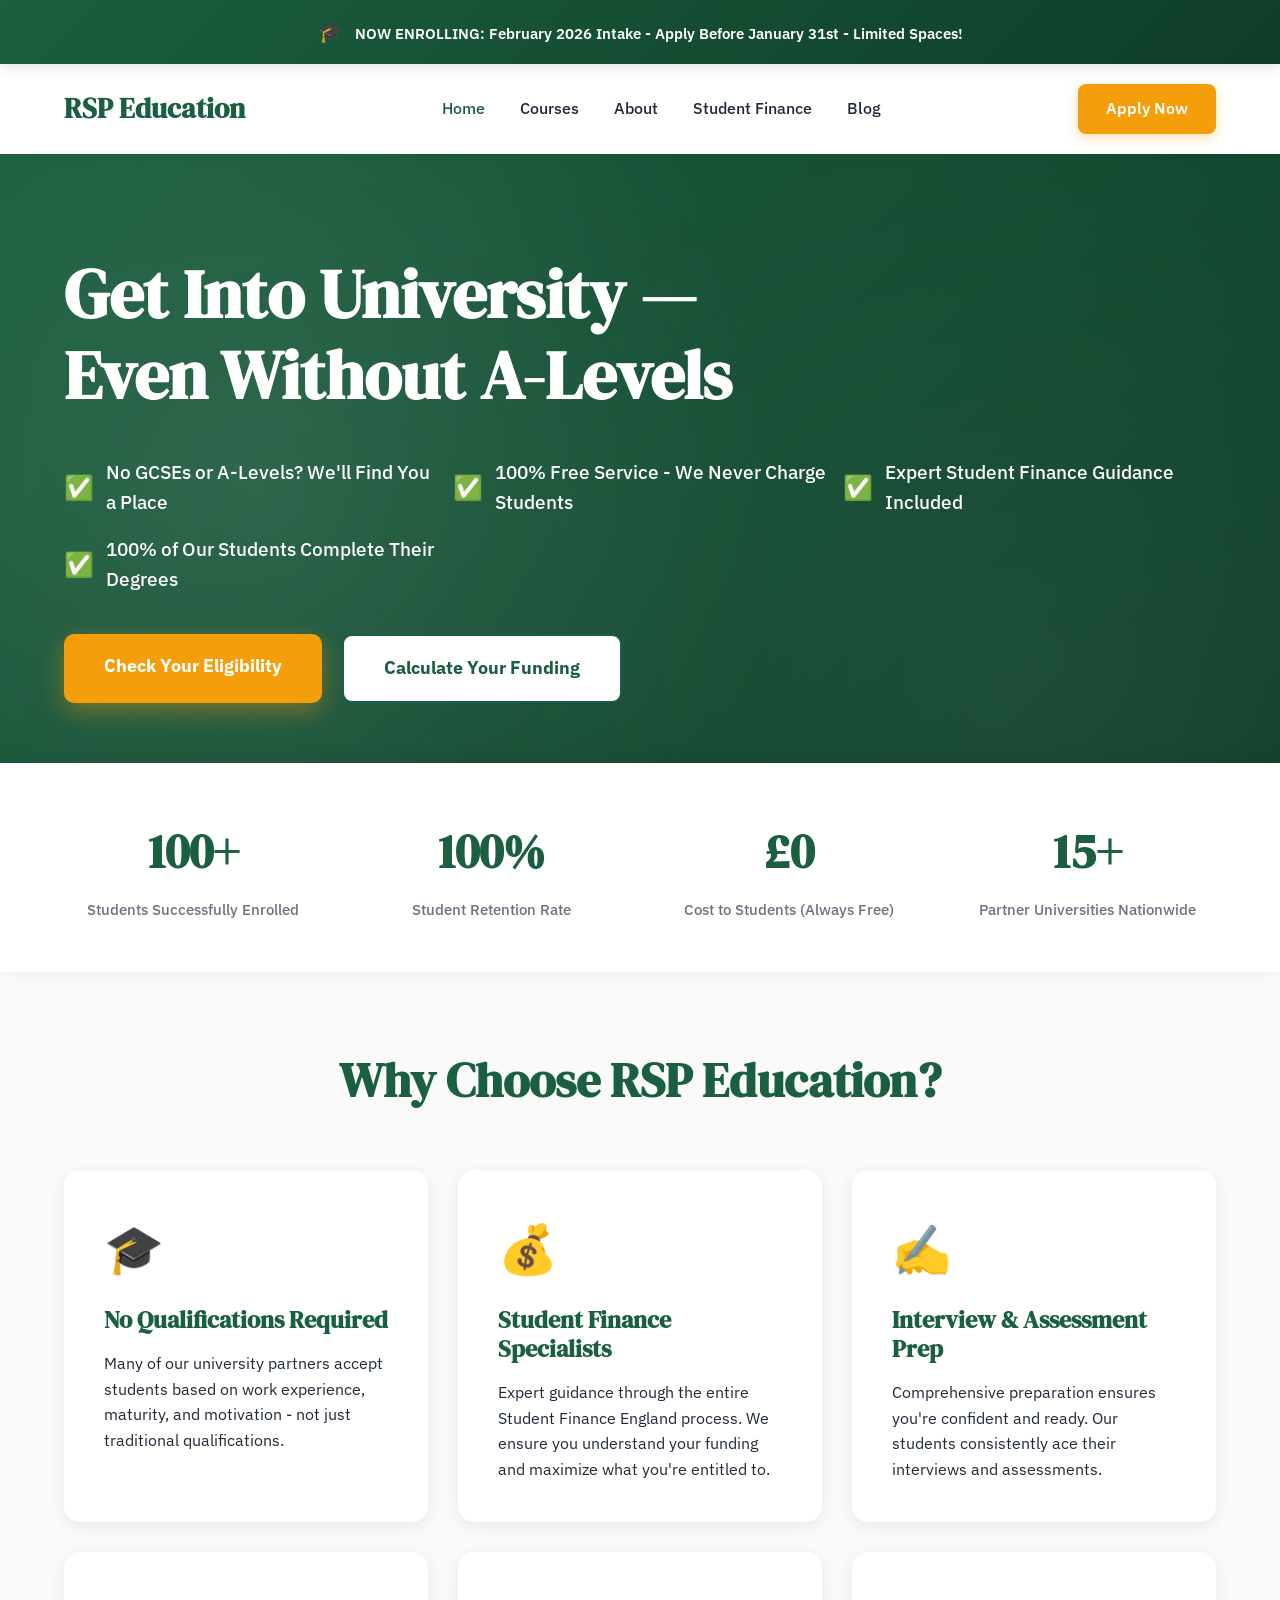
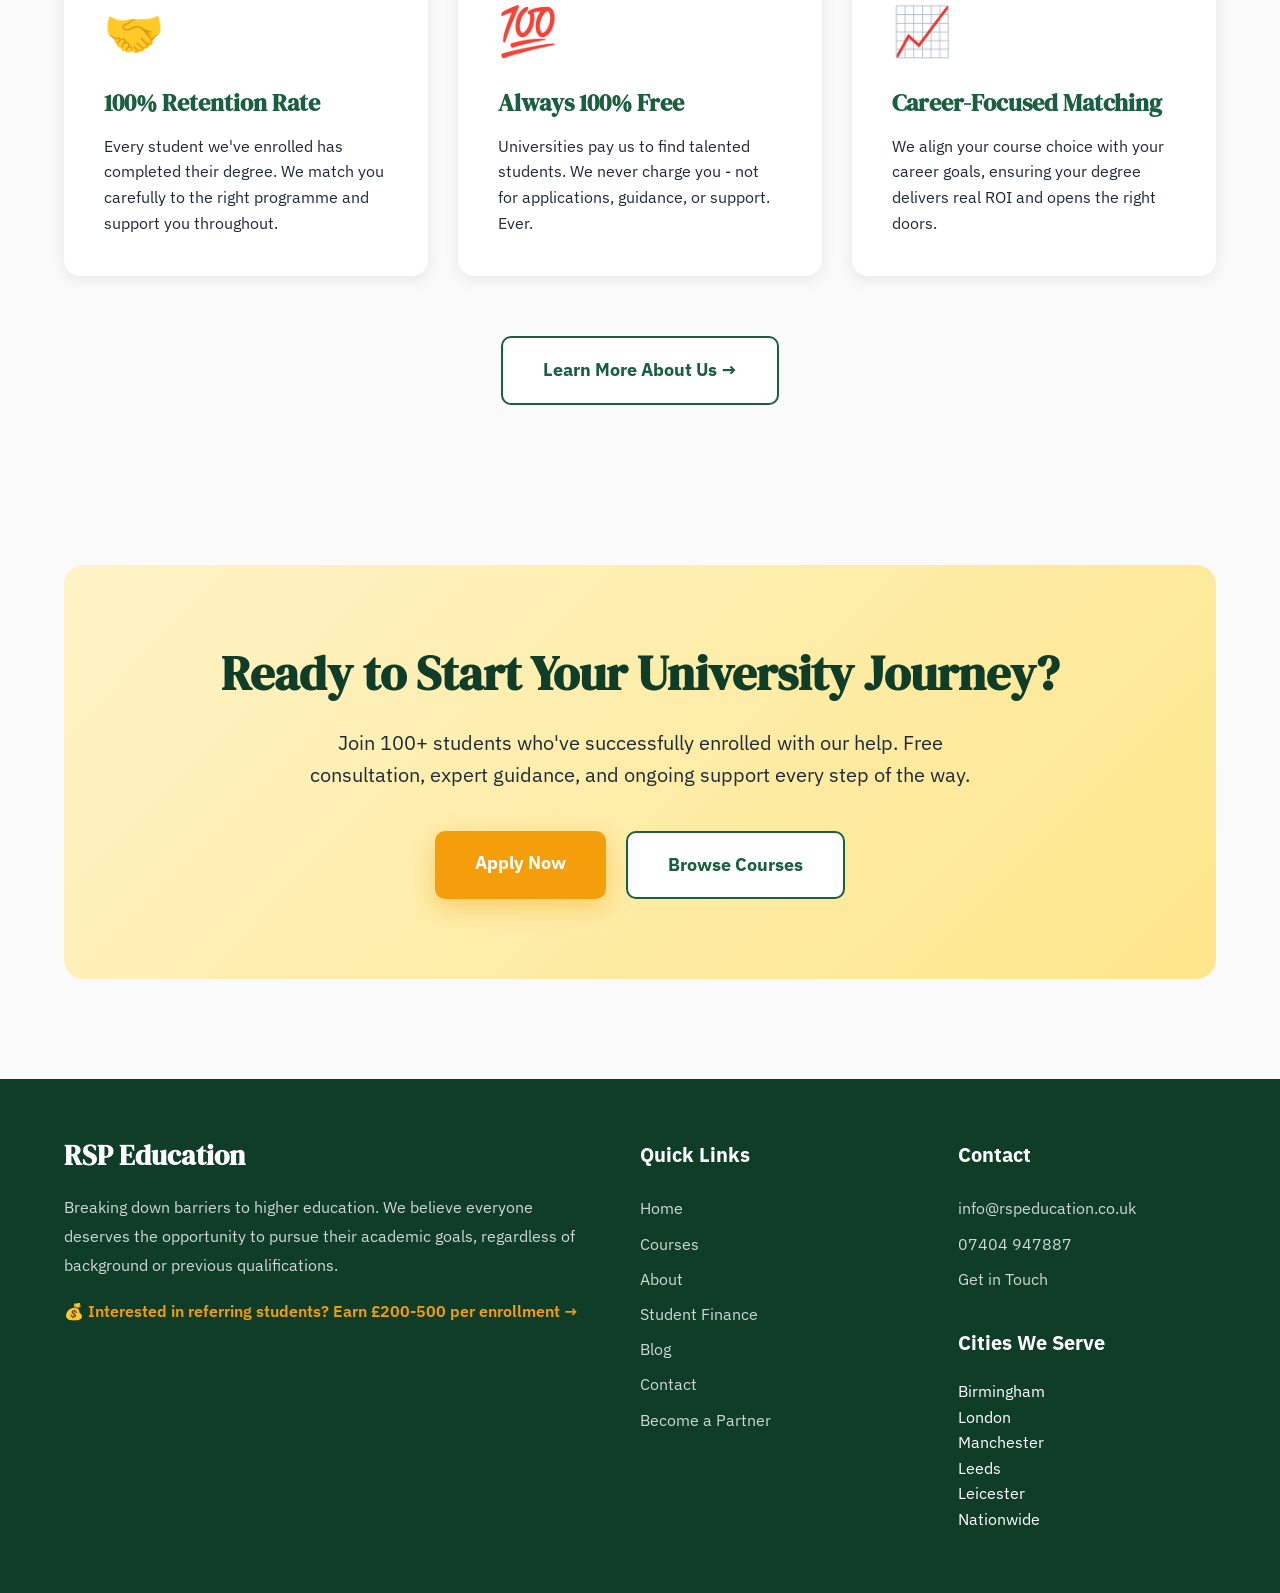
<file: index.html>
<!DOCTYPE html>
<html lang="en">
<head>
    <meta charset="UTF-8">
    <meta name="viewport" content="width=device-width, initial-scale=1.0">
    <title>RSP Education | Get Into University Without A-Levels | 100% Free Service</title>
    <meta name="description" content="No GCSEs or A-Levels? No problem. Free university application support, expert Student Finance guidance & interview prep. 100+ students enrolled. 100% retention rate.">
    
    <link rel="preconnect" href="https://fonts.googleapis.com">
    <link rel="preconnect" href="https://fonts.gstatic.com" crossorigin>
    <link href="https://fonts.googleapis.com/css2?family=DM+Serif+Display:ital@0;1&family=IBM+Plex+Sans:wght@400;500;600;700&display=swap" rel="stylesheet">
    <link rel="stylesheet" href="css/style.css">
    
    <style>
        /* Hero Section */
        .hero {
            background: linear-gradient(135deg, var(--primary) 0%, var(--primary-dark) 100%);
            color: white;
            padding: 100px 5% 120px;
            position: relative;
            overflow: hidden;
        }
        
        .hero::before {
            content: '';
            position: absolute;
            top: 0;
            left: 0;
            right: 0;
            bottom: 0;
            background: 
                radial-gradient(circle at 20% 50%, rgba(255,255,255,0.1) 0%, transparent 50%),
                radial-gradient(circle at 80% 80%, rgba(255,255,255,0.05) 0%, transparent 50%);
            pointer-events: none;
        }
        
        .hero-content {
            max-width: 1400px;
            margin: 0 auto;
            position: relative;
            z-index: 1;
        }
        
        .hero h1 {
            font-size: 68px;
            margin-bottom: 24px;
        }
        
        .hero-checklist {
            display: grid;
            grid-template-columns: repeat(auto-fit, minmax(300px, 1fr));
            gap: 16px;
            margin: 40px 0;
        }
        
        .hero-checklist li {
            display: flex;
            align-items: center;
            gap: 12px;
            font-size: 19px;
            font-weight: 500;
        }
        
        .hero-checklist li::before {
            content: '✅';
            font-size: 24px;
        }
        
        .hero-cta {
            display: flex;
            gap: 20px;
            margin-top: 40px;
            flex-wrap: wrap;
        }
        
        /* Stats Bar */
        .stats-bar {
            background: white;
            padding: 50px 5%;
            box-shadow: 0 -4px 20px rgba(0,0,0,0.08);
            margin-top: -60px;
            position: relative;
            z-index: 10;
        }
        
        .stats-container {
            max-width: 1400px;
            margin: 0 auto;
            display: grid;
            grid-template-columns: repeat(auto-fit, minmax(200px, 1fr));
            gap: 40px;
            text-align: center;
        }
        
        .stat-number {
            font-size: 48px;
            font-weight: 700;
            color: var(--primary);
            font-family: 'DM Serif Display', serif;
            margin-bottom: 8px;
        }
        
        .stat-label {
            color: var(--text-light);
            font-weight: 500;
            font-size: 15px;
        }
        
        /* Value Props */
        .value-props {
            display: grid;
            grid-template-columns: repeat(auto-fit, minmax(320px, 1fr));
            gap: 30px;
            margin: 60px 0;
        }
        
        .value-card {
            background: white;
            padding: 40px;
            border-radius: 16px;
            box-shadow: 0 4px 16px rgba(0,0,0,0.08);
            transition: all 0.3s;
        }
        
        .value-card:hover {
            transform: translateY(-8px);
            box-shadow: 0 12px 32px rgba(0,0,0,0.12);
        }
        
        .value-icon {
            font-size: 48px;
            margin-bottom: 20px;
        }
        
        .value-card h3 {
            font-size: 24px;
            margin-bottom: 16px;
            color: var(--primary);
        }
        
        /* CTA Section */
        .cta-section {
            background: linear-gradient(135deg, #fef3c7 0%, #fde68a 100%);
            padding: 80px 5%;
            text-align: center;
            border-radius: 20px;
            margin: 80px 5%;
        }
        
        .cta-section h2 {
            font-size: 48px;
            color: var(--primary-dark);
            margin-bottom: 24px;
        }
        
        .cta-section p {
            font-size: 20px;
            margin-bottom: 40px;
            max-width: 700px;
            margin-left: auto;
            margin-right: auto;
        }
        
        @media (max-width: 768px) {
            .hero h1 {
                font-size: 42px;
            }
            
            .hero-checklist {
                grid-template-columns: 1fr;
            }
            
            .stats-container {
                grid-template-columns: 1fr 1fr;
            }
        }
    </style>
</head>
<body>
    <!-- Urgent Banner -->
    <div class="urgent-banner">
        <span>🎓</span> NOW ENROLLING: February 2026 Intake - Apply Before January 31st - Limited Spaces!
    </div>
    
    <!-- Header -->
    <header>
        <nav>
            <a href="index.html" class="logo">RSP Education</a>
            <ul class="nav-links">
                <li><a href="index.html" class="active">Home</a></li>
                <li><a href="courses.html">Courses</a></li>
                <li><a href="about.html">About</a></li>
                <li><a href="student-finance.html">Student Finance</a></li>
                <li><a href="blog.html">Blog</a></li>
            </ul>
            <a href="contact.html" class="cta-btn-header">Apply Now</a>
        </nav>
    </header>
    
    <!-- Hero Section -->
    <section class="hero">
        <div class="hero-content">
            <h1>Get Into University —<br>Even Without A-Levels</h1>
            <ul class="hero-checklist">
                <li>No GCSEs or A-Levels? We'll Find You a Place</li>
                <li>100% Free Service - We Never Charge Students</li>
                <li>Expert Student Finance Guidance Included</li>
                <li>100% of Our Students Complete Their Degrees</li>
            </ul>
            <div class="hero-cta">
                <a href="contact.html" class="btn-primary">Check Your Eligibility</a>
                <a href="student-finance.html" class="btn-secondary">Calculate Your Funding</a>
            </div>
        </div>
    </section>
    
    <!-- Stats Bar -->
    <div class="stats-bar">
        <div class="stats-container">
            <div class="stat">
                <div class="stat-number">100+</div>
                <div class="stat-label">Students Successfully Enrolled</div>
            </div>
            <div class="stat">
                <div class="stat-number">100%</div>
                <div class="stat-label">Student Retention Rate</div>
            </div>
            <div class="stat">
                <div class="stat-number">£0</div>
                <div class="stat-label">Cost to Students (Always Free)</div>
            </div>
            <div class="stat">
                <div class="stat-number">15+</div>
                <div class="stat-label">Partner Universities Nationwide</div>
            </div>
        </div>
    </div>
    
    <!-- Value Props -->
    <div class="container">
        <h2 class="section-title">Why Choose RSP Education?</h2>
        <div class="value-props">
            <div class="value-card">
                <div class="value-icon">🎓</div>
                <h3>No Qualifications Required</h3>
                <p>Many of our university partners accept students based on work experience, maturity, and motivation - not just traditional qualifications.</p>
            </div>
            
            <div class="value-card">
                <div class="value-icon">💰</div>
                <h3>Student Finance Specialists</h3>
                <p>Expert guidance through the entire Student Finance England process. We ensure you understand your funding and maximize what you're entitled to.</p>
            </div>
            
            <div class="value-card">
                <div class="value-icon">✍️</div>
                <h3>Interview & Assessment Prep</h3>
                <p>Comprehensive preparation ensures you're confident and ready. Our students consistently ace their interviews and assessments.</p>
            </div>
            
            <div class="value-card">
                <div class="value-icon">🤝</div>
                <h3>100% Retention Rate</h3>
                <p>Every student we've enrolled has completed their degree. We match you carefully to the right programme and support you throughout.</p>
            </div>
            
            <div class="value-card">
                <div class="value-icon">💯</div>
                <h3>Always 100% Free</h3>
                <p>Universities pay us to find talented students. We never charge you - not for applications, guidance, or support. Ever.</p>
            </div>
            
            <div class="value-card">
                <div class="value-icon">📈</div>
                <h3>Career-Focused Matching</h3>
                <p>We align your course choice with your career goals, ensuring your degree delivers real ROI and opens the right doors.</p>
            </div>
        </div>
        
        <div style="text-align: center; margin-top: 60px;">
            <a href="about.html" class="btn-secondary">Learn More About Us →</a>
        </div>
    </div>
    
    <!-- CTA Section -->
    <div class="cta-section">
        <h2>Ready to Start Your University Journey?</h2>
        <p>Join 100+ students who've successfully enrolled with our help. Free consultation, expert guidance, and ongoing support every step of the way.</p>
        <div style="display: flex; gap: 20px; justify-content: center; flex-wrap: wrap;">
            <a href="contact.html" class="btn-primary">Apply Now</a>
            <a href="courses.html" class="btn-secondary">Browse Courses</a>
        </div>
    </div>
    
    <!-- Footer -->
    <footer>
        <div class="footer-content">
            <div class="footer-about">
                <h3>RSP Education</h3>
                <p style="line-height: 1.8; opacity: 0.8;">
                    Breaking down barriers to higher education. We believe everyone deserves the opportunity 
                    to pursue their academic goals, regardless of background or previous qualifications.
                </p>
                <p style="margin-top: 20px; font-weight: 600;">
                    💰 <a href="referral-partners.html" style="color: var(--accent); text-decoration: none;">Interested in referring students? Earn £200-500 per enrollment →</a>
                </p>
            </div>
            
            <div class="footer-links">
                <h4>Quick Links</h4>
                <ul>
                    <li><a href="index.html">Home</a></li>
                    <li><a href="courses.html">Courses</a></li>
                    <li><a href="about.html">About</a></li>
                    <li><a href="student-finance.html">Student Finance</a></li>
                    <li><a href="blog.html">Blog</a></li>
                    <li><a href="contact.html">Contact</a></li>
                    <li><a href="referral-partners.html">Become a Partner</a></li>
                </ul>
            </div>
            
            <div class="footer-links">
                <h4>Contact</h4>
                <ul>
                    <li><a href="mailto:info@rspeducation.co.uk">info@rspeducation.co.uk</a></li>
                    <li><a href="tel:+447404947887">07404 947887</a></li>
                    <li><a href="contact.html">Get in Touch</a></li>
                </ul>
                <h4 style="margin-top: 30px;">Cities We Serve</h4>
                <ul>
                    <li>Birmingham</li>
                    <li>London</li>
                    <li>Manchester</li>
                    <li>Leeds</li>
                    <li>Leicester</li>
                    <li>Nationwide</li>
                </ul>
            </div>
        </div>
</file>
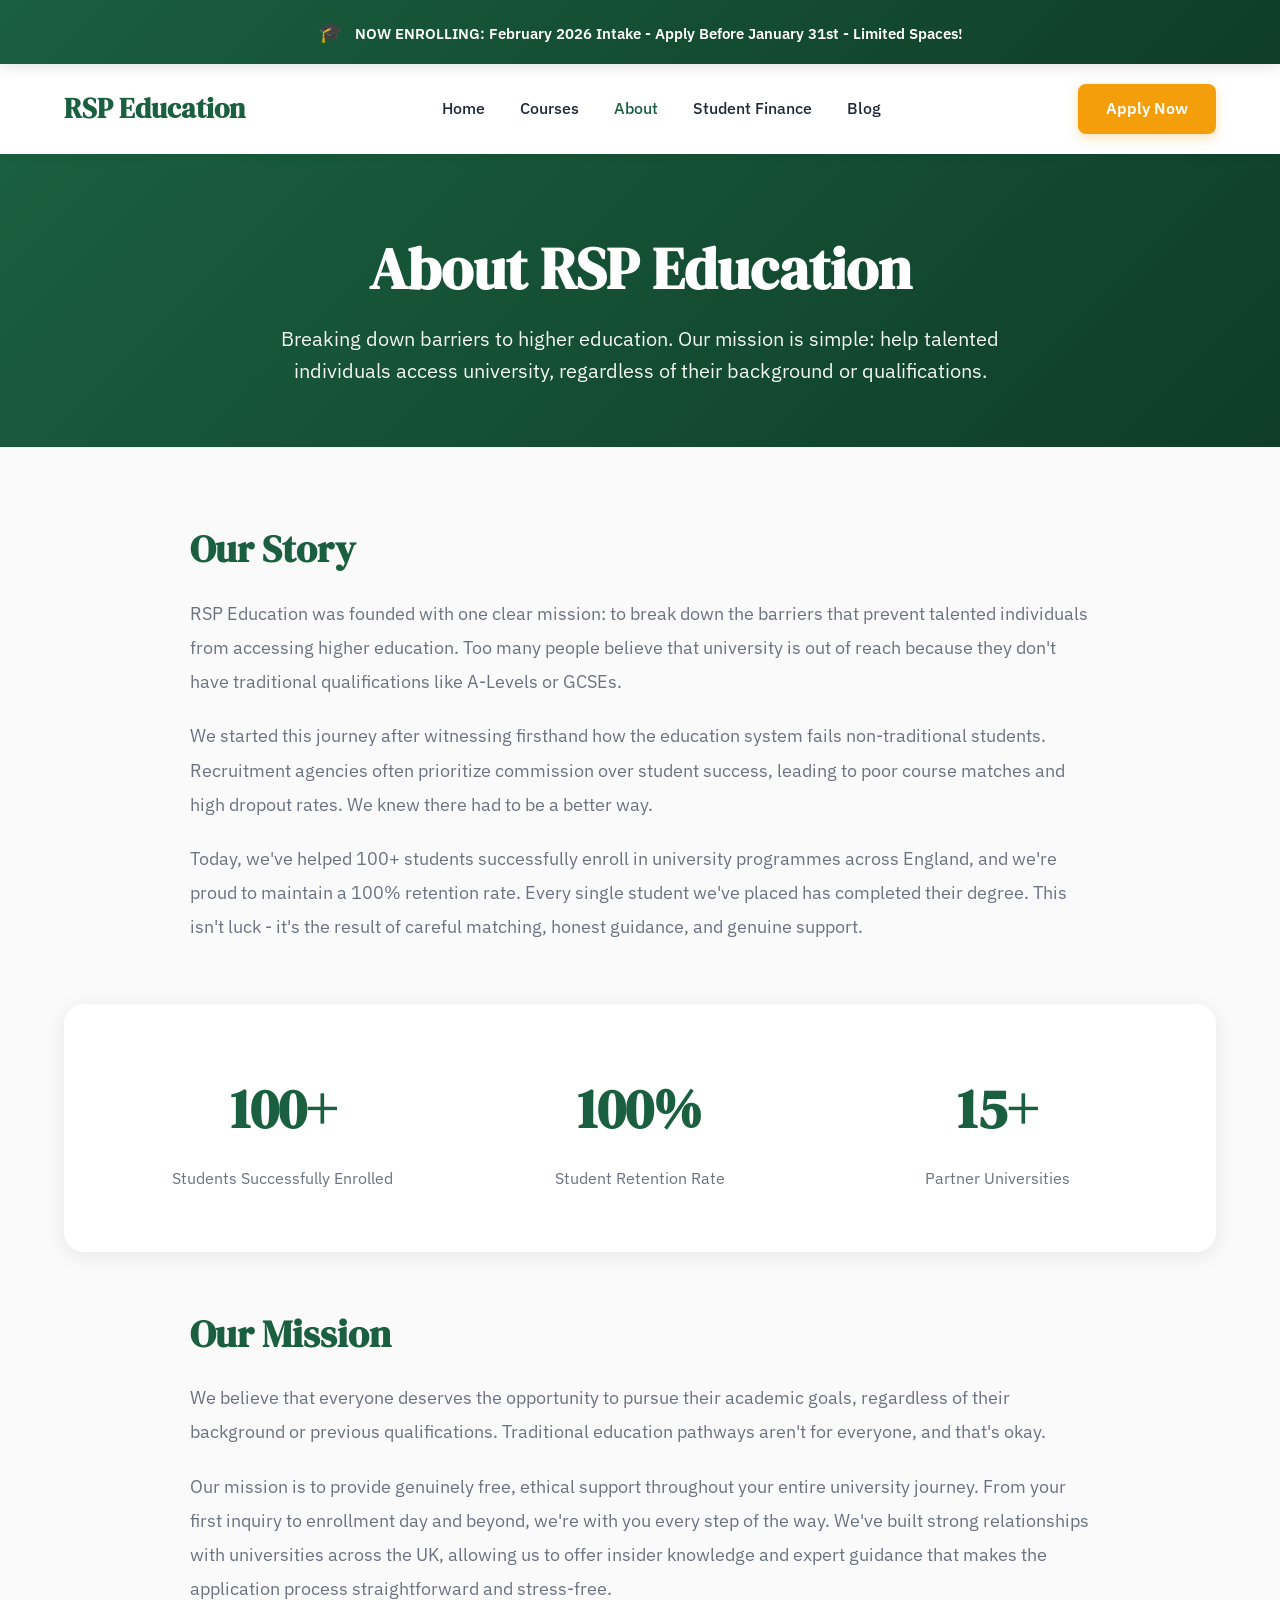
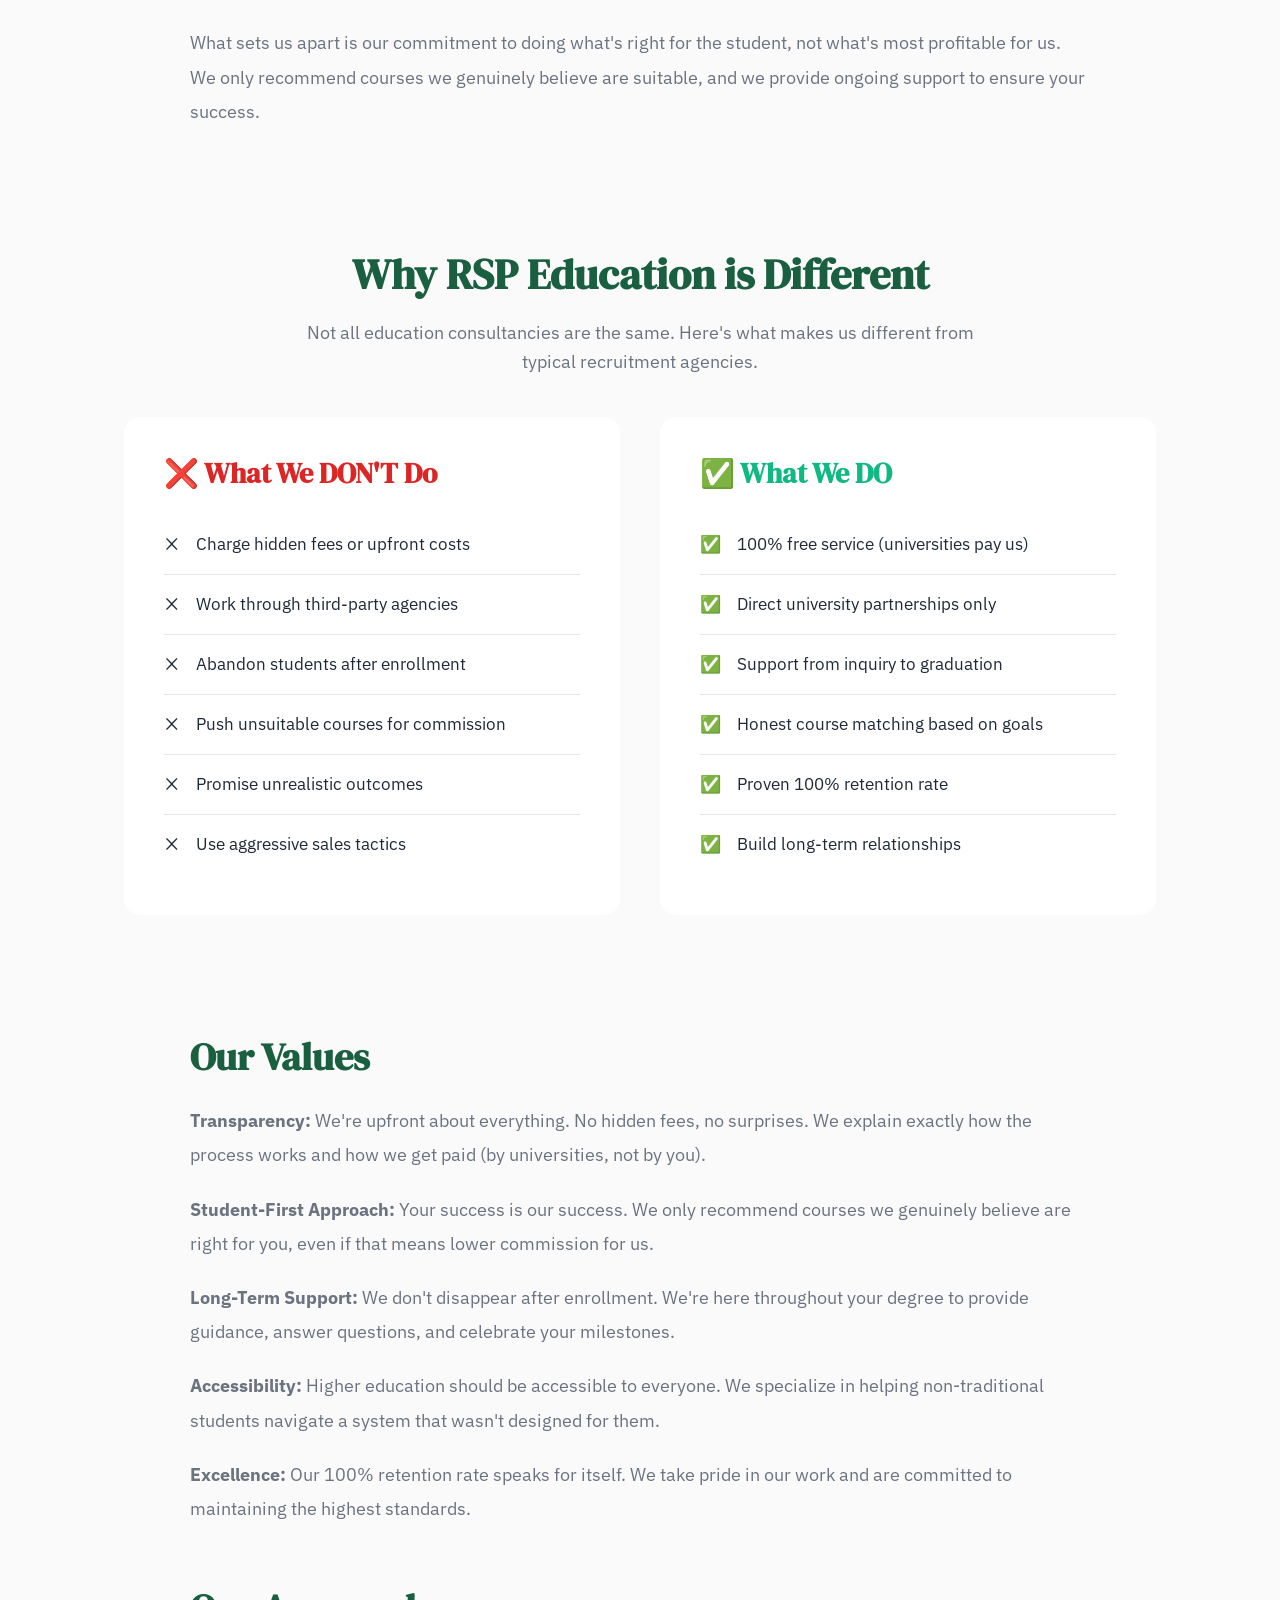
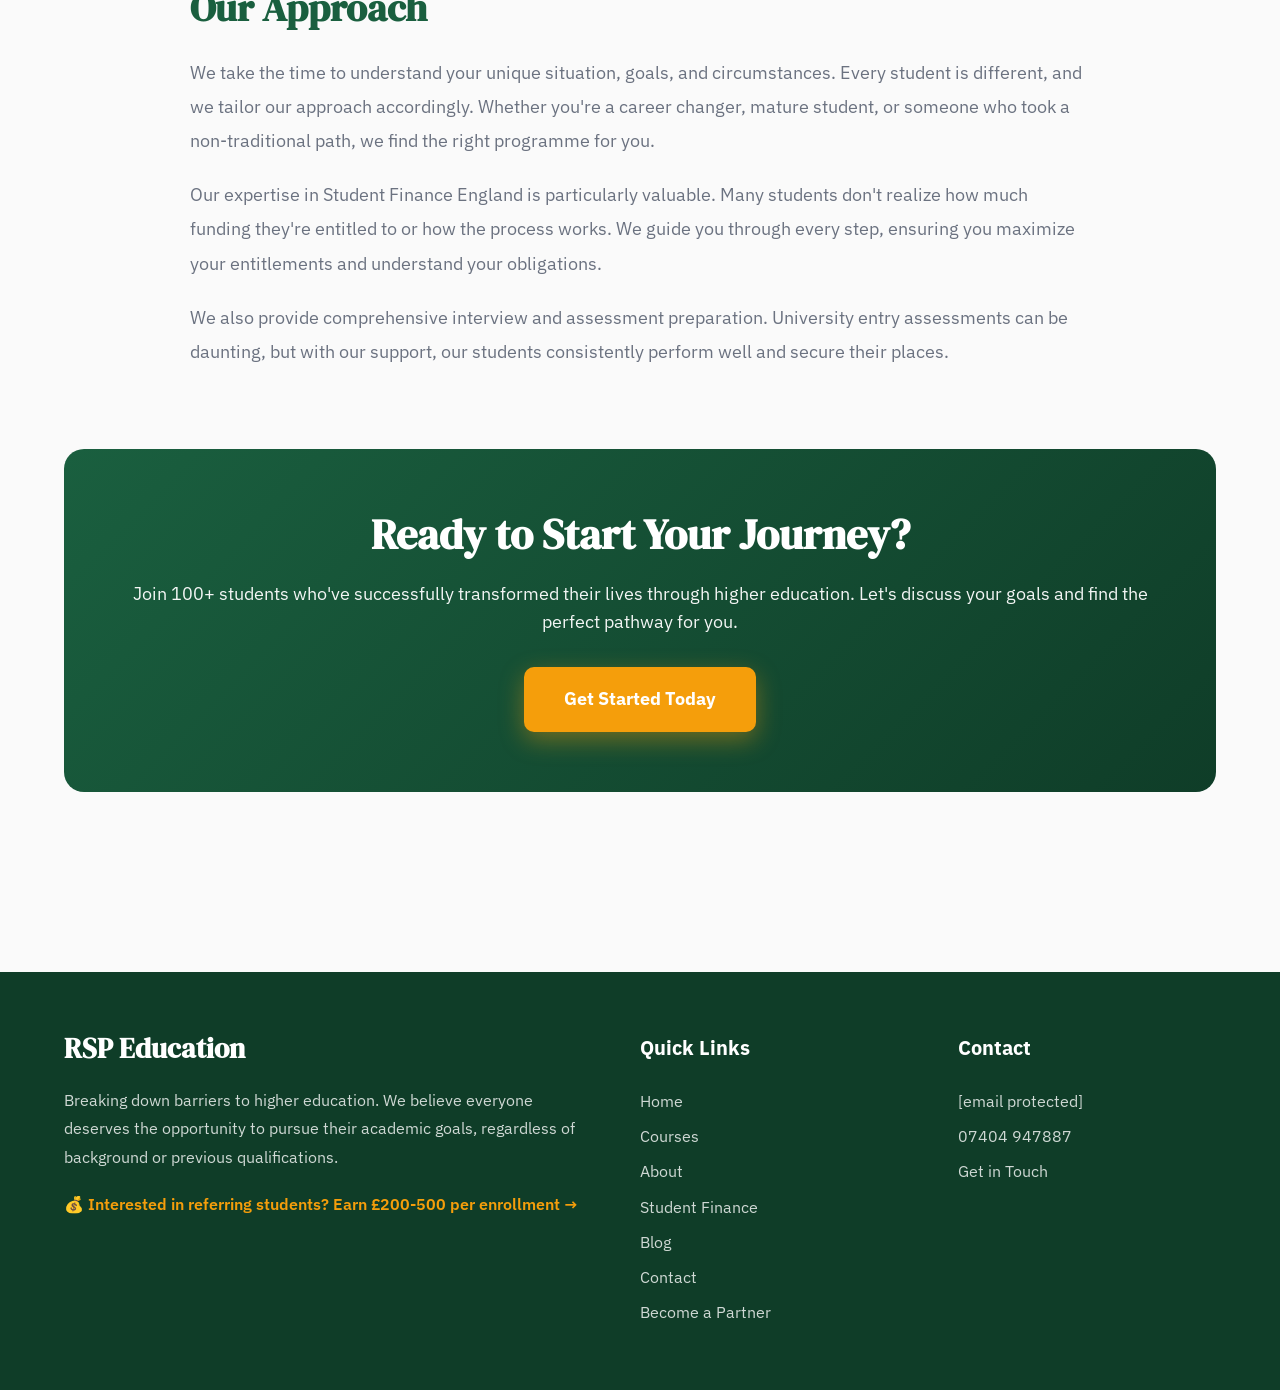
<file: about.html>
<!DOCTYPE html>
<html lang="en">
<head>
    <meta charset="UTF-8">
    <meta name="viewport" content="width=device-width, initial-scale=1.0">
    <title>About RSP Education | Our Mission & Story</title>
    <meta name="description" content="Founded to break down barriers to higher education. 100+ students enrolled, 100% retention rate. Learn about our ethical approach to university access.">
    
    <link rel="preconnect" href="https://fonts.googleapis.com">
    <link rel="preconnect" href="https://fonts.gstatic.com" crossorigin>
    <link href="https://fonts.googleapis.com/css2?family=DM+Serif+Display:ital@0;1&family=IBM+Plex+Sans:wght@400;500;600;700&display=swap" rel="stylesheet">
    <link rel="stylesheet" href="css/style.css">
    
    <style>
        .content-section {
            max-width: 900px;
            margin: 0 auto 60px;
        }
        
        .content-section h2 {
            font-size: 38px;
            color: var(--primary);
            margin-bottom: 24px;
        }
        
        .content-section p {
            font-size: 18px;
            line-height: 1.9;
            color: var(--text-light);
            margin-bottom: 20px;
        }
        
        .comparison-section {
            background: var(--bg);
            padding: 60px;
            border-radius: 20px;
            margin: 60px 0;
        }
        
        .comparison-grid {
            display: grid;
            grid-template-columns: 1fr 1fr;
            gap: 40px;
            margin-top: 40px;
        }
        
        .dont-do, .do-do {
            background: white;
            padding: 40px;
            border-radius: 16px;
        }
        
        .dont-do h3 {
            color: #dc2626;
            font-size: 28px;
            margin-bottom: 24px;
        }
        
        .do-do h3 {
            color: var(--success);
            font-size: 28px;
            margin-bottom: 24px;
        }
        
        .comparison-list {
            list-style: none;
        }
        
        .comparison-list li {
            padding: 16px 0;
            border-bottom: 1px solid var(--border);
            font-size: 17px;
        }
        
        .comparison-list li:last-child {
            border-bottom: none;
        }
        
        .dont-do li::before {
            content: '❌ ';
            margin-right: 12px;
        }
        
        .do-do li::before {
            content: '✅ ';
            margin-right: 12px;
        }
        
        .stats-highlight {
            background: white;
            padding: 60px;
            border-radius: 20px;
            display: grid;
            grid-template-columns: repeat(3, 1fr);
            gap: 40px;
            text-align: center;
            margin: 60px 0;
            box-shadow: 0 4px 20px rgba(0,0,0,0.08);
        }
        
        .stat-big {
            font-size: 56px;
            font-weight: 700;
            color: var(--primary);
            font-family: 'DM Serif Display', serif;
        }
        
        .stat-label-big {
            font-size: 16px;
            color: var(--text-light);
            margin-top: 12px;
        }
        
        @media (max-width: 768px) {
            .comparison-grid {
                grid-template-columns: 1fr;
            }
            
            .stats-highlight {
                grid-template-columns: 1fr;
            }
        }
    </style>
</head>
<body>
    <!-- Urgent Banner -->
    <div class="urgent-banner">
        <span>🎓</span> NOW ENROLLING: February 2026 Intake - Apply Before January 31st - Limited Spaces!
    </div>
    
    <!-- Header -->
    <header>
        <nav>
            <a href="index.html" class="logo">RSP Education</a>
            <ul class="nav-links">
                <li><a href="index.html">Home</a></li>
                <li><a href="courses.html">Courses</a></li>
                <li><a href="about.html" class="active">About</a></li>
                <li><a href="student-finance.html">Student Finance</a></li>
                <li><a href="blog.html">Blog</a></li>
            </ul>
            <a href="contact.html" class="cta-btn-header">Apply Now</a>
        </nav>
    </header>
    
    <!-- Page Header -->
    <div class="page-header">
        <h1>About RSP Education</h1>
        <p>Breaking down barriers to higher education. Our mission is simple: help talented individuals access university, regardless of their background or qualifications.</p>
    </div>
    
    <!-- Content -->
    <div class="container">
        <!-- Our Story -->
        <div class="content-section">
            <h2>Our Story</h2>
            <p>
                RSP Education was founded with one clear mission: to break down the barriers that prevent talented individuals from accessing higher education. Too many people believe that university is out of reach because they don't have traditional qualifications like A-Levels or GCSEs.
            </p>
            <p>
                We started this journey after witnessing firsthand how the education system fails non-traditional students. Recruitment agencies often prioritize commission over student success, leading to poor course matches and high dropout rates. We knew there had to be a better way.
            </p>
            <p>
                Today, we've helped 100+ students successfully enroll in university programmes across England, and we're proud to maintain a 100% retention rate. Every single student we've placed has completed their degree. This isn't luck - it's the result of careful matching, honest guidance, and genuine support.
            </p>
        </div>
        
        <!-- Stats -->
        <div class="stats-highlight">
            <div>
                <div class="stat-big">100+</div>
                <div class="stat-label-big">Students Successfully Enrolled</div>
            </div>
            <div>
                <div class="stat-big">100%</div>
                <div class="stat-label-big">Student Retention Rate</div>
            </div>
            <div>
                <div class="stat-big">15+</div>
                <div class="stat-label-big">Partner Universities</div>
            </div>
        </div>
        
        <!-- Our Mission -->
        <div class="content-section">
            <h2>Our Mission</h2>
            <p>
                We believe that everyone deserves the opportunity to pursue their academic goals, regardless of their background or previous qualifications. Traditional education pathways aren't for everyone, and that's okay.
            </p>
            <p>
                Our mission is to provide genuinely free, ethical support throughout your entire university journey. From your first inquiry to enrollment day and beyond, we're with you every step of the way. We've built strong relationships with universities across the UK, allowing us to offer insider knowledge and expert guidance that makes the application process straightforward and stress-free.
            </p>
            <p>
                What sets us apart is our commitment to doing what's right for the student, not what's most profitable for us. We only recommend courses we genuinely believe are suitable, and we provide ongoing support to ensure your success.
            </p>
        </div>
        
        <!-- Why We're Different -->
        <div class="comparison-section">
            <h2 style="text-align: center; font-size: 42px; color: var(--primary); margin-bottom: 20px;">Why RSP Education is Different</h2>
            <p style="text-align: center; max-width: 700px; margin: 0 auto 40px; font-size: 18px; color: var(--text-light);">
                Not all education consultancies are the same. Here's what makes us different from typical recruitment agencies.
            </p>
            <div class="comparison-grid">
                <div class="dont-do">
                    <h3>❌ What We DON'T Do</h3>
                    <ul class="comparison-list">
                        <li>Charge hidden fees or upfront costs</li>
                        <li>Work through third-party agencies</li>
                        <li>Abandon students after enrollment</li>
                        <li>Push unsuitable courses for commission</li>
                        <li>Promise unrealistic outcomes</li>
                        <li>Use aggressive sales tactics</li>
                    </ul>
                </div>
                
                <div class="do-do">
                    <h3>✅ What We DO</h3>
                    <ul class="comparison-list">
                        <li>100% free service (universities pay us)</li>
                        <li>Direct university partnerships only</li>
                        <li>Support from inquiry to graduation</li>
                        <li>Honest course matching based on goals</li>
                        <li>Proven 100% retention rate</li>
                        <li>Build long-term relationships</li>
                    </ul>
                </div>
            </div>
        </div>
        
        <!-- Our Values -->
        <div class="content-section">
            <h2>Our Values</h2>
            <p>
                <strong>Transparency:</strong> We're upfront about everything. No hidden fees, no surprises. We explain exactly how the process works and how we get paid (by universities, not by you).
            </p>
            <p>
                <strong>Student-First Approach:</strong> Your success is our success. We only recommend courses we genuinely believe are right for you, even if that means lower commission for us.
            </p>
            <p>
                <strong>Long-Term Support:</strong> We don't disappear after enrollment. We're here throughout your degree to provide guidance, answer questions, and celebrate your milestones.
            </p>
            <p>
                <strong>Accessibility:</strong> Higher education should be accessible to everyone. We specialize in helping non-traditional students navigate a system that wasn't designed for them.
            </p>
            <p>
                <strong>Excellence:</strong> Our 100% retention rate speaks for itself. We take pride in our work and are committed to maintaining the highest standards.
            </p>
        </div>
        
        <!-- Our Approach -->
        <div class="content-section">
            <h2>Our Approach</h2>
            <p>
                We take the time to understand your unique situation, goals, and circumstances. Every student is different, and we tailor our approach accordingly. Whether you're a career changer, mature student, or someone who took a non-traditional path, we find the right programme for you.
            </p>
            <p>
                Our expertise in Student Finance England is particularly valuable. Many students don't realize how much funding they're entitled to or how the process works. We guide you through every step, ensuring you maximize your entitlements and understand your obligations.
            </p>
            <p>
                We also provide comprehensive interview and assessment preparation. University entry assessments can be daunting, but with our support, our students consistently perform well and secure their places.
            </p>
        </div>
        
        <!-- CTA -->
        <div style="background: linear-gradient(135deg, var(--primary) 0%, var(--primary-dark) 100%); padding: 60px; border-radius: 20px; text-align: center; color: white; margin-top: 80px;">
            <h2 style="font-size: 42px; margin-bottom: 20px;">Ready to Start Your Journey?</h2>
            <p style="font-size: 18px; margin-bottom: 30px; opacity: 0.95;">
                Join 100+ students who've successfully transformed their lives through higher education. Let's discuss your goals and find the perfect pathway for you.
            </p>
            <a href="contact.html" class="btn-primary">Get Started Today</a>
        </div>
    </div>
    
    <!-- Footer -->
    <footer>
        <div class="footer-content">
            <div class="footer-about">
                <h3>RSP Education</h3>
                <p style="line-height: 1.8; opacity: 0.8;">
                    Breaking down barriers to higher education. We believe everyone deserves the opportunity 
                    to pursue their academic goals, regardless of background or previous qualifications.
                </p>
                <p style="margin-top: 20px; font-weight: 600;">
                    💰 <a href="referral-partners.html" style="color: var(--accent); text-decoration: none;">Interested in referring students? Earn £200-500 per enrollment →</a>
                </p>
            </div>
            
            <div class="footer-links">
                <h4>Quick Links</h4>
                <ul>
                    <li><a href="index.html">Home</a></li>
                    <li><a href="courses.html">Courses</a></li>
                    <li><a href="about.html">About</a></li>
                    <li><a href="student-finance.html">Student Finance</a></li>
                    <li><a href="blog.html">Blog</a></li>
                    <li><a href="contact.html">Contact</a></li>
                    <li><a href="referral-partners.html">Become a Partner</a></li>
                </ul>
            </div>
            
            <div class="footer-links">
                <h4>Contact</h4>
                <ul>
                    <li><a href="/cdn-cgi/l/email-protection#87eee9e1e8c7f5f4f7e2e3f2e4e6f3eee8e9a9e4e8a9f2ec"><span class="__cf_email__" data-cfemail="bed7d0d8d1fecccdcedbdacbdddfcad7d1d090ddd190cbd5">[email&#160;protected]</span></a></li>
                    <li><a href="tel:+447404947887">07404 947887</a></li>
                    <li><a href="contact.html">Get in Touch</a></li>
                </ul>
            </div>
        </div>
</file>
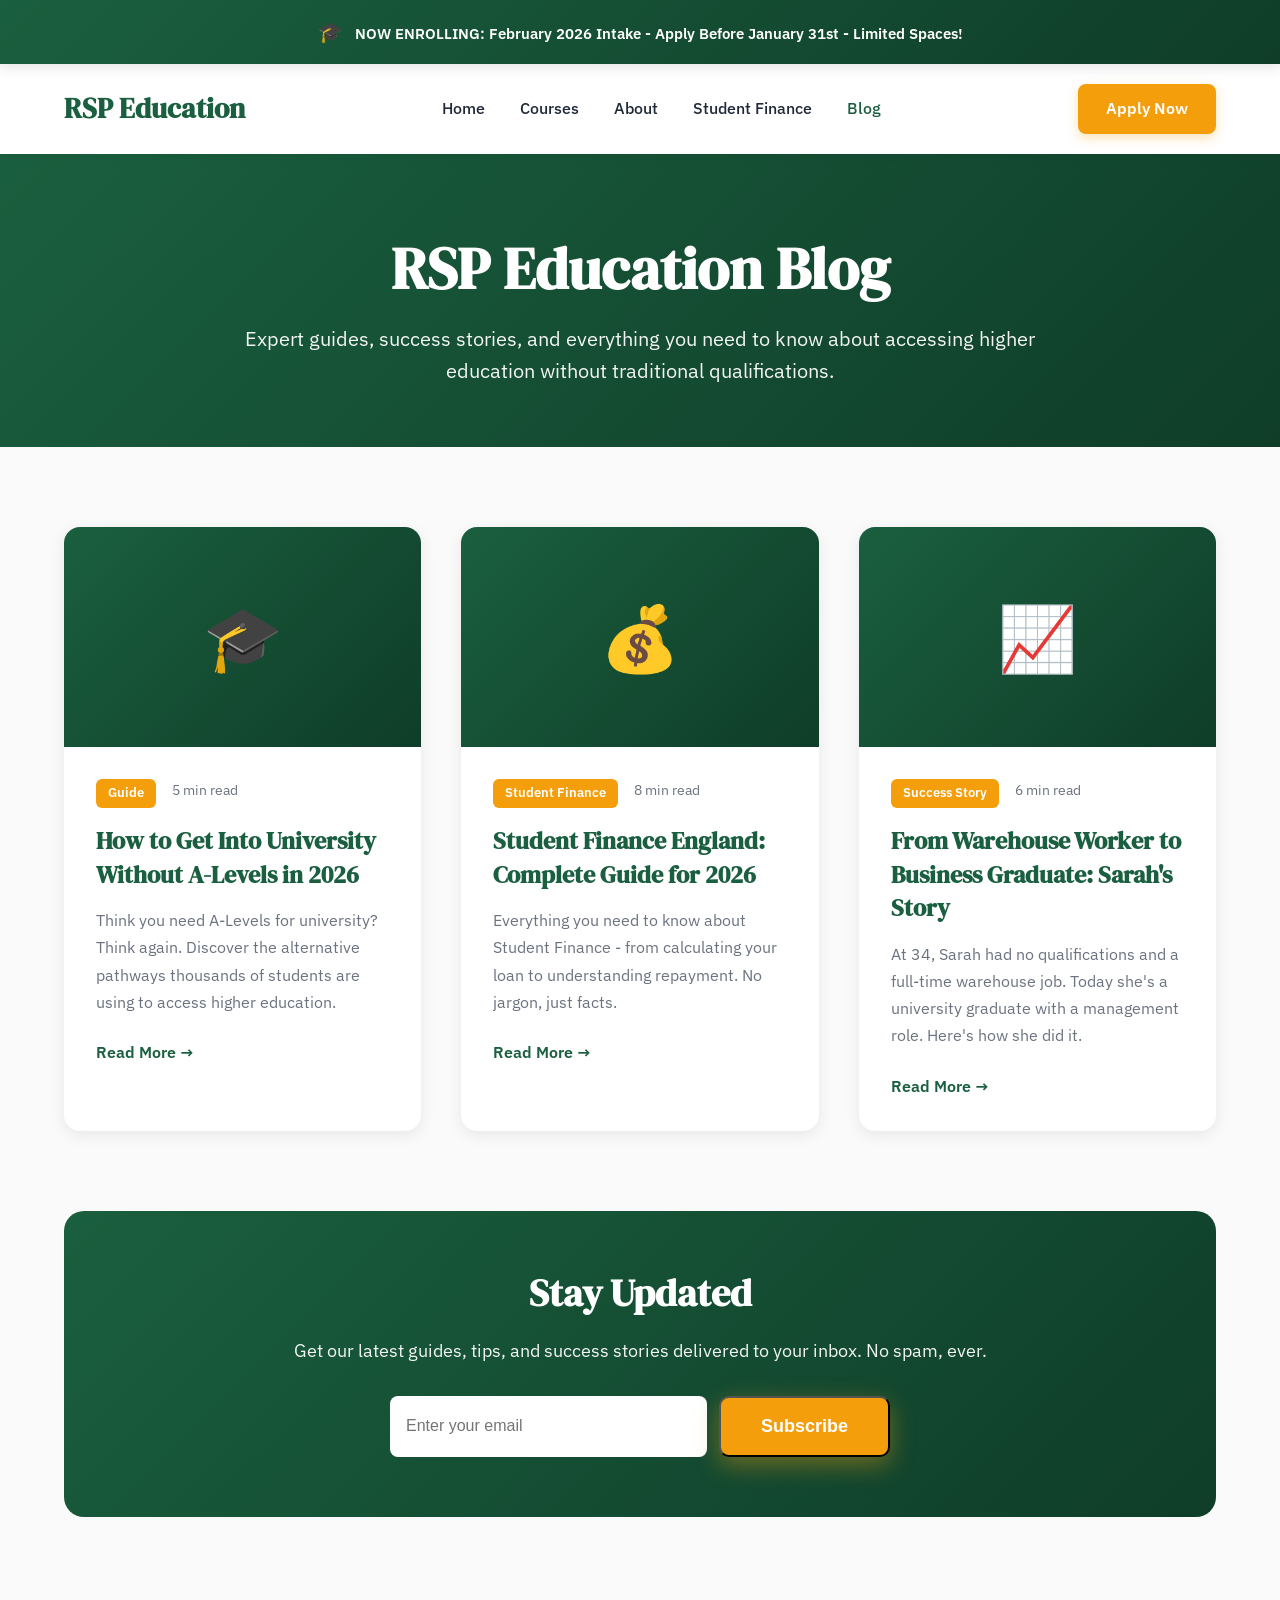
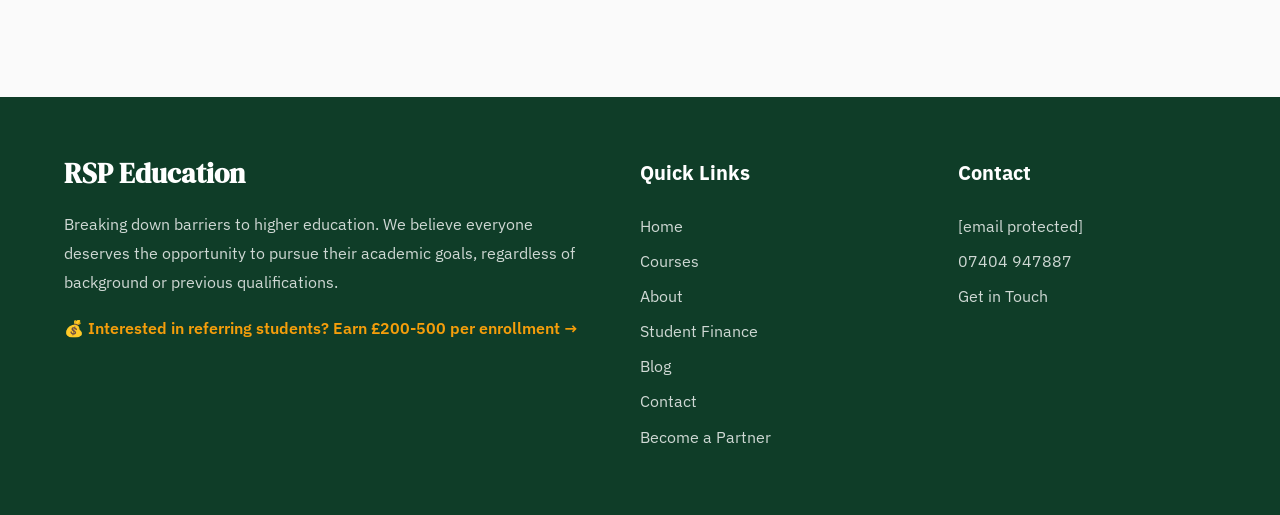
<file: blog.html>
<!DOCTYPE html>
<html lang="en">
<head>
    <meta charset="UTF-8">
    <meta name="viewport" content="width=device-width, initial-scale=1.0">
    <title>RSP Education Blog | University Access & Student Finance Guides</title>
    <meta name="description" content="Expert advice on accessing university without A-Levels, Student Finance guidance, mature student tips, and career change stories.">
    
    <link rel="preconnect" href="https://fonts.googleapis.com">
    <link rel="preconnect" href="https://fonts.gstatic.com" crossorigin>
    <link href="https://fonts.googleapis.com/css2?family=DM+Serif+Display:ital@0;1&family=IBM+Plex+Sans:wght@400;500;600;700&display=swap" rel="stylesheet">
    <link rel="stylesheet" href="css/style.css">
    
    <style>
        .blog-grid {
            display: grid;
            grid-template-columns: repeat(auto-fill, minmax(350px, 1fr));
            gap: 40px;
        }
        
        .blog-card {
            background: white;
            border-radius: 16px;
            overflow: hidden;
            box-shadow: 0 4px 16px rgba(0,0,0,0.08);
            transition: all 0.3s;
        }
        
        .blog-card:hover {
            transform: translateY(-8px);
            box-shadow: 0 12px 32px rgba(0,0,0,0.12);
        }
        
        .blog-image {
            width: 100%;
            height: 220px;
            background: linear-gradient(135deg, var(--primary) 0%, var(--primary-dark) 100%);
            display: flex;
            align-items: center;
            justify-content: center;
            font-size: 64px;
        }
        
        .blog-content {
            padding: 32px;
        }
        
        .blog-meta {
            display: flex;
            gap: 16px;
            margin-bottom: 16px;
            font-size: 14px;
            color: var(--text-light);
        }
        
        .blog-category {
            background: var(--accent);
            color: white;
            padding: 4px 12px;
            border-radius: 6px;
            font-weight: 600;
            font-size: 13px;
        }
        
        .blog-card h3 {
            font-size: 24px;
            color: var(--primary);
            margin-bottom: 16px;
            line-height: 1.4;
        }
        
        .blog-card p {
            color: var(--text-light);
            line-height: 1.7;
            margin-bottom: 24px;
        }
        
        .read-more {
            color: var(--primary);
            font-weight: 600;
            text-decoration: none;
            display: inline-flex;
            align-items: center;
            gap: 8px;
        }
        
        .read-more:hover {
            gap: 12px;
        }
    </style>
</head>
<body>
    <!-- Urgent Banner -->
    <div class="urgent-banner">
        <span>🎓</span> NOW ENROLLING: February 2026 Intake - Apply Before January 31st - Limited Spaces!
    </div>
    
    <!-- Header -->
    <header>
        <nav>
            <a href="index.html" class="logo">RSP Education</a>
            <ul class="nav-links">
                <li><a href="index.html">Home</a></li>
                <li><a href="courses.html">Courses</a></li>
                <li><a href="about.html">About</a></li>
                <li><a href="student-finance.html">Student Finance</a></li>
                <li><a href="blog.html" class="active">Blog</a></li>
            </ul>
            <a href="contact.html" class="cta-btn-header">Apply Now</a>
        </nav>
    </header>
    
    <!-- Page Header -->
    <div class="page-header">
        <h1>RSP Education Blog</h1>
        <p>Expert guides, success stories, and everything you need to know about accessing higher education without traditional qualifications.</p>
    </div>
    
    <!-- Blog Grid -->
    <div class="container">
        <div class="blog-grid">
            <!-- Blog Post 1 -->
            <article class="blog-card">
                <div class="blog-image">🎓</div>
                <div class="blog-content">
                    <div class="blog-meta">
                        <span class="blog-category">Guide</span>
                        <span>5 min read</span>
                    </div>
                    <h3>How to Get Into University Without A-Levels in 2026</h3>
                    <p>Think you need A-Levels for university? Think again. Discover the alternative pathways thousands of students are using to access higher education.</p>
                    <a href="blog/university-without-a-levels.html" class="read-more">Read More →</a>
                </div>
            </article>
            
            <!-- Blog Post 2 -->
            <article class="blog-card">
                <div class="blog-image">💰</div>
                <div class="blog-content">
                    <div class="blog-meta">
                        <span class="blog-category">Student Finance</span>
                        <span>8 min read</span>
                    </div>
                    <h3>Student Finance England: Complete Guide for 2026</h3>
                    <p>Everything you need to know about Student Finance - from calculating your loan to understanding repayment. No jargon, just facts.</p>
                    <a href="blog/student-finance-guide-2026.html" class="read-more">Read More →</a>
                </div>
            </article>
            
            <!-- Blog Post 3 -->
            <article class="blog-card">
                <div class="blog-image">📈</div>
                <div class="blog-content">
                    <div class="blog-meta">
                        <span class="blog-category">Success Story</span>
                        <span>6 min read</span>
                    </div>
                    <h3>From Warehouse Worker to Business Graduate: Sarah's Story</h3>
                    <p>At 34, Sarah had no qualifications and a full-time warehouse job. Today she's a university graduate with a management role. Here's how she did it.</p>
                    <a href="blog/sarah-success-story.html" class="read-more">Read More →</a>
                </div>
            </article>
        </div>
        
        <!-- Newsletter Signup -->
        <div style="background: linear-gradient(135deg, var(--primary) 0%, var(--primary-dark) 100%); padding: 60px; border-radius: 20px; text-align: center; color: white; margin-top: 80px;">
            <h2 style="font-size: 38px; margin-bottom: 20px;">Stay Updated</h2>
            <p style="font-size: 18px; margin-bottom: 30px; opacity: 0.95;">Get our latest guides, tips, and success stories delivered to your inbox. No spam, ever.</p>
            <div style="max-width: 500px; margin: 0 auto; display: flex; gap: 12px;">
                <input type="email" placeholder="Enter your email" style="flex: 1; padding: 16px; border-radius: 8px; border: none; font-size: 16px;">
                <button class="btn-primary" style="background: var(--accent); white-space: nowrap;">Subscribe</button>
            </div>
        </div>
    </div>
    
    <!-- Footer -->
    <footer>
        <div class="footer-content">
            <div class="footer-about">
                <h3>RSP Education</h3>
                <p style="line-height: 1.8; opacity: 0.8;">
                    Breaking down barriers to higher education. We believe everyone deserves the opportunity 
                    to pursue their academic goals, regardless of background or previous qualifications.
                </p>
                <p style="margin-top: 20px; font-weight: 600;">
                    💰 <a href="referral-partners.html" style="color: var(--accent); text-decoration: none;">Interested in referring students? Earn £200-500 per enrollment →</a>
                </p>
            </div>
            
            <div class="footer-links">
                <h4>Quick Links</h4>
                <ul>
                    <li><a href="index.html">Home</a></li>
                    <li><a href="courses.html">Courses</a></li>
                    <li><a href="about.html">About</a></li>
                    <li><a href="student-finance.html">Student Finance</a></li>
                    <li><a href="blog.html">Blog</a></li>
                    <li><a href="contact.html">Contact</a></li>
                    <li><a href="referral-partners.html">Become a Partner</a></li>
                </ul>
            </div>
            
            <div class="footer-links">
                <h4>Contact</h4>
                <ul>
                    <li><a href="/cdn-cgi/l/email-protection#0d64636b624d7f7e7d6869786e6c79646263236e62237866"><span class="__cf_email__" data-cfemail="8ce5e2eae3ccfefffce9e8f9efedf8e5e3e2a2efe3a2f9e7">[email&#160;protected]</span></a></li>
                    <li><a href="tel:+447404947887">07404 947887</a></li>
                    <li><a href="contact.html">Get in Touch</a></li>
                </ul>
            </div>
        </div>
</file>
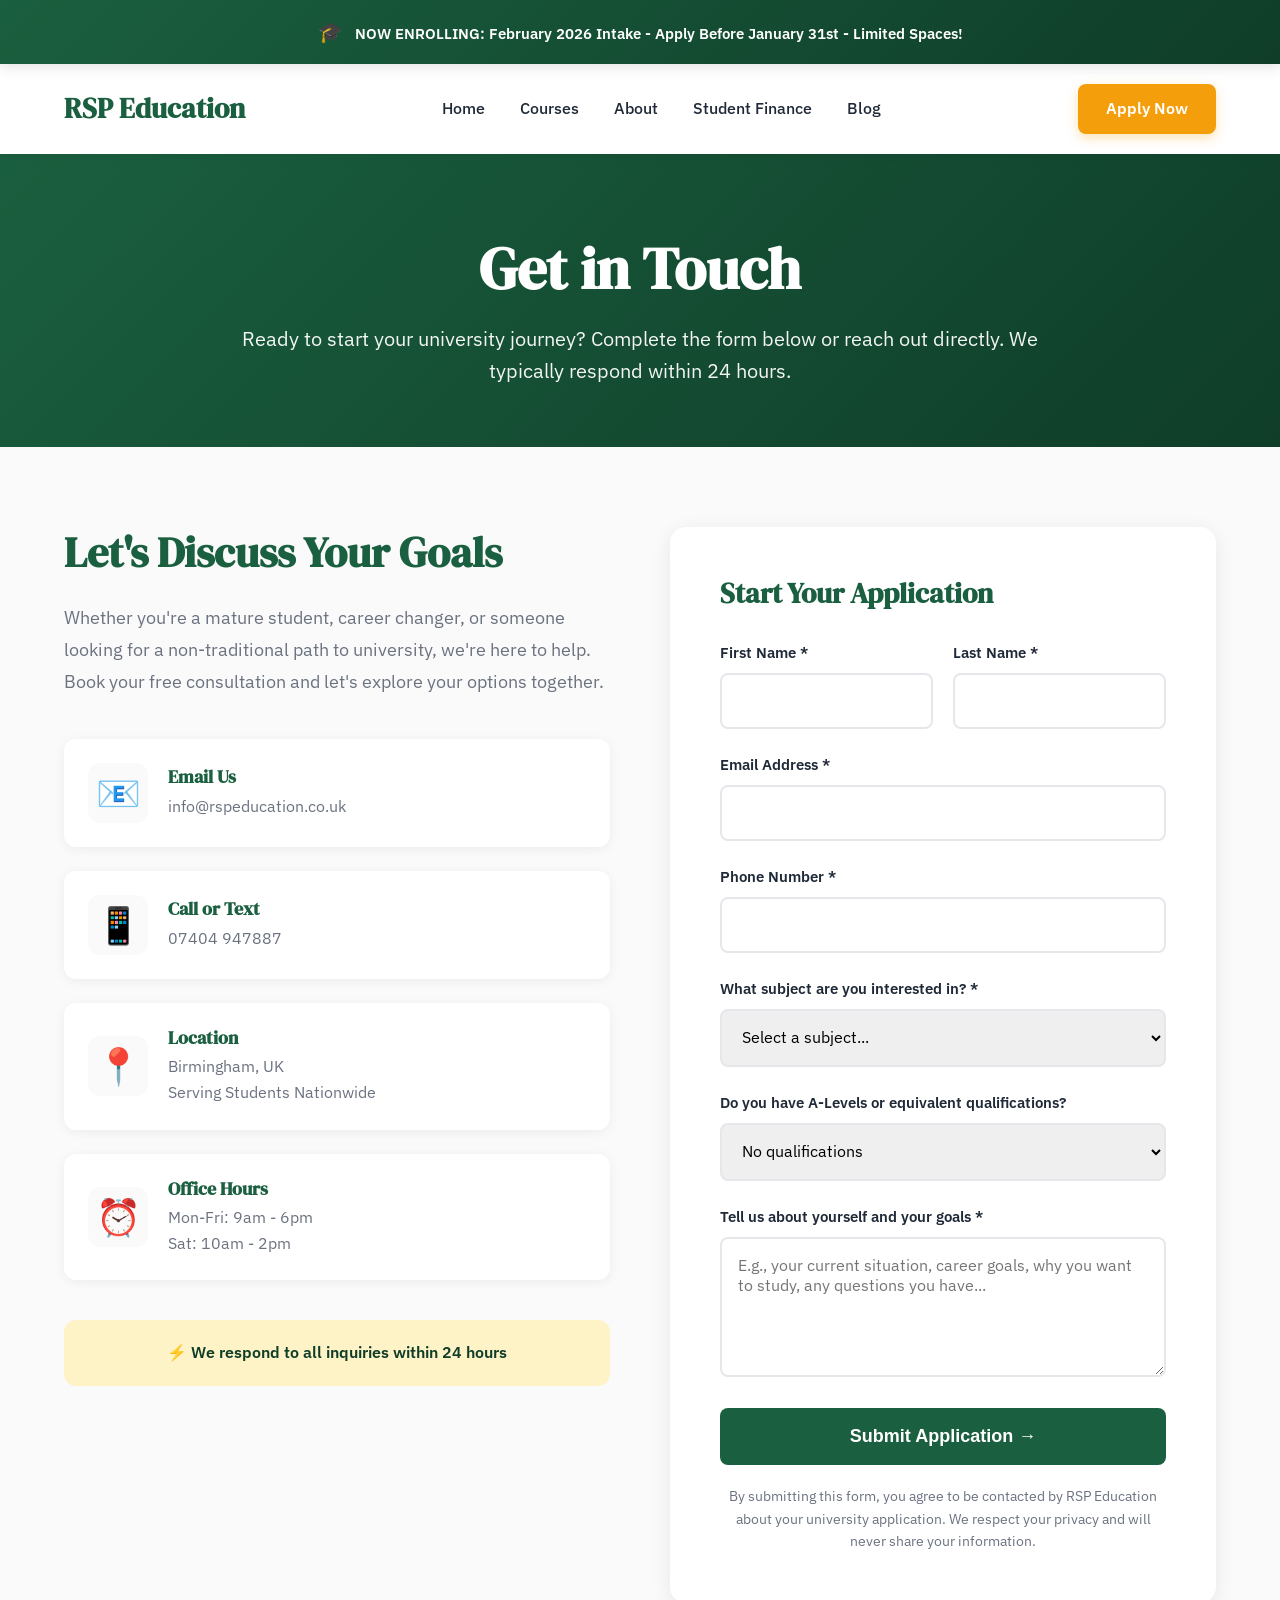
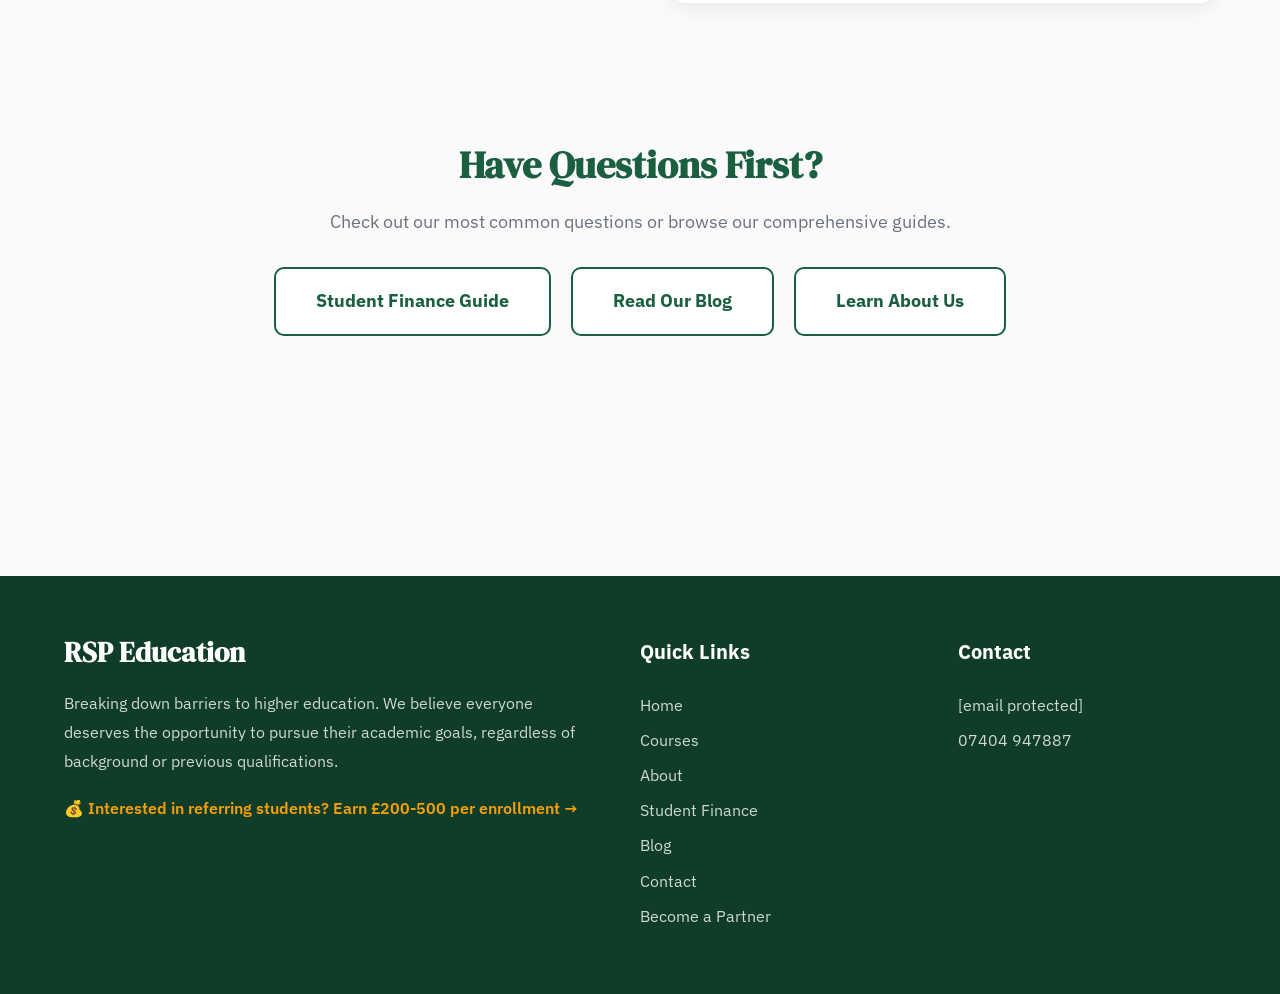
<file: contact.html>
<!DOCTYPE html>
<html lang="en">
<head>
    <meta charset="UTF-8">
    <meta name="viewport" content="width=device-width, initial-scale=1.0">
    <title>Contact RSP Education | Free University Application Support</title>
    <meta name="description" content="Get in touch for free university application support. Book your consultation today. Birmingham-based, serving students nationwide.">
    
    <link rel="preconnect" href="https://fonts.googleapis.com">
    <link rel="preconnect" href="https://fonts.gstatic.com" crossorigin>
    <link href="https://fonts.googleapis.com/css2?family=DM+Serif+Display:ital@0;1&family=IBM+Plex+Sans:wght@400;500;600;700&display=swap" rel="stylesheet">
    <link rel="stylesheet" href="css/style.css">
    
    <style>
        .contact-container {
            display: grid;
            grid-template-columns: 1fr 1fr;
            gap: 60px;
            align-items: start;
        }
        
        .contact-info h2 {
            font-size: 42px;
            color: var(--primary);
            margin-bottom: 24px;
        }
        
        .contact-info p {
            font-size: 18px;
            line-height: 1.8;
            color: var(--text-light);
            margin-bottom: 40px;
        }
        
        .contact-methods {
            display: flex;
            flex-direction: column;
            gap: 24px;
        }
        
        .contact-method {
            background: white;
            padding: 24px;
            border-radius: 12px;
            display: flex;
            align-items: center;
            gap: 20px;
            box-shadow: 0 2px 12px rgba(0,0,0,0.06);
        }
        
        .contact-icon {
            font-size: 36px;
            width: 60px;
            height: 60px;
            display: flex;
            align-items: center;
            justify-content: center;
            background: var(--bg);
            border-radius: 12px;
        }
        
        .contact-method-info h3 {
            font-size: 18px;
            color: var(--primary);
            margin-bottom: 6px;
        }
        
        .contact-method-info a {
            color: var(--text-light);
            text-decoration: none;
            font-size: 16px;
        }
        
        .contact-method-info a:hover {
            color: var(--primary);
        }
        
        .contact-form {
            background: white;
            padding: 50px;
            border-radius: 16px;
            box-shadow: 0 4px 20px rgba(0,0,0,0.08);
        }
        
        .contact-form h3 {
            font-size: 28px;
            color: var(--primary);
            margin-bottom: 30px;
        }
        
        .form-group {
            margin-bottom: 24px;
        }
        
        .form-group label {
            display: block;
            font-weight: 600;
            margin-bottom: 8px;
            font-size: 15px;
        }
        
        .form-group input,
        .form-group textarea,
        .form-group select {
            width: 100%;
            padding: 16px;
            border: 2px solid var(--border);
            border-radius: 8px;
            font-size: 16px;
            font-family: 'IBM Plex Sans', sans-serif;
            transition: border-color 0.3s;
        }
        
        .form-group input:focus,
        .form-group textarea:focus,
        .form-group select:focus {
            outline: none;
            border-color: var(--primary);
        }
        
        .form-group textarea {
            min-height: 140px;
            resize: vertical;
        }
        
        .form-row {
            display: grid;
            grid-template-columns: 1fr 1fr;
            gap: 20px;
        }
        
        .submit-btn {
            background: var(--primary);
            color: white;
            padding: 18px 40px;
            border: none;
            border-radius: 8px;
            font-size: 18px;
            font-weight: 700;
            cursor: pointer;
            width: 100%;
            transition: all 0.3s;
        }
        
        .submit-btn:hover {
            background: var(--primary-dark);
            transform: translateY(-2px);
        }
        
        .response-time {
            background: #fef3c7;
            padding: 20px;
            border-radius: 12px;
            margin-top: 40px;
            text-align: center;
            font-weight: 600;
            color: var(--primary-dark);
        }
        
        @media (max-width: 968px) {
            .contact-container {
                grid-template-columns: 1fr;
            }
            
            .form-row {
                grid-template-columns: 1fr;
            }
        }
    </style>
</head>
<body>
    <!-- Urgent Banner -->
    <div class="urgent-banner">
        <span>🎓</span> NOW ENROLLING: February 2026 Intake - Apply Before January 31st - Limited Spaces!
    </div>
    
    <!-- Header -->
    <header>
        <nav>
            <a href="index.html" class="logo">RSP Education</a>
            <ul class="nav-links">
                <li><a href="index.html">Home</a></li>
                <li><a href="courses.html">Courses</a></li>
                <li><a href="about.html">About</a></li>
                <li><a href="student-finance.html">Student Finance</a></li>
                <li><a href="blog.html">Blog</a></li>
            </ul>
            <a href="contact.html" class="cta-btn-header">Apply Now</a>
        </nav>
    </header>
    
    <!-- Page Header -->
    <div class="page-header">
        <h1>Get in Touch</h1>
        <p>Ready to start your university journey? Complete the form below or reach out directly. We typically respond within 24 hours.</p>
    </div>
    
    <!-- Contact Section -->
    <div class="container">
        <div class="contact-container">
            <!-- Contact Info -->
            <div class="contact-info">
                <h2>Let's Discuss Your Goals</h2>
                <p>
                    Whether you're a mature student, career changer, or someone looking for a non-traditional path to university, we're here to help. Book your free consultation and let's explore your options together.
                </p>
                
                <div class="contact-methods">
                    <div class="contact-method">
                        <div class="contact-icon">📧</div>
                        <div class="contact-method-info">
                            <h3>Email Us</h3>
                            <a href=""mailto:info@rspeducation.co.uk">info@rspeducation.co.uk</</span></a>
                        </div>
                    </div>
                    
                    <div class="contact-method">
                        <div class="contact-icon">📱</div>
                        <div class="contact-method-info">
                            <h3>Call or Text</h3>
                            <a href="tel:+447404947887">07404 947887</a>
                        </div>
                    </div>
                    
                    <div class="contact-method">
                        <div class="contact-icon">📍</div>
                        <div class="contact-method-info">
                            <h3>Location</h3>
                            <span style="color: var(--text-light); font-size: 16px;">Birmingham, UK<br>Serving Students Nationwide</span>
                        </div>
                    </div>
                    
                    <div class="contact-method">
                        <div class="contact-icon">⏰</div>
                        <div class="contact-method-info">
                            <h3>Office Hours</h3>
                            <span style="color: var(--text-light); font-size: 16px;">Mon-Fri: 9am - 6pm<br>Sat: 10am - 2pm</span>
                        </div>
                    </div>
                </div>
                
                <div class="response-time">
                    ⚡ We respond to all inquiries within 24 hours
                </div>
            </div>
            
            <!-- Contact Form -->
            <div class="contact-form">
                <h3>Start Your Application</h3>
                <form action="https://formspree.io/f/YOUR_FORM_ID" method="POST">
                    <div class="form-row">
                        <div class="form-group">
                            <label for="firstName">First Name *</label>
                            <input type="text" id="firstName" name="firstName" required>
                        </div>
                        <div class="form-group">
                            <label for="lastName">Last Name *</label>
                            <input type="text" id="lastName" name="lastName" required>
                        </div>
                    </div>
                    
                    <div class="form-group">
                        <label for="email">Email Address *</label>
                        <input type="email" id="email" name="email" required>
                    </div>
                    
                    <div class="form-group">
                        <label for="phone">Phone Number *</label>
                        <input type="tel" id="phone" name="phone" required>
                    </div>
                    
                    <div class="form-group">
                        <label for="course">What subject are you interested in? *</label>
                        <select id="course" name="course" required>
                            <option value="">Select a subject...</option>
                            <option value="business">Business & Management</option>
                            <option value="accounting">Accounting & Finance</option>
                            <option value="computing">Computing & IT</option>
                            <option value="healthcare">Health & Social Care</option>
                            <option value="engineering">Construction & Engineering</option>
                            <option value="project">Project Management</option>
                            <option value="law">Law & Criminology</option>
                            <option value="education">Education & Teaching</option>
                            <option value="psychology">Psychology</option>
                            <option value="creative">Creative Arts & Media</option>
                            <option value="hospitality">Hospitality & Tourism</option>
                            <option value="social">Social Sciences</option>
                            <option value="unsure">Not Sure Yet</option>
                        </select>
                    </div>
                    
                    <div class="form-group">
                        <label for="qualifications">Do you have A-Levels or equivalent qualifications?</label>
                        <select id="qualifications" name="qualifications">
                            <option value="no">No qualifications</option>
                            <option value="gcse">GCSEs only</option>
                            <option value="alevels">A-Levels or equivalent</option>
                            <option value="work">Work experience instead</option>
                        </select>
                    </div>
                    
                    <div class="form-group">
                        <label for="message">Tell us about yourself and your goals *</label>
                        <textarea id="message" name="message" required placeholder="E.g., your current situation, career goals, why you want to study, any questions you have..."></textarea>
                    </div>
                    
                    <button type="submit" class="submit-btn">Submit Application →</button>
                    
                    <p style="font-size: 14px; color: var(--text-light); margin-top: 20px; text-align: center;">
                        By submitting this form, you agree to be contacted by RSP Education about your university application. We respect your privacy and will never share your information.
                    </p>
                </form>
            </div>
        </div>
        
        <!-- FAQ Quick Links -->
        <div style="background: var(--bg); padding: 60px; border-radius: 20px; margin-top: 80px; text-align: center;">
            <h2 style="font-size: 38px; color: var(--primary); margin-bottom: 20px;">Have Questions First?</h2>
            <p style="font-size: 18px; color: var(--text-light); margin-bottom: 30px;">Check out our most common questions or browse our comprehensive guides.</p>
            <div style="display: flex; gap: 20px; justify-content: center; flex-wrap: wrap;">
                <a href="student-finance.html" class="btn-secondary">Student Finance Guide</a>
                <a href="blog.html" class="btn-secondary">Read Our Blog</a>
                <a href="about.html" class="btn-secondary">Learn About Us</a>
            </div>
        </div>
    </div>
    
    <!-- Footer -->
    <footer>
        <div class="footer-content">
            <div class="footer-about">
                <h3>RSP Education</h3>
                <p style="line-height: 1.8; opacity: 0.8;">
                    Breaking down barriers to higher education. We believe everyone deserves the opportunity 
                    to pursue their academic goals, regardless of background or previous qualifications.
                </p>
                <p style="margin-top: 20px; font-weight: 600;">
                    💰 <a href="referral-partners.html" style="color: var(--accent); text-decoration: none;">Interested in referring students? Earn £200-500 per enrollment →</a>
                </p>
            </div>
            
            <div class="footer-links">
                <h4>Quick Links</h4>
                <ul>
                    <li><a href="index.html">Home</a></li>
                    <li><a href="courses.html">Courses</a></li>
                    <li><a href="about.html">About</a></li>
                    <li><a href="student-finance.html">Student Finance</a></li>
                    <li><a href="blog.html">Blog</a></li>
                    <li><a href="contact.html">Contact</a></li>
                    <li><a href="referral-partners.html">Become a Partner</a></li>
                </ul>
            </div>
            
            <div class="footer-links">
                <h4>Contact</h4>
                <ul>
                    <li><a href="/cdn-cgi/l/email-protection#254c4b434a655756554041504644514c4a4b0b464a0b504e"><span class="__cf_email__" data-cfemail="bbd2d5ddd4fbc9c8cbdedfced8dacfd2d4d595d8d495ced0">[email&#160;protected]</span></a></li>
                    <li><a href="tel:+447404947887">07404 947887</
</file>
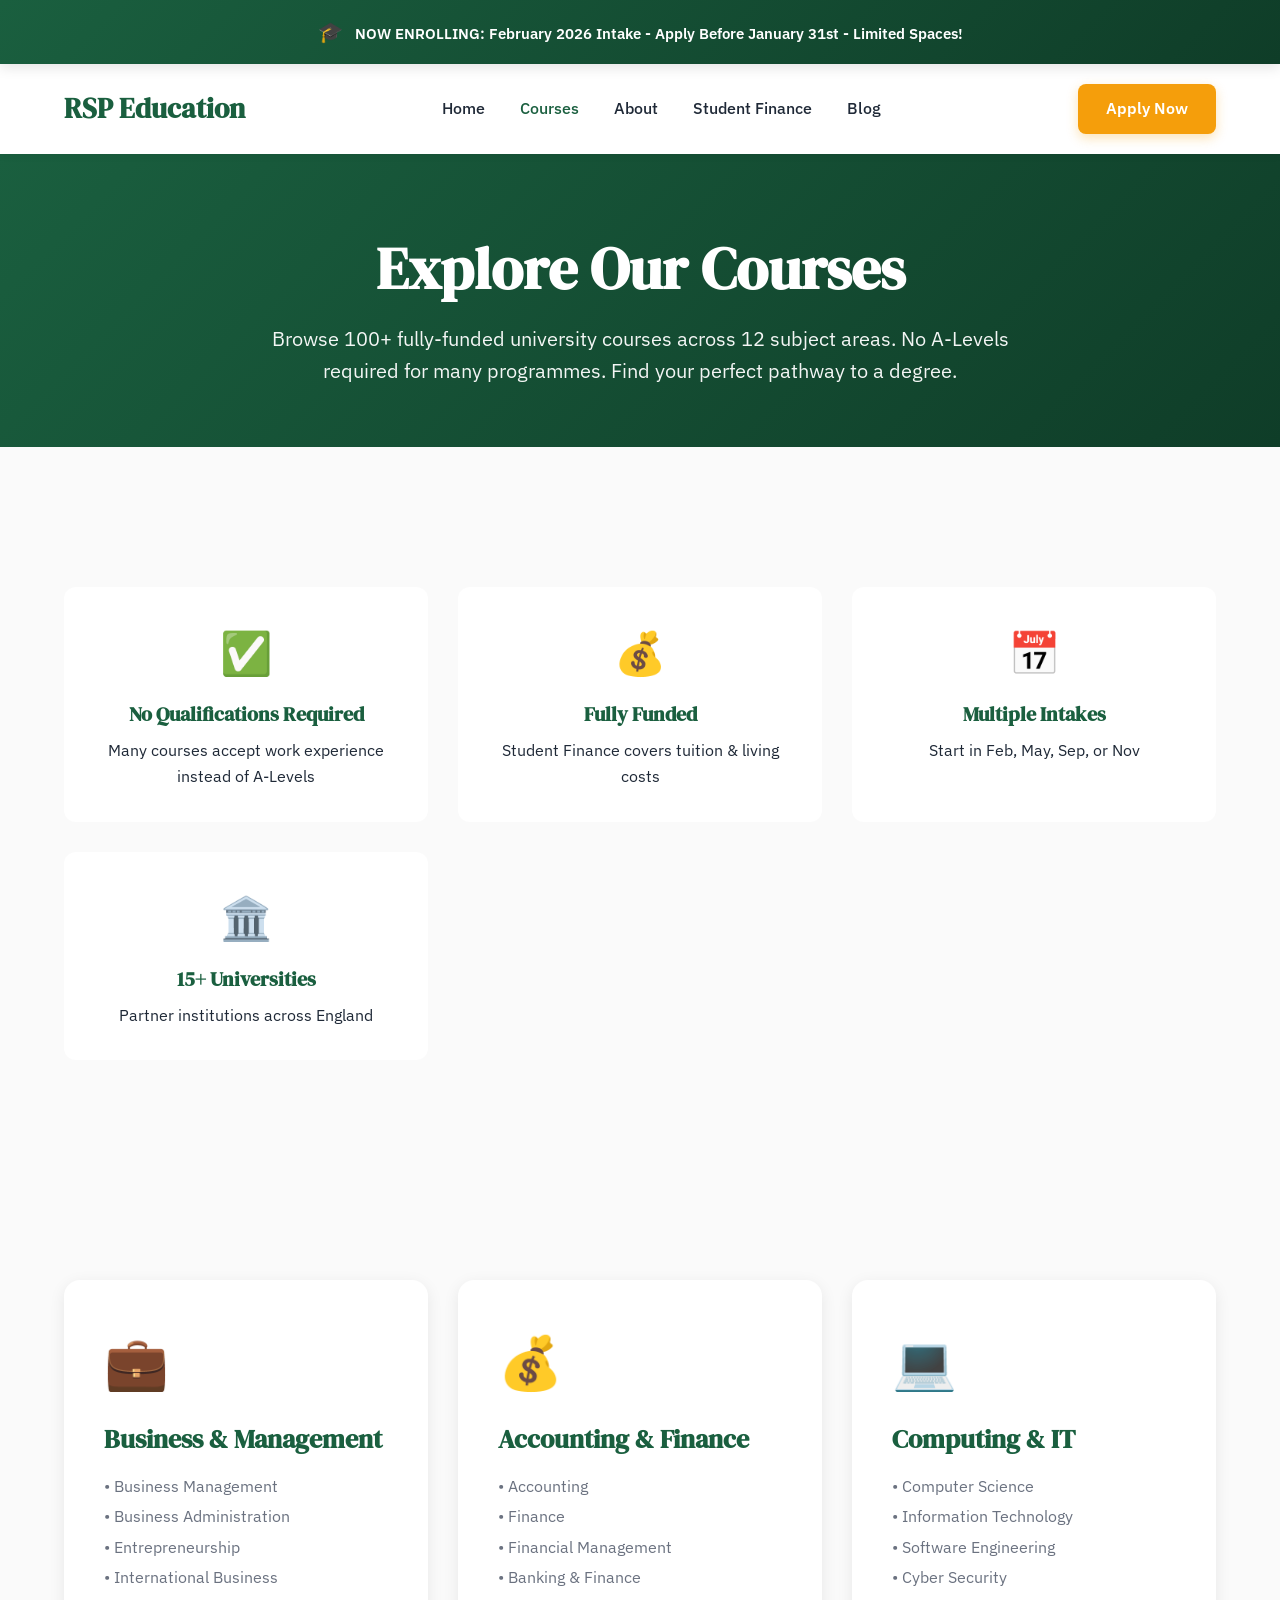
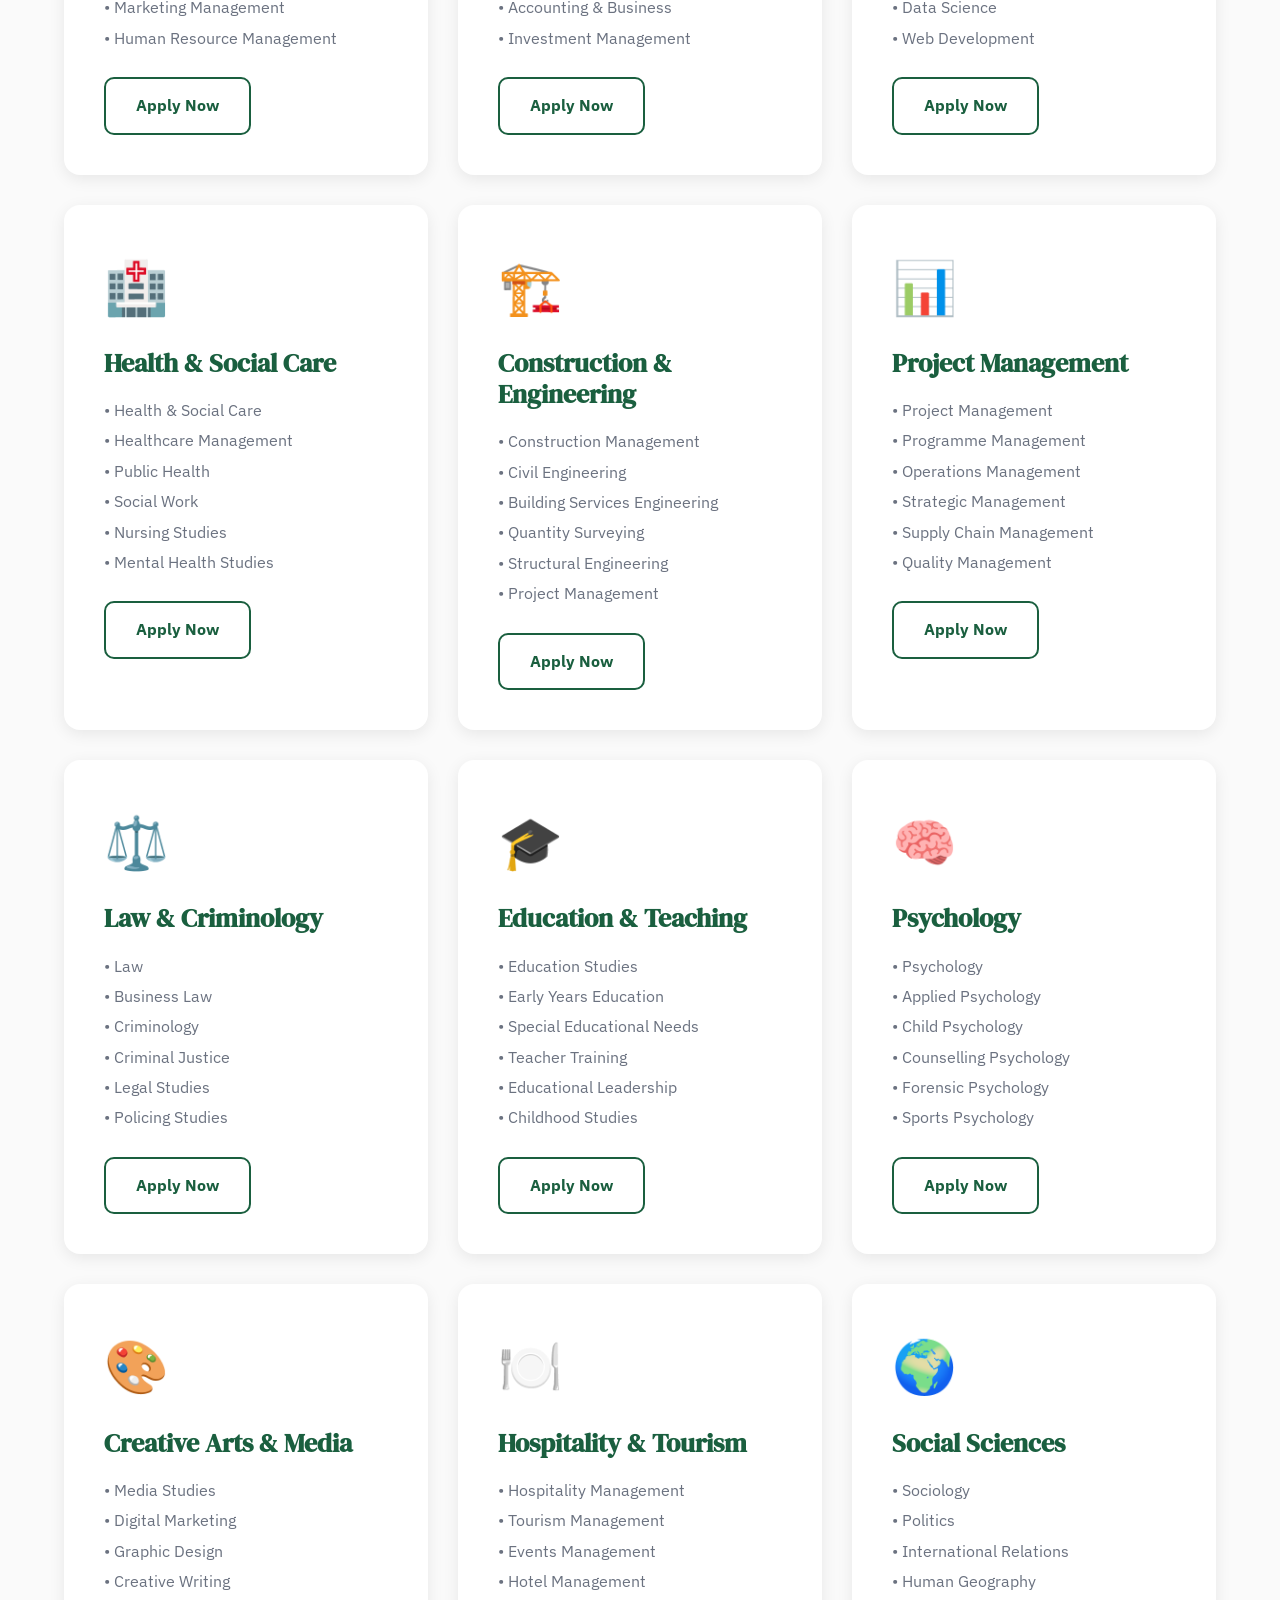
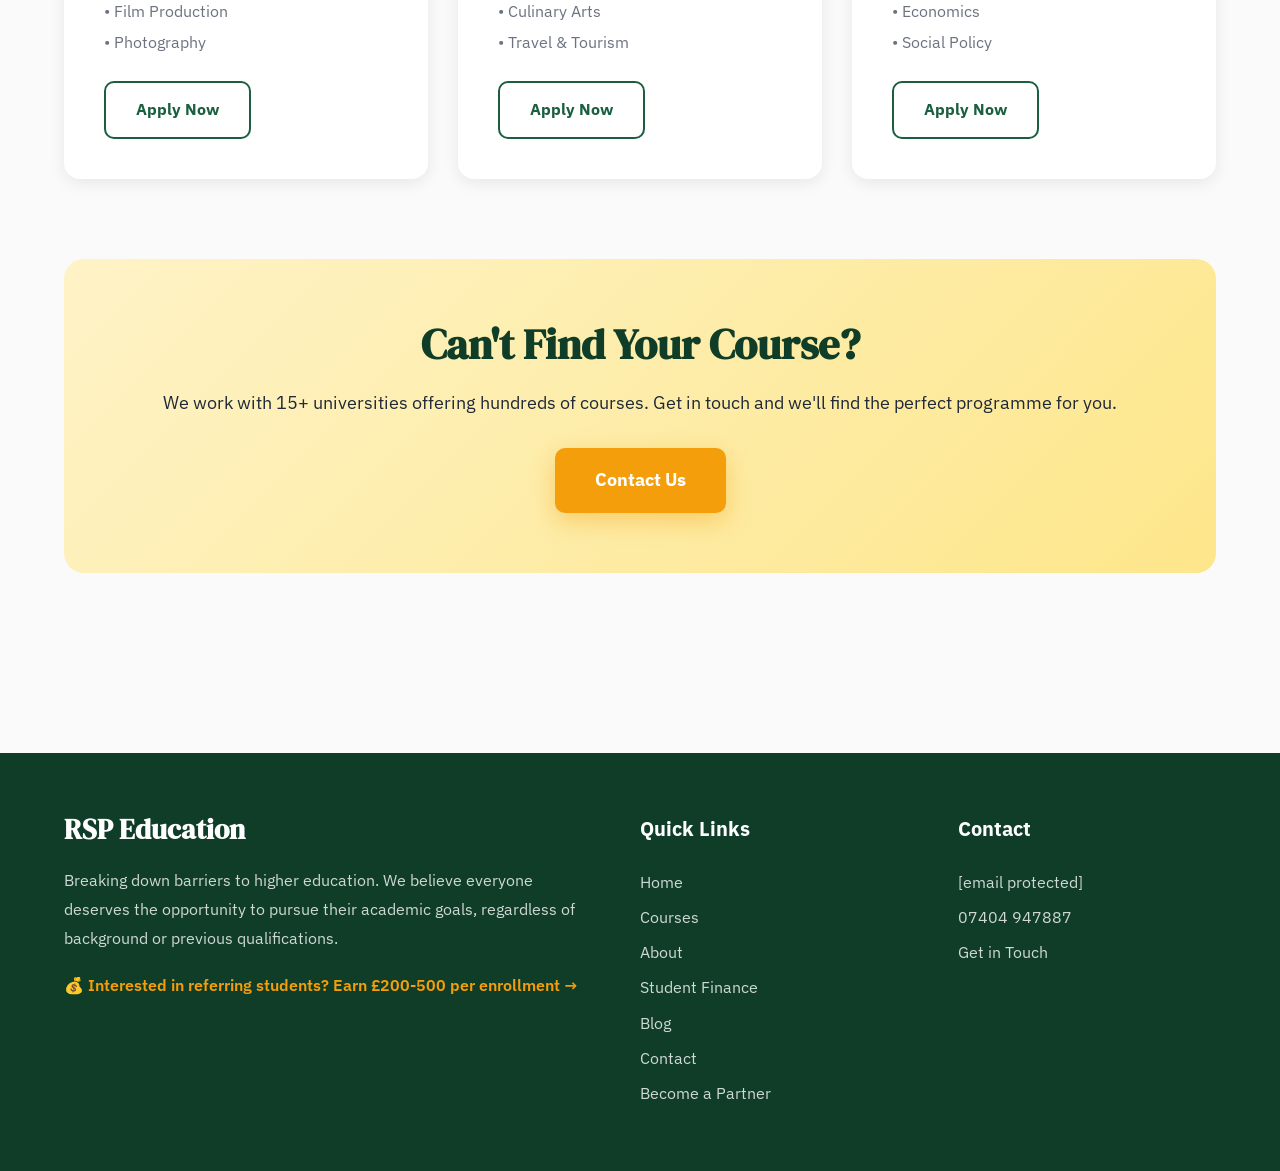
<file: courses.html>
<!DOCTYPE html>
<html lang="en">
<head>
    <meta charset="UTF-8">
    <meta name="viewport" content="width=device-width, initial-scale=1.0">
    <title>University Courses Without A-Levels | RSP Education</title>
    <meta name="description" content="Browse 100+ fully-funded university courses. No A-Levels required. Business, Computing, Healthcare, Engineering and more. Free application support.">
    
    <link rel="preconnect" href="https://fonts.googleapis.com">
    <link rel="preconnect" href="https://fonts.gstatic.com" crossorigin>
    <link href="https://fonts.googleapis.com/css2?family=DM+Serif+Display:ital@0;1&family=IBM+Plex+Sans:wght@400;500;600;700&display=swap" rel="stylesheet">
    <link rel="stylesheet" href="css/style.css">
    
    <style>
        .courses-grid {
            display: grid;
            grid-template-columns: repeat(auto-fit, minmax(320px, 1fr));
            gap: 30px;
        }
        
        .course-card {
            background: white;
            padding: 40px;
            border-radius: 16px;
            box-shadow: 0 4px 16px rgba(0,0,0,0.08);
            transition: all 0.3s;
        }
        
        .course-card:hover {
            transform: translateY(-8px);
            box-shadow: 0 12px 32px rgba(0,0,0,0.12);
        }
        
        .course-icon {
            font-size: 52px;
            margin-bottom: 20px;
        }
        
        .course-card h3 {
            font-size: 26px;
            margin-bottom: 16px;
            color: var(--primary);
        }
        
        .course-list {
            color: var(--text-light);
            line-height: 1.9;
            margin-bottom: 24px;
        }
        
        .course-card .btn-secondary {
            font-size: 16px;
            padding: 14px 30px;
        }
        
        .course-features {
            background: var(--bg);
            padding: 60px 5%;
            margin: 80px 0;
        }
        
        .features-grid {
            max-width: 1400px;
            margin: 0 auto;
            display: grid;
            grid-template-columns: repeat(auto-fit, minmax(280px, 1fr));
            gap: 30px;
        }
        
        .feature-item {
            background: white;
            padding: 32px;
            border-radius: 12px;
            text-align: center;
        }
        
        .feature-item h3 {
            font-size: 20px;
            margin: 16px 0 12px;
            color: var(--primary);
        }
        
        .feature-icon {
            font-size: 42px;
        }
    </style>
</head>
<body>
    <!-- Urgent Banner -->
    <div class="urgent-banner">
        <span>🎓</span> NOW ENROLLING: February 2026 Intake - Apply Before January 31st - Limited Spaces!
    </div>
    
    <!-- Header -->
    <header>
        <nav>
            <a href="index.html" class="logo">RSP Education</a>
            <ul class="nav-links">
                <li><a href="index.html">Home</a></li>
                <li><a href="courses.html" class="active">Courses</a></li>
                <li><a href="about.html">About</a></li>
                <li><a href="student-finance.html">Student Finance</a></li>
                <li><a href="blog.html">Blog</a></li>
            </ul>
            <a href="contact.html" class="cta-btn-header">Apply Now</a>
        </nav>
    </header>
    
    <!-- Page Header -->
    <div class="page-header">
        <h1>Explore Our Courses</h1>
        <p>Browse 100+ fully-funded university courses across 12 subject areas. No A-Levels required for many programmes. Find your perfect pathway to a degree.</p>
    </div>
    
    <!-- Course Features -->
    <div class="course-features">
        <div class="features-grid">
            <div class="feature-item">
                <div class="feature-icon">✅</div>
                <h3>No Qualifications Required</h3>
                <p>Many courses accept work experience instead of A-Levels</p>
            </div>
            <div class="feature-item">
                <div class="feature-icon">💰</div>
                <h3>Fully Funded</h3>
                <p>Student Finance covers tuition & living costs</p>
            </div>
            <div class="feature-item">
                <div class="feature-icon">📅</div>
                <h3>Multiple Intakes</h3>
                <p>Start in Feb, May, Sep, or Nov</p>
            </div>
            <div class="feature-item">
                <div class="feature-icon">🏛️</div>
                <h3>15+ Universities</h3>
                <p>Partner institutions across England</p>
            </div>
        </div>
    </div>
    
    <!-- Courses Grid -->
    <div class="container">
        <div class="courses-grid">
            <!-- Business & Management -->
            <div class="course-card">
                <div class="course-icon">💼</div>
                <h3>Business & Management</h3>
                <div class="course-list">
                    • Business Management<br>
                    • Business Administration<br>
                    • Entrepreneurship<br>
                    • International Business<br>
                    • Marketing Management<br>
                    • Human Resource Management
                </div>
                <a href="contact.html" class="btn-secondary">Apply Now</a>
            </div>
            
            <!-- Accounting & Finance -->
            <div class="course-card">
                <div class="course-icon">💰</div>
                <h3>Accounting & Finance</h3>
                <div class="course-list">
                    • Accounting<br>
                    • Finance<br>
                    • Financial Management<br>
                    • Banking & Finance<br>
                    • Accounting & Business<br>
                    • Investment Management
                </div>
                <a href="contact.html" class="btn-secondary">Apply Now</a>
            </div>
            
            <!-- Computing & IT -->
            <div class="course-card">
                <div class="course-icon">💻</div>
                <h3>Computing & IT</h3>
                <div class="course-list">
                    • Computer Science<br>
                    • Information Technology<br>
                    • Software Engineering<br>
                    • Cyber Security<br>
                    • Data Science<br>
                    • Web Development
                </div>
                <a href="contact.html" class="btn-secondary">Apply Now</a>
            </div>
            
            <!-- Health & Social Care -->
            <div class="course-card">
                <div class="course-icon">🏥</div>
                <h3>Health & Social Care</h3>
                <div class="course-list">
                    • Health & Social Care<br>
                    • Healthcare Management<br>
                    • Public Health<br>
                    • Social Work<br>
                    • Nursing Studies<br>
                    • Mental Health Studies
                </div>
                <a href="contact.html" class="btn-secondary">Apply Now</a>
            </div>
            
            <!-- Construction & Engineering -->
            <div class="course-card">
                <div class="course-icon">🏗️</div>
                <h3>Construction & Engineering</h3>
                <div class="course-list">
                    • Construction Management<br>
                    • Civil Engineering<br>
                    • Building Services Engineering<br>
                    • Quantity Surveying<br>
                    • Structural Engineering<br>
                    • Project Management
                </div>
                <a href="contact.html" class="btn-secondary">Apply Now</a>
            </div>
            
            <!-- Project Management -->
            <div class="course-card">
                <div class="course-icon">📊</div>
                <h3>Project Management</h3>
                <div class="course-list">
                    • Project Management<br>
                    • Programme Management<br>
                    • Operations Management<br>
                    • Strategic Management<br>
                    • Supply Chain Management<br>
                    • Quality Management
                </div>
                <a href="contact.html" class="btn-secondary">Apply Now</a>
            </div>
            
            <!-- Law & Criminology -->
            <div class="course-card">
                <div class="course-icon">⚖️</div>
                <h3>Law & Criminology</h3>
                <div class="course-list">
                    • Law<br>
                    • Business Law<br>
                    • Criminology<br>
                    • Criminal Justice<br>
                    • Legal Studies<br>
                    • Policing Studies
                </div>
                <a href="contact.html" class="btn-secondary">Apply Now</a>
            </div>
            
            <!-- Education & Teaching -->
            <div class="course-card">
                <div class="course-icon">🎓</div>
                <h3>Education & Teaching</h3>
                <div class="course-list">
                    • Education Studies<br>
                    • Early Years Education<br>
                    • Special Educational Needs<br>
                    • Teacher Training<br>
                    • Educational Leadership<br>
                    • Childhood Studies
                </div>
                <a href="contact.html" class="btn-secondary">Apply Now</a>
            </div>
            
            <!-- Psychology -->
            <div class="course-card">
                <div class="course-icon">🧠</div>
                <h3>Psychology</h3>
                <div class="course-list">
                    • Psychology<br>
                    • Applied Psychology<br>
                    • Child Psychology<br>
                    • Counselling Psychology<br>
                    • Forensic Psychology<br>
                    • Sports Psychology
                </div>
                <a href="contact.html" class="btn-secondary">Apply Now</a>
            </div>
            
            <!-- Creative Arts & Media -->
            <div class="course-card">
                <div class="course-icon">🎨</div>
                <h3>Creative Arts & Media</h3>
                <div class="course-list">
                    • Media Studies<br>
                    • Digital Marketing<br>
                    • Graphic Design<br>
                    • Creative Writing<br>
                    • Film Production<br>
                    • Photography
                </div>
                <a href="contact.html" class="btn-secondary">Apply Now</a>
            </div>
            
            <!-- Hospitality & Tourism -->
            <div class="course-card">
                <div class="course-icon">🍽️</div>
                <h3>Hospitality & Tourism</h3>
                <div class="course-list">
                    • Hospitality Management<br>
                    • Tourism Management<br>
                    • Events Management<br>
                    • Hotel Management<br>
                    • Culinary Arts<br>
                    • Travel & Tourism
                </div>
                <a href="contact.html" class="btn-secondary">Apply Now</a>
            </div>
            
            <!-- Social Sciences -->
            <div class="course-card">
                <div class="course-icon">🌍</div>
                <h3>Social Sciences</h3>
                <div class="course-list">
                    • Sociology<br>
                    • Politics<br>
                    • International Relations<br>
                    • Human Geography<br>
                    • Economics<br>
                    • Social Policy
                </div>
                <a href="contact.html" class="btn-secondary">Apply Now</a>
            </div>
        </div>
        
        <!-- CTA Section -->
        <div style="background: linear-gradient(135deg, #fef3c7 0%, #fde68a 100%); padding: 60px; border-radius: 20px; text-align: center; margin-top: 80px;">
            <h2 style="font-size: 42px; color: var(--primary-dark); margin-bottom: 20px;">Can't Find Your Course?</h2>
            <p style="font-size: 18px; margin-bottom: 30px;">We work with 15+ universities offering hundreds of courses. Get in touch and we'll find the perfect programme for you.</p>
            <a href="contact.html" class="btn-primary">Contact Us</a>
        </div>
    </div>
    
    <!-- Footer -->
    <footer>
        <div class="footer-content">
            <div class="footer-about">
                <h3>RSP Education</h3>
                <p style="line-height: 1.8; opacity: 0.8;">
                    Breaking down barriers to higher education. We believe everyone deserves the opportunity 
                    to pursue their academic goals, regardless of background or previous qualifications.
                </p>
                <p style="margin-top: 20px; font-weight: 600;">
                    💰 <a href="referral-partners.html" style="color: var(--accent); text-decoration: none;">Interested in referring students? Earn £200-500 per enrollment →</a>
                </p>
            </div>
            
            <div class="footer-links">
                <h4>Quick Links</h4>
                <ul>
                    <li><a href="index.html">Home</a></li>
                    <li><a href="courses.html">Courses</a></li>
                    <li><a href="about.html">About</a></li>
                    <li><a href="student-finance.html">Student Finance</a></li>
                    <li><a href="blog.html">Blog</a></li>
                    <li><a href="contact.html">Contact</a></li>
                    <li><a href="referral-partners.html">Become a Partner</a></li>
                </ul>
            </div>
            
            <div class="footer-links">
                <h4>Contact</h4>
                <ul>
                    <li><a href="/cdn-cgi/l/email-protection#224b4c444d625051524746574143564b4d4c0c414d0c5749"><span class="__cf_email__" data-cfemail="f29b9c949db28081829796879193869b9d9cdc919ddc8799">[email&#160;protected]</span></a></li>
                    <li><a href="tel:+447404947887">07404 947887</a></li>
                    <li><a href="contact.html">Get in Touch</a></li>
                </ul>
            </div>
        </div>
</file>
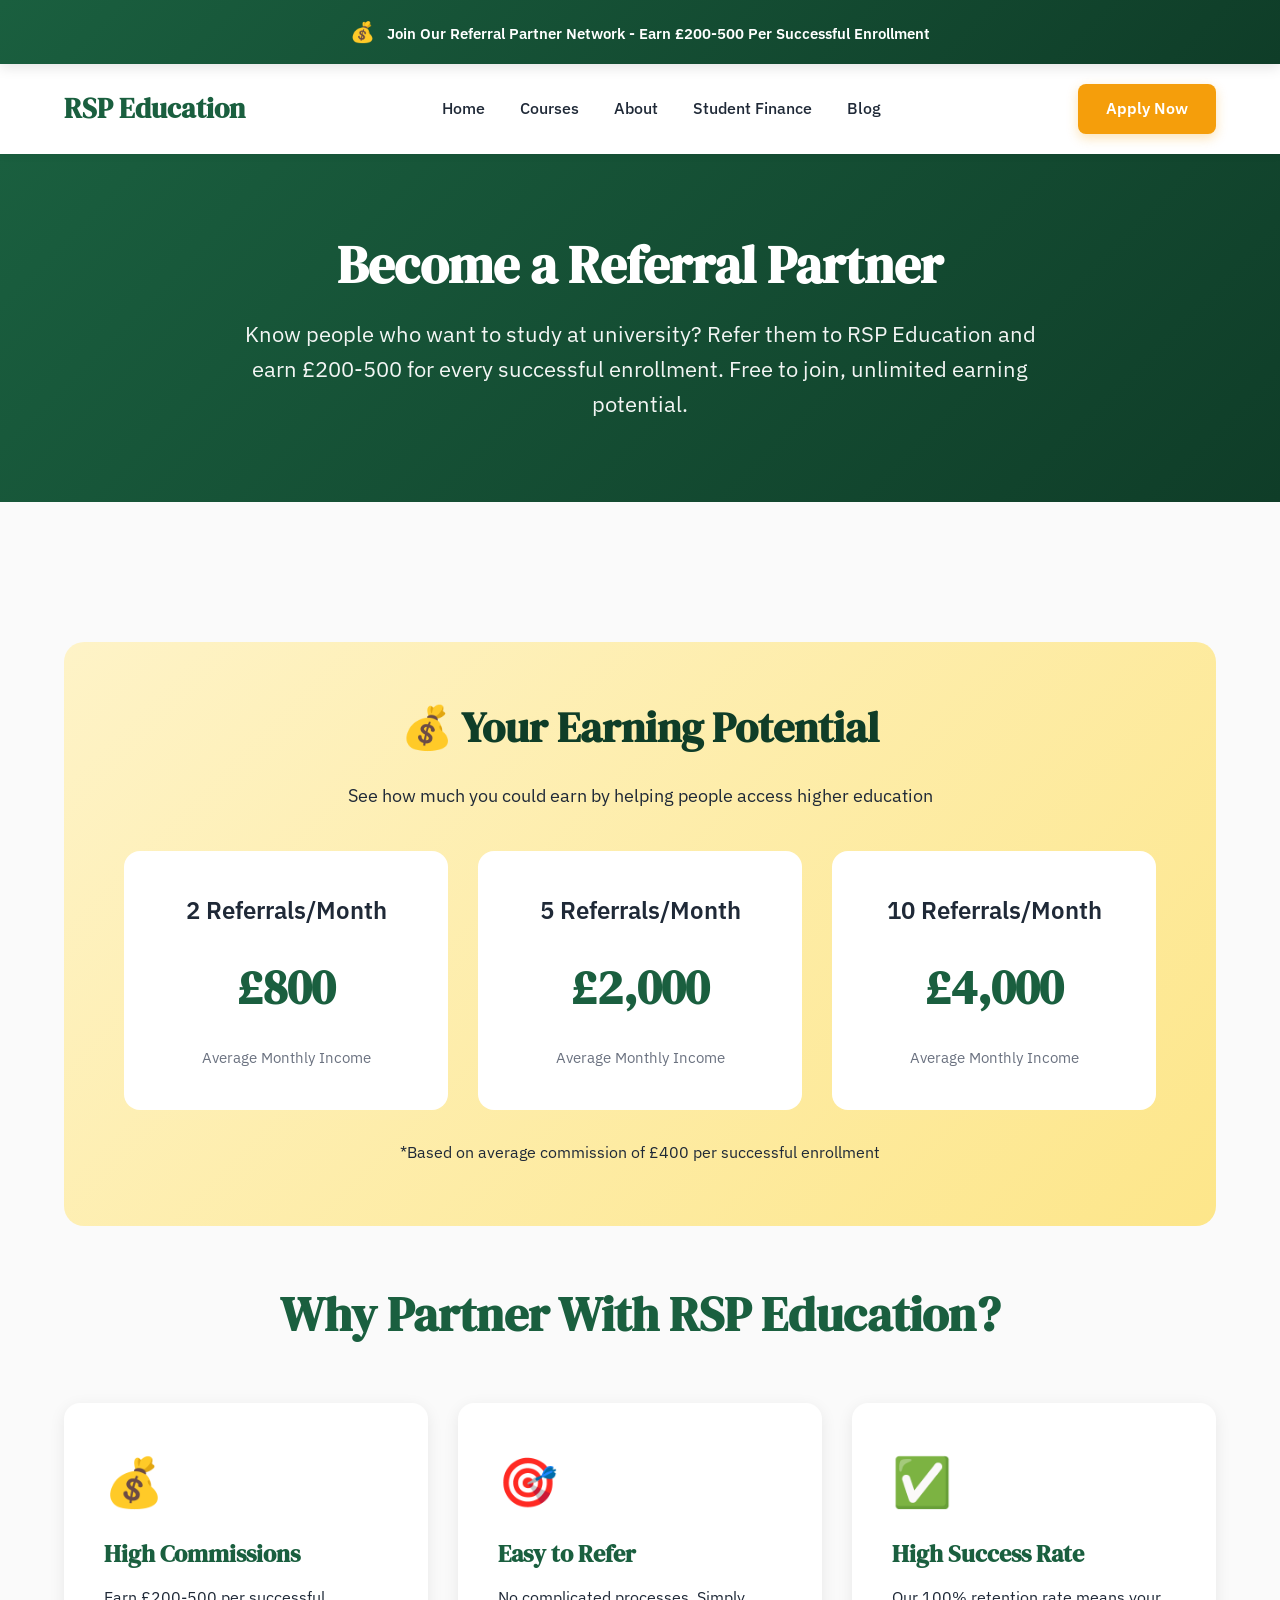
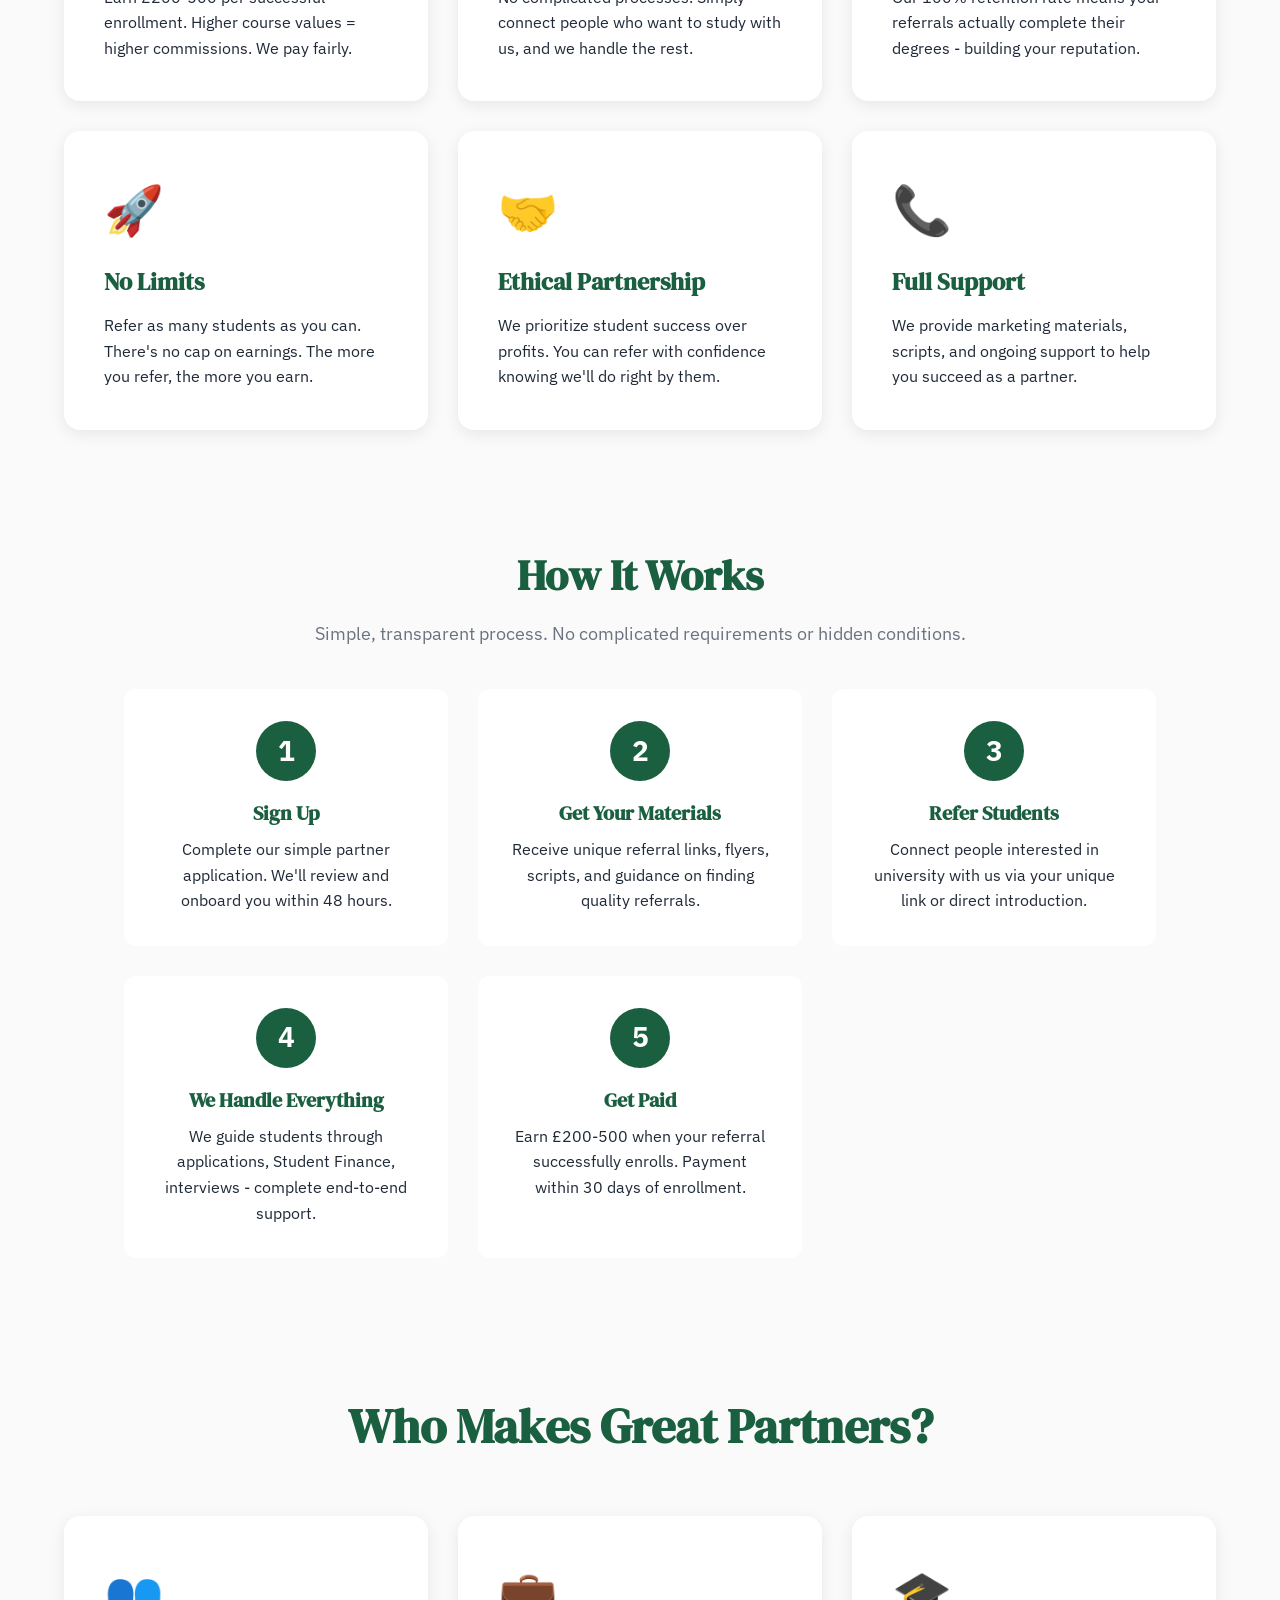
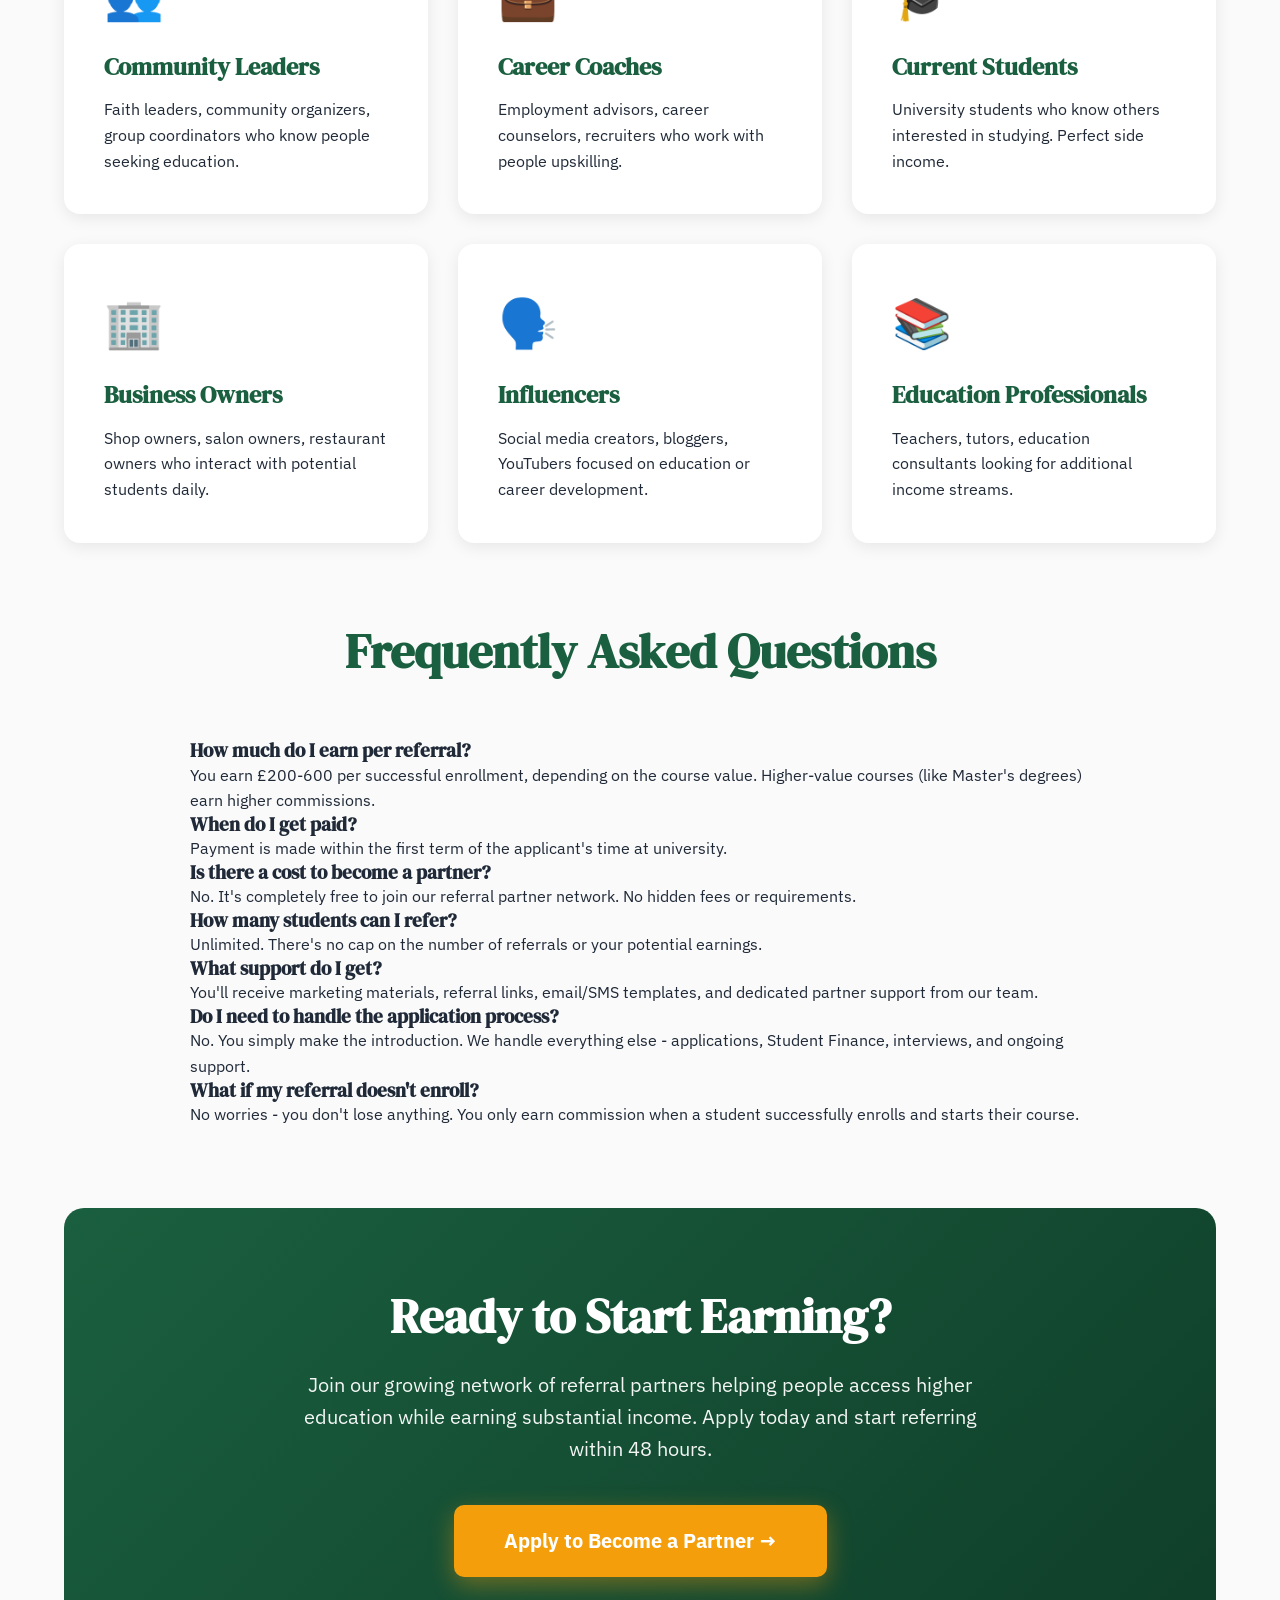
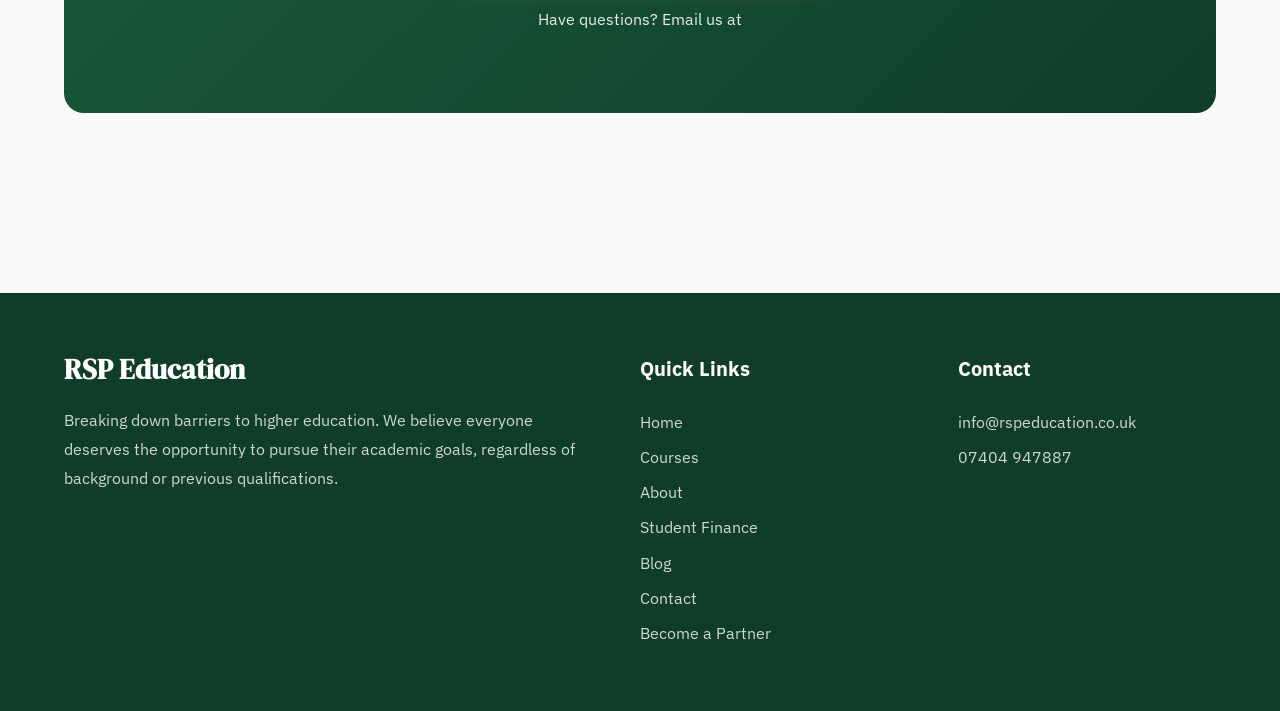
<file: referral-partners.html>
<!DOCTYPE html>
<html lang="en">
<head>
    <meta charset="UTF-8">
    <meta name="viewport" content="width=device-width, initial-scale=1.0">
    <title>Become a Referral Partner | Earn £200-500 Per Student | RSP Education</title>
    <meta name="description" content="Join our referral partner network and earn £200-500 for every student you refer who enrolls in university. Free to join, easy to earn.">
    
    <link rel="preconnect" href="https://fonts.googleapis.com">
    <link rel="preconnect" href="https://fonts.gstatic.com" crossorigin>
    <link href="https://fonts.googleapis.com/css2?family=DM+Serif+Display:ital@0;1&family=IBM+Plex+Sans:wght@400;500;600;700&display=swap" rel="stylesheet">
    <link rel="stylesheet" href="css/style.css">
    
    <style>
        .hero-small {
            background: linear-gradient(135deg, var(--primary) 0%, var(--primary-dark) 100%);
            color: white;
            padding: 80px 5%;
            text-align: center;
        }
        
        .hero-small h1 {
            font-size: 52px;
            margin-bottom: 20px;
        }
        
        .hero-small p {
            font-size: 22px;
            max-width: 800px;
            margin: 0 auto;
            opacity: 0.95;
        }
        
        .earnings-calc {
            background: linear-gradient(135deg, #fef3c7 0%, #fde68a 100%);
            padding: 60px;
            border-radius: 20px;
            margin: 60px 0;
            text-align: center;
        }
        
        .earnings-calc h2 {
            font-size: 42px;
            color: var(--primary-dark);
            margin-bottom: 30px;
        }
        
        .calc-grid {
            display: grid;
            grid-template-columns: repeat(3, 1fr);
            gap: 30px;
            margin-top: 40px;
        }
        
        .calc-card {
            background: white;
            padding: 40px;
            border-radius: 16px;
        }
        
        .calc-number {
            font-size: 24px;
            font-weight: 600;
            color: var(--text);
            margin-bottom: 12px;
        }
        
        .calc-result {
            font-size: 48px;
            font-weight: 700;
            color: var(--primary);
            font-family: 'DM Serif Display', serif;
            margin: 20px 0;
        }
        
        .calc-label {
            color: var(--text-light);
            font-size: 15px;
        }
        
        .benefits-grid {
            display: grid;
            grid-template-columns: repeat(auto-fit, minmax(300px, 1fr));
            gap: 30px;
            margin: 60px 0;
        }
        
        .benefit-card {
            background: white;
            padding: 40px;
            border-radius: 16px;
            box-shadow: 0 4px 16px rgba(0,0,0,0.08);
        }
        
        .benefit-icon {
            font-size: 48px;
            margin-bottom: 20px;
        }
        
        .benefit-card h3 {
            font-size: 24px;
            color: var(--primary);
            margin-bottom: 16px;
        }
        
        .how-it-works {
            background: var(--bg);
            padding: 60px;
            border-radius: 20px;
        }
        
        .steps {
            display: grid;
            grid-template-columns: repeat(auto-fit, minmax(250px, 1fr));
            gap: 30px;
            margin-top: 40px;
        }
        
        .step {
            background: white;
            padding: 32px;
            border-radius: 12px;
            text-align: center;
        }
        
        .step-number {
            width: 60px;
            height: 60px;
            background: var(--primary);
            color: white;
            font-size: 28px;
            font-weight: 700;
            border-radius: 50%;
            display: flex;
            align-items: center;
            justify-content: center;
            margin: 0 auto 20px;
        }
        
        .step h3 {
            font-size: 20px;
            color: var(--primary);
            margin-bottom: 12px;
        }
        
        @media (max-width: 768px) {
            .calc-grid {
                grid-template-columns: 1fr;
            }
        }
    </style>
</head>
<body>
    <!-- Urgent Banner -->
    <div class="urgent-banner">
        <span>💰</span> Join Our Referral Partner Network - Earn £200-500 Per Successful Enrollment
    </div>
    
    <!-- Header -->
    <header>
        <nav>
            <a href="index.html" class="logo">RSP Education</a>
            <ul class="nav-links">
                <li><a href="index.html">Home</a></li>
                <li><a href="courses.html">Courses</a></li>
                <li><a href="about.html">About</a></li>
                <li><a href="student-finance.html">Student Finance</a></li>
                <li><a href="blog.html">Blog</a></li>
            </ul>
            <a href="contact.html" class="cta-btn-header">Apply Now</a>
        </nav>
    </header>
    
    <!-- Hero -->
    <div class="hero-small">
        <h1>Become a Referral Partner</h1>
        <p>Know people who want to study at university? Refer them to RSP Education and earn £200-500 for every successful enrollment. Free to join, unlimited earning potential.</p>
    </div>
    
    <!-- Content -->
    <div class="container">
        <!-- Earnings Calculator -->
        <div class="earnings-calc">
            <h2>💰 Your Earning Potential</h2>
            <p style="font-size: 18px; margin-bottom: 20px;">See how much you could earn by helping people access higher education</p>
            
            <div class="calc-grid">
                <div class="calc-card">
                    <div class="calc-number">2 Referrals/Month</div>
                    <div class="calc-result">£800</div>
                    <div class="calc-label">Average Monthly Income</div>
                </div>
                <div class="calc-card">
                    <div class="calc-number">5 Referrals/Month</div>
                    <div class="calc-result">£2,000</div>
                    <div class="calc-label">Average Monthly Income</div>
                </div>
                <div class="calc-card">
                    <div class="calc-number">10 Referrals/Month</div>
                    <div class="calc-result">£4,000</div>
                    <div class="calc-label">Average Monthly Income</div>
                </div>
            </div>
            
            <p style="margin-top: 30px; font-size: 16px; color: var(--text);">*Based on average commission of £400 per successful enrollment</p>
        </div>
        
        <!-- Benefits -->
        <h2 class="section-title">Why Partner With RSP Education?</h2>
        <div class="benefits-grid">
            <div class="benefit-card">
                <div class="benefit-icon">💰</div>
                <h3>High Commissions</h3>
                <p>Earn £200-500 per successful enrollment. Higher course values = higher commissions. We pay fairly.</p>
            </div>
            
            <div class="benefit-card">
                <div class="benefit-icon">🎯</div>
                <h3>Easy to Refer</h3>
                <p>No complicated processes. Simply connect people who want to study with us, and we handle the rest.</p>
            </div>
            
            <div class="benefit-card">
                <div class="benefit-icon">✅</div>
                <h3>High Success Rate</h3>
                <p>Our 100% retention rate means your referrals actually complete their degrees - building your reputation.</p>
            </div>
            
            <div class="benefit-card">
                <div class="benefit-icon">🚀</div>
                <h3>No Limits</h3>
                <p>Refer as many students as you can. There's no cap on earnings. The more you refer, the more you earn.</p>
            </div>
            
            <div class="benefit-card">
                <div class="benefit-icon">🤝</div>
                <h3>Ethical Partnership</h3>
                <p>We prioritize student success over profits. You can refer with confidence knowing we'll do right by them.</p>
            </div>
            
            <div class="benefit-card">
                <div class="benefit-icon">📞</div>
                <h3>Full Support</h3>
                <p>We provide marketing materials, scripts, and ongoing support to help you succeed as a partner.</p>
            </div>
        </div>
        
        <!-- How It Works -->
        <div class="how-it-works">
            <h2 style="text-align: center; font-size: 42px; color: var(--primary); margin-bottom: 20px;">How It Works</h2>
            <p style="text-align: center; max-width: 700px; margin: 0 auto 40px; font-size: 18px; color: var(--text-light);">
                Simple, transparent process. No complicated requirements or hidden conditions.
            </p>
            
            <div class="steps">
                <div class="step">
                    <div class="step-number">1</div>
                    <h3>Sign Up</h3>
                    <p>Complete our simple partner application. We'll review and onboard you within 48 hours.</p>
                </div>
                
                <div class="step">
                    <div class="step-number">2</div>
                    <h3>Get Your Materials</h3>
                    <p>Receive unique referral links, flyers, scripts, and guidance on finding quality referrals.</p>
                </div>
                
                <div class="step">
                    <div class="step-number">3</div>
                    <h3>Refer Students</h3>
                    <p>Connect people interested in university with us via your unique link or direct introduction.</p>
                </div>
                
                <div class="step">
                    <div class="step-number">4</div>
                    <h3>We Handle Everything</h3>
                    <p>We guide students through applications, Student Finance, interviews - complete end-to-end support.</p>
                </div>
                
                <div class="step">
                    <div class="step-number">5</div>
                    <h3>Get Paid</h3>
                    <p>Earn £200-500 when your referral successfully enrolls. Payment within 30 days of enrollment.</p>
                </div>
            </div>
        </div>
        
        <!-- Ideal Partners -->
        <div style="margin: 80px 0;">
            <h2 class="section-title">Who Makes Great Partners?</h2>
            <div class="benefits-grid">
                <div class="benefit-card">
                    <div class="benefit-icon">👥</div>
                    <h3>Community Leaders</h3>
                    <p>Faith leaders, community organizers, group coordinators who know people seeking education.</p>
                </div>
                
                <div class="benefit-card">
                    <div class="benefit-icon">💼</div>
                    <h3>Career Coaches</h3>
                    <p>Employment advisors, career counselors, recruiters who work with people upskilling.</p>
                </div>
                
                <div class="benefit-card">
                    <div class="benefit-icon">🎓</div>
                    <h3>Current Students</h3>
                    <p>University students who know others interested in studying. Perfect side income.</p>
                </div>
                
                <div class="benefit-card">
                    <div class="benefit-icon">🏢</div>
                    <h3>Business Owners</h3>
                    <p>Shop owners, salon owners, restaurant owners who interact with potential students daily.</p>
                </div>
                
                <div class="benefit-card">
                    <div class="benefit-icon">🗣️</div>
                    <h3>Influencers</h3>
                    <p>Social media creators, bloggers, YouTubers focused on education or career development.</p>
                </div>
                
                <div class="benefit-card">
                    <div class="benefit-icon">📚</div>
                    <h3>Education Professionals</h3>
                    <p>Teachers, tutors, education consultants looking for additional income streams.</p>
                </div>
            </div>
        </div>
        
        <!-- FAQs -->
        <div style="max-width: 900px; margin: 80px auto 0;">
            <h2 class="section-title">Frequently Asked Questions</h2>
            
            <div class="info-card">
                <h3>How much do I earn per referral?</h3>
                <p>You earn £200-600 per successful enrollment, depending on the course value. Higher-value courses (like Master's degrees) earn higher commissions.</p>
            </div>
            
            <div class="info-card">
                <h3>When do I get paid?</h3>
                <p>Payment is made within the first term of the applicant's time at university.</p>
            </div>
            
            <div class="info-card">
                <h3>Is there a cost to become a partner?</h3>
                <p>No. It's completely free to join our referral partner network. No hidden fees or requirements.</p>
            </div>
            
            <div class="info-card">
                <h3>How many students can I refer?</h3>
                <p>Unlimited. There's no cap on the number of referrals or your potential earnings.</p>
            </div>
            
            <div class="info-card">
                <h3>What support do I get?</h3>
                <p>You'll receive marketing materials, referral links, email/SMS templates, and dedicated partner support from our team.</p>
            </div>
            
            <div class="info-card">
                <h3>Do I need to handle the application process?</h3>
                <p>No. You simply make the introduction. We handle everything else - applications, Student Finance, interviews, and ongoing support.</p>
            </div>
            
            <div class="info-card">
                <h3>What if my referral doesn't enroll?</h3>
                <p>No worries - you don't lose anything. You only earn commission when a student successfully enrolls and starts their course.</p>
            </div>
        </div>
        
        <!-- CTA -->
        <div style="background: linear-gradient(135deg, var(--primary) 0%, var(--primary-dark) 100%); padding: 80px 60px; border-radius: 20px; text-align: center; color: white; margin-top: 80px;">
            <h2 style="font-size: 48px; margin-bottom: 24px;">Ready to Start Earning?</h2>
            <p style="font-size: 20px; margin-bottom: 40px; opacity: 0.95; max-width: 700px; margin-left: auto; margin-right: auto;">
                Join our growing network of referral partners helping people access higher education while earning substantial income. Apply today and start referring within 48 hours.
            </p>
            <a href="contact.html" class="btn-primary" style="font-size: 20px; padding: 20px 50px;">Apply to Become a Partner →</a>
            <p style="margin-top: 30px; font-size: 16px; opacity: 0.9;">
                Have questions? Email us at <a href=""mailto:info@rspeducation.co.uk" style="color: var(--accent); text-decoration: none; font-weight: 700;"><span class="__cf_email__"info@rspeducation.co.uk<</span></a>
            </p>
        </div>
    </div>
    
    <!-- Footer -->
    <footer>
        <div class="footer-content">
            <div class="footer-about">
                <h3>RSP Education</h3>
                <p style="line-height: 1.8; opacity: 0.8;">
                    Breaking down barriers to higher education. We believe everyone deserves the opportunity 
                    to pursue their academic goals, regardless of background or previous qualifications.
                </p>
            </div>
            
            <div class="footer-links">
                <h4>Quick Links</h4>
                <ul>
                    <li><a href="index.html">Home</a></li>
                    <li><a href="courses.html">Courses</a></li>
                    <li><a href="about.html">About</a></li>
                    <li><a href="student-finance.html">Student Finance</a></li>
                    <li><a href="blog.html">Blog</a></li>
                    <li><a href="contact.html">Contact</a></li>
                    <li><a href="referral-partners.html">Become a Partner</a></li>
                </ul>
            </div>
            
            <div class="footer-links">
                <h4>Contact</h4>
                <ul>
                    <li><a href="mailto:info@rspeducation.co.uk">info@rspeducation.co.uk</span></a></li>
                    <li><a href="tel:+447404947887">07404 947887</
</file>
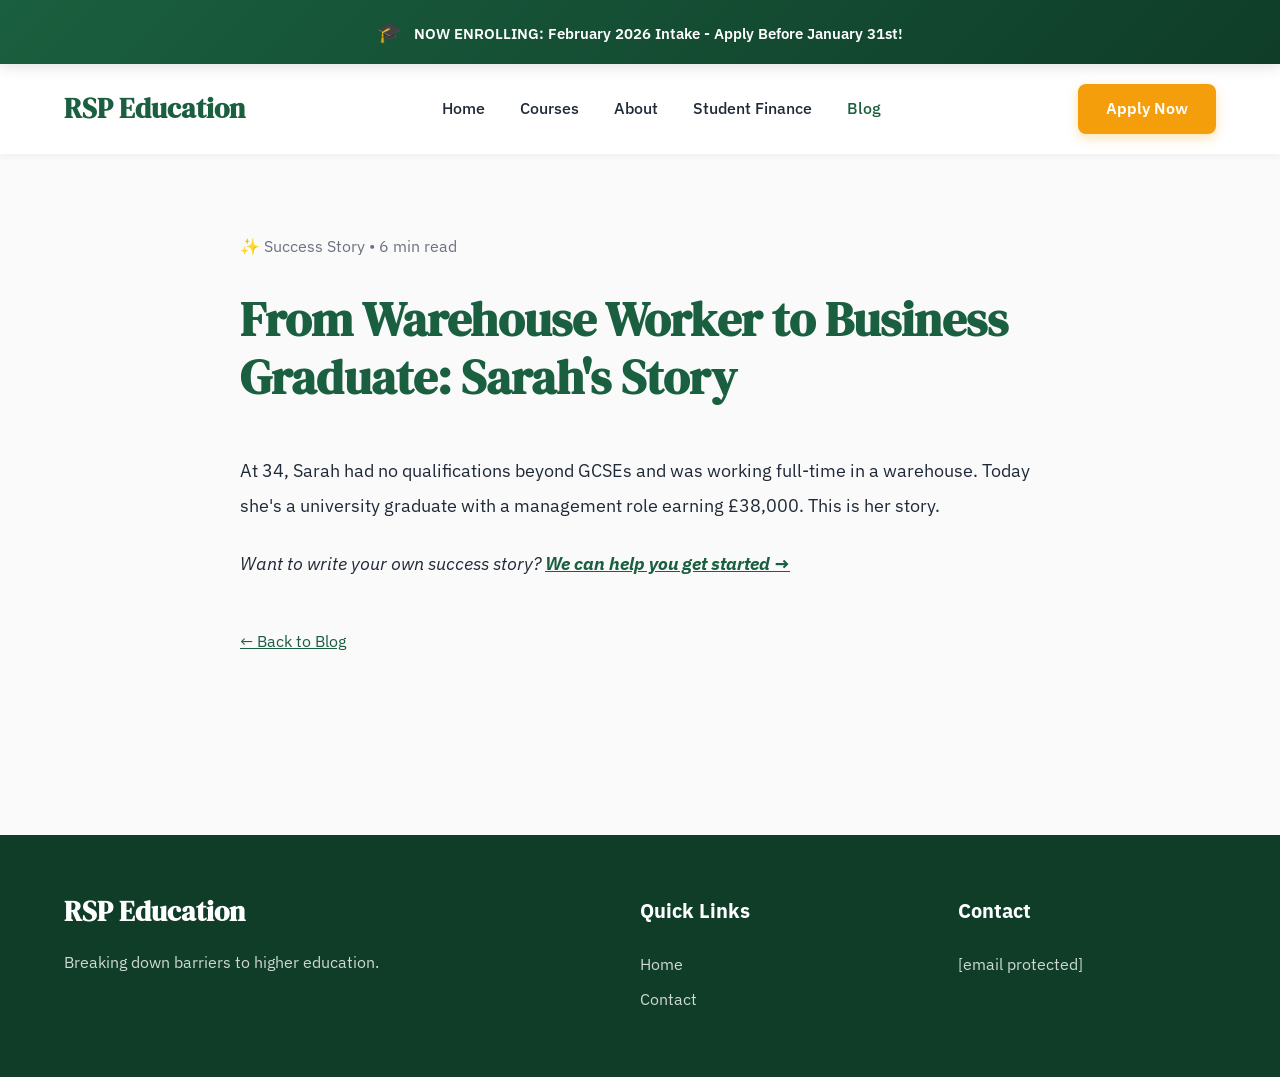
<file: sarah-success-story.html>
<!DOCTYPE html>
<html lang="en">
<head>
    <meta charset="UTF-8">
    <meta name="viewport" content="width=device-width, initial-scale=1.0">
    <title>From Warehouse Worker to Business Graduate: Success Story</title>
    <meta name="description" content="Sarah's inspiring journey from warehouse work to university graduate. How she accessed higher education at 34 without A-Levels.">
    
    <link href="https://fonts.googleapis.com/css2?family=DM+Serif+Display:ital@0;1&family=IBM+Plex+Sans:wght@400;500;600;700&display=swap" rel="stylesheet">
    <link rel="stylesheet" href="../css/style.css">
</head>
<body>
    <div class="urgent-banner">
        <span>🎓</span> NOW ENROLLING: February 2026 Intake - Apply Before January 31st!
    </div>
    
    <header>
        <nav>
            <a href="../index.html" class="logo">RSP Education</a>
            <ul class="nav-links">
                <li><a href="../index.html">Home</a></li>
                <li><a href="../courses.html">Courses</a></li>
                <li><a href="../about.html">About</a></li>
                <li><a href="../student-finance.html">Student Finance</a></li>
                <li><a href="../blog.html" class="active">Blog</a></li>
            </ul>
            <a href="../contact.html" class="cta-btn-header">Apply Now</a>
        </nav>
    </header>
    
    <div class="container">
        <article style="max-width: 800px; margin: 0 auto;">
            <p style="color: var(--text-light); margin-bottom: 32px;">✨ Success Story • 6 min read</p>
            
            <h1 style="font-size: 48px; color: var(--primary); margin-bottom: 48px;">From Warehouse Worker to Business Graduate: Sarah's Story</h1>
            
            <p style="font-size: 18px; line-height: 1.9; margin-bottom: 24px;">
                At 34, Sarah had no qualifications beyond GCSEs and was working full-time in a warehouse. Today she's a university graduate with a management role earning £38,000. This is her story.
            </p>
            
            <p style="font-size: 18px; line-height: 1.9; margin-bottom: 24px;"><em>Want to write your own success story? <a href="../contact.html" style="color: var(--primary); font-weight: 700;">We can help you get started →</a></em></p>
            
            <p style="margin-top: 48px;"><a href="../blog.html" style="color: var(--primary);">← Back to Blog</a></p>
        </article>
    </div>
    
    <footer>
        <div class="footer-content">
            <div class="footer-about">
                <h3>RSP Education</h3>
                <p style="line-height: 1.8; opacity: 0.8;">Breaking down barriers to higher education.</p>
            </div>
            <div class="footer-links">
                <h4>Quick Links</h4>
                <ul>
                    <li><a href="../index.html">Home</a></li>
                    <li><a href="../contact.html">Contact</a></li>
                </ul>
            </div>
            <div class="footer-links">
                <h4>Contact</h4>
                <ul>
                    <li><a href="/cdn-cgi/l/email-protection#7910171f16390b0a091c1d0c1a180d101617571a16570c12"><span class="__cf_email__" data-cfemail="c8a1a6aea788babbb8adacbdaba9bca1a7a6e6aba7e6bda3">[email&#160;protected]</span></a></li>
                </ul>
            </div>
        </div>
</file>
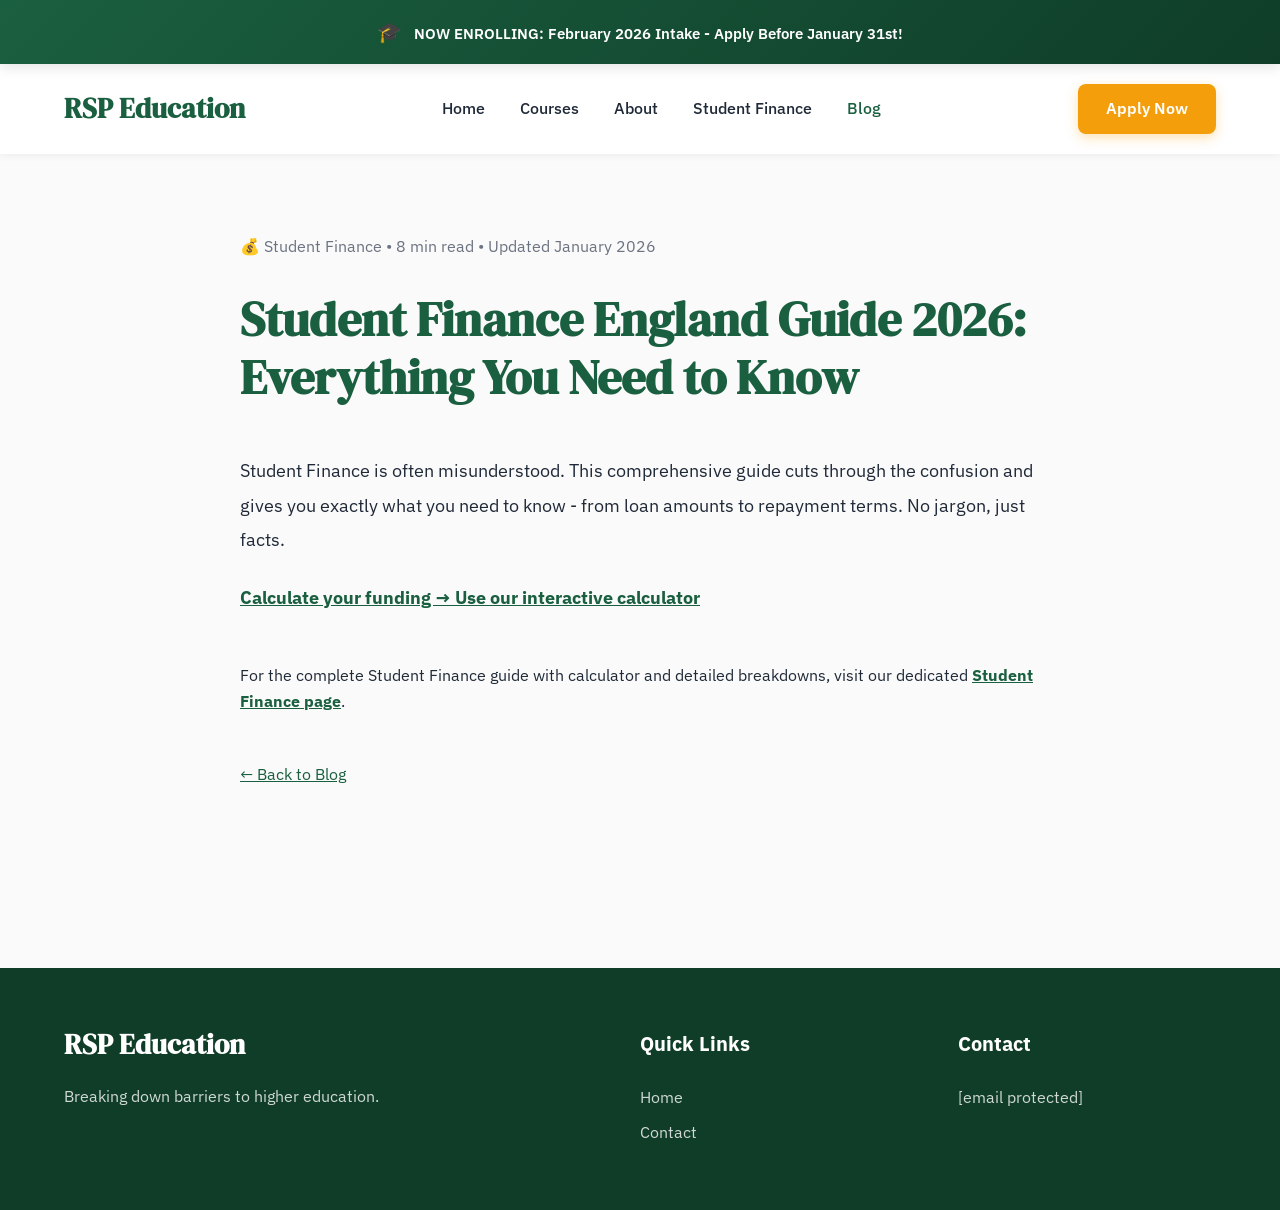
<file: student-finance-guide-2026.html>
<!DOCTYPE html>
<html lang="en">
<head>
    <meta charset="UTF-8">
    <meta name="viewport" content="width=device-width, initial-scale=1.0">
    <title>Student Finance England Guide 2026: Everything You Need to Know</title>
    <meta name="description" content="Complete guide to Student Finance England for 2026. Learn about loan amounts, eligibility, repayment, and how to maximize your funding. Free expert help available.">
    
    <link href="https://fonts.googleapis.com/css2?family=DM+Serif+Display:ital@0;1&family=IBM+Plex+Sans:wght@400;500;600;700&display=swap" rel="stylesheet">
    <link rel="stylesheet" href="../css/style.css">
</head>
<body>
    <div class="urgent-banner">
        <span>🎓</span> NOW ENROLLING: February 2026 Intake - Apply Before January 31st!
    </div>
    
    <header>
        <nav>
            <a href="../index.html" class="logo">RSP Education</a>
            <ul class="nav-links">
                <li><a href="../index.html">Home</a></li>
                <li><a href="../courses.html">Courses</a></li>
                <li><a href="../about.html">About</a></li>
                <li><a href="../student-finance.html">Student Finance</a></li>
                <li><a href="../blog.html" class="active">Blog</a></li>
            </ul>
            <a href="../contact.html" class="cta-btn-header">Apply Now</a>
        </nav>
    </header>
    
    <div class="container">
        <article style="max-width: 800px; margin: 0 auto;">
            <p style="color: var(--text-light); margin-bottom: 32px;">💰 Student Finance • 8 min read • Updated January 2026</p>
            
            <h1 style="font-size: 48px; color: var(--primary); margin-bottom: 48px;">Student Finance England Guide 2026: Everything You Need to Know</h1>
            
            <p style="font-size: 18px; line-height: 1.9; margin-bottom: 24px;">
                Student Finance is often misunderstood. This comprehensive guide cuts through the confusion and gives you exactly what you need to know - from loan amounts to repayment terms. No jargon, just facts.
            </p>
            
            <p style="font-size: 18px; line-height: 1.9; margin-bottom: 48px;"><a href="../student-finance.html" style="color: var(--primary); font-weight: 700;">Calculate your funding → Use our interactive calculator</a></p>
            
            <p>For the complete Student Finance guide with calculator and detailed breakdowns, visit our dedicated <a href="../student-finance.html" style="color: var(--primary); font-weight: 700;">Student Finance page</a>.</p>
            
            <p style="margin-top: 48px;"><a href="../blog.html" style="color: var(--primary);">← Back to Blog</a></p>
        </article>
    </div>
    
    <footer>
        <div class="footer-content">
            <div class="footer-about">
                <h3>RSP Education</h3>
                <p style="line-height: 1.8; opacity: 0.8;">Breaking down barriers to higher education.</p>
            </div>
            <div class="footer-links">
                <h4>Quick Links</h4>
                <ul>
                    <li><a href="../index.html">Home</a></li>
                    <li><a href="../contact.html">Contact</a></li>
                </ul>
            </div>
            <div class="footer-links">
                <h4>Contact</h4>
                <ul>
                    <li><a href="/cdn-cgi/l/email-protection#aec7c0c8c1eedcdddecbcadbcdcfdac7c1c080cdc180dbc5"><span class="__cf_email__" data-cfemail="89e0e7efe6c9fbfaf9ecedfceae8fde0e6e7a7eae6a7fce2">[email&#160;protected]</span></a></li>
                </ul>
            </div>
        </div>
</file>
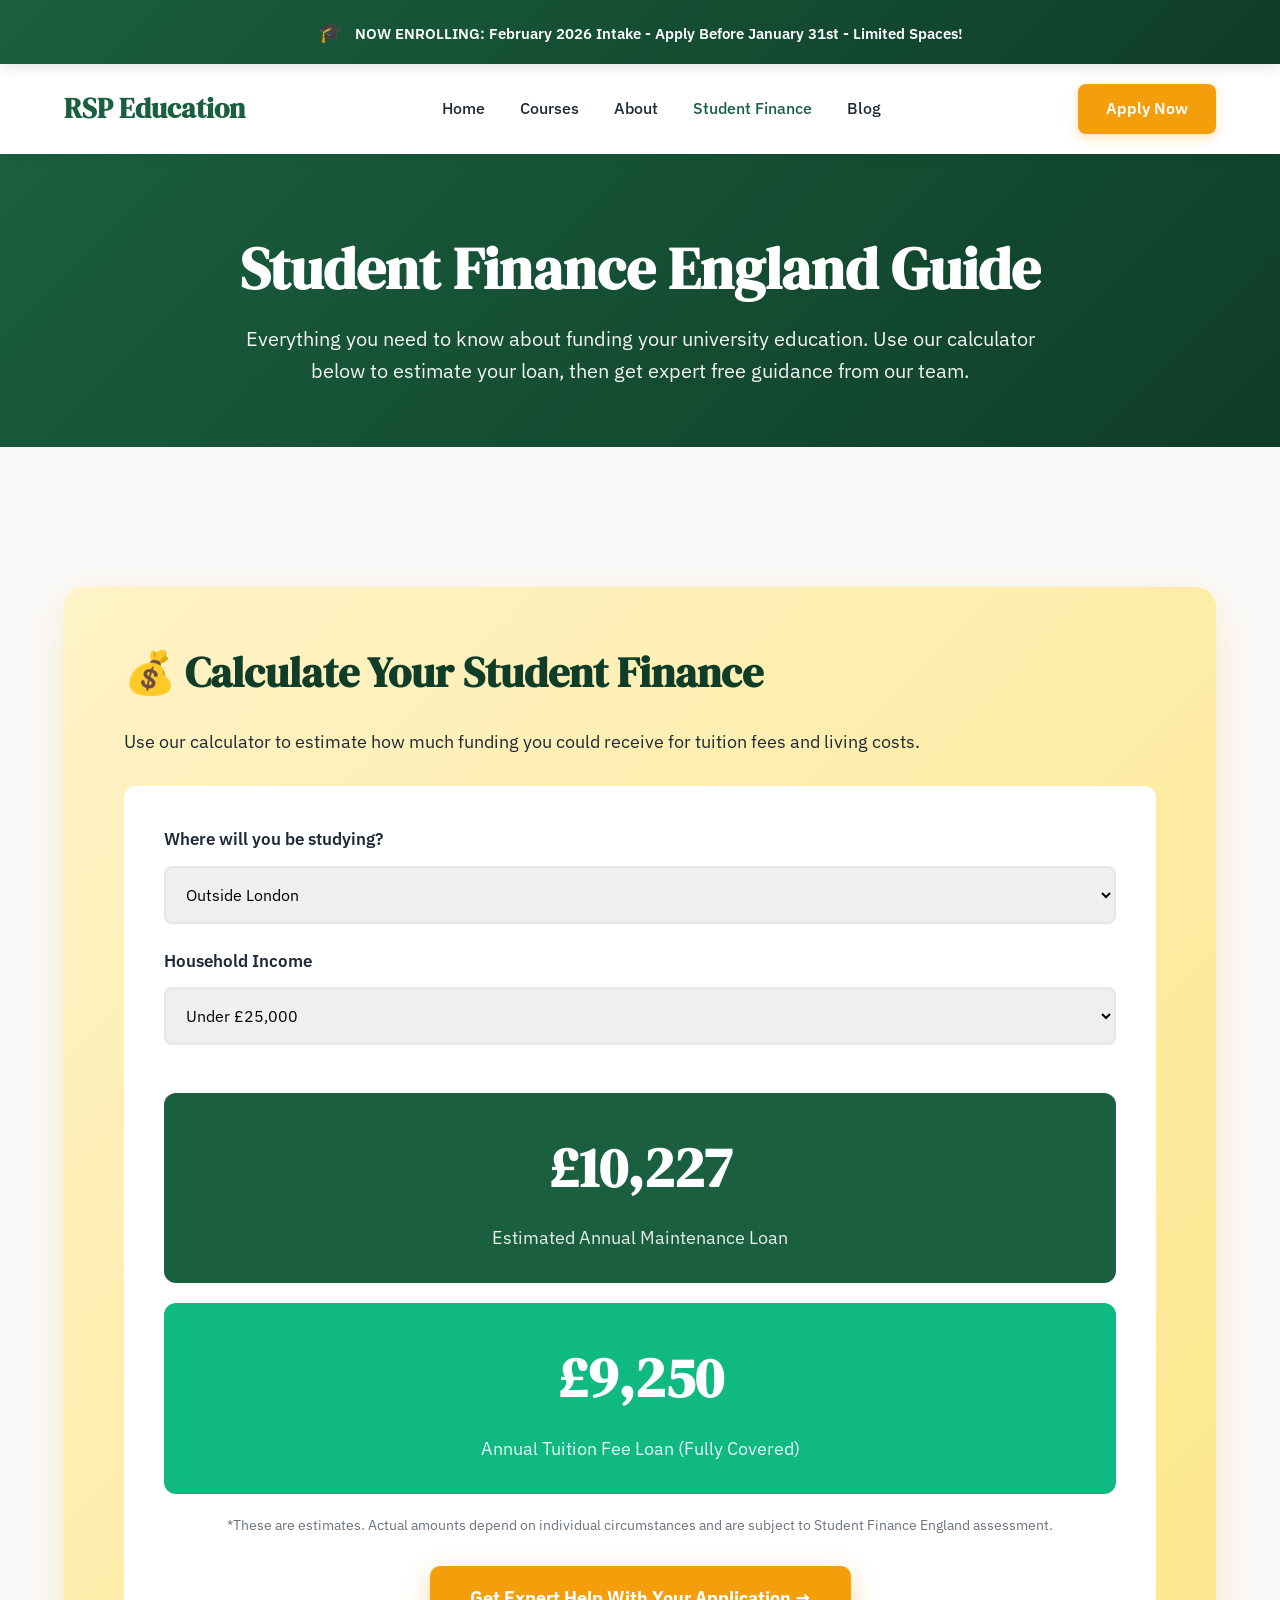
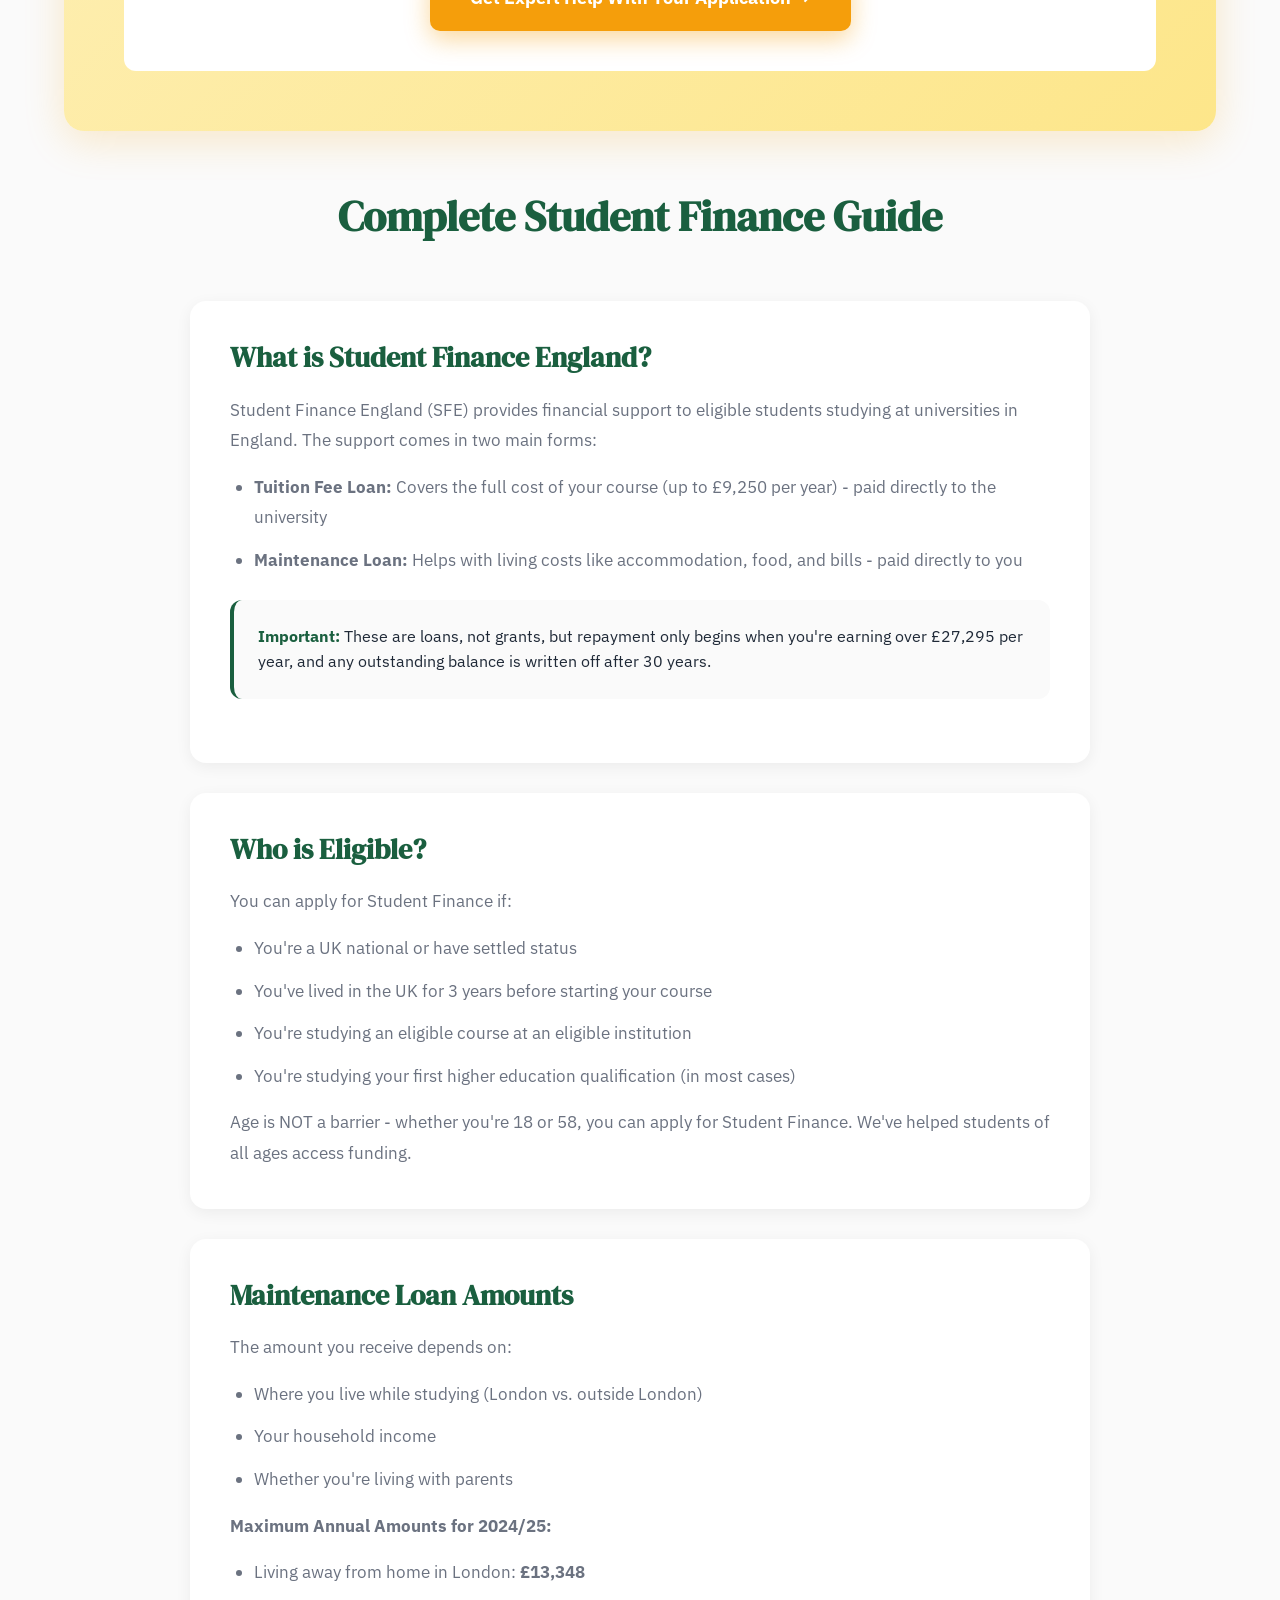
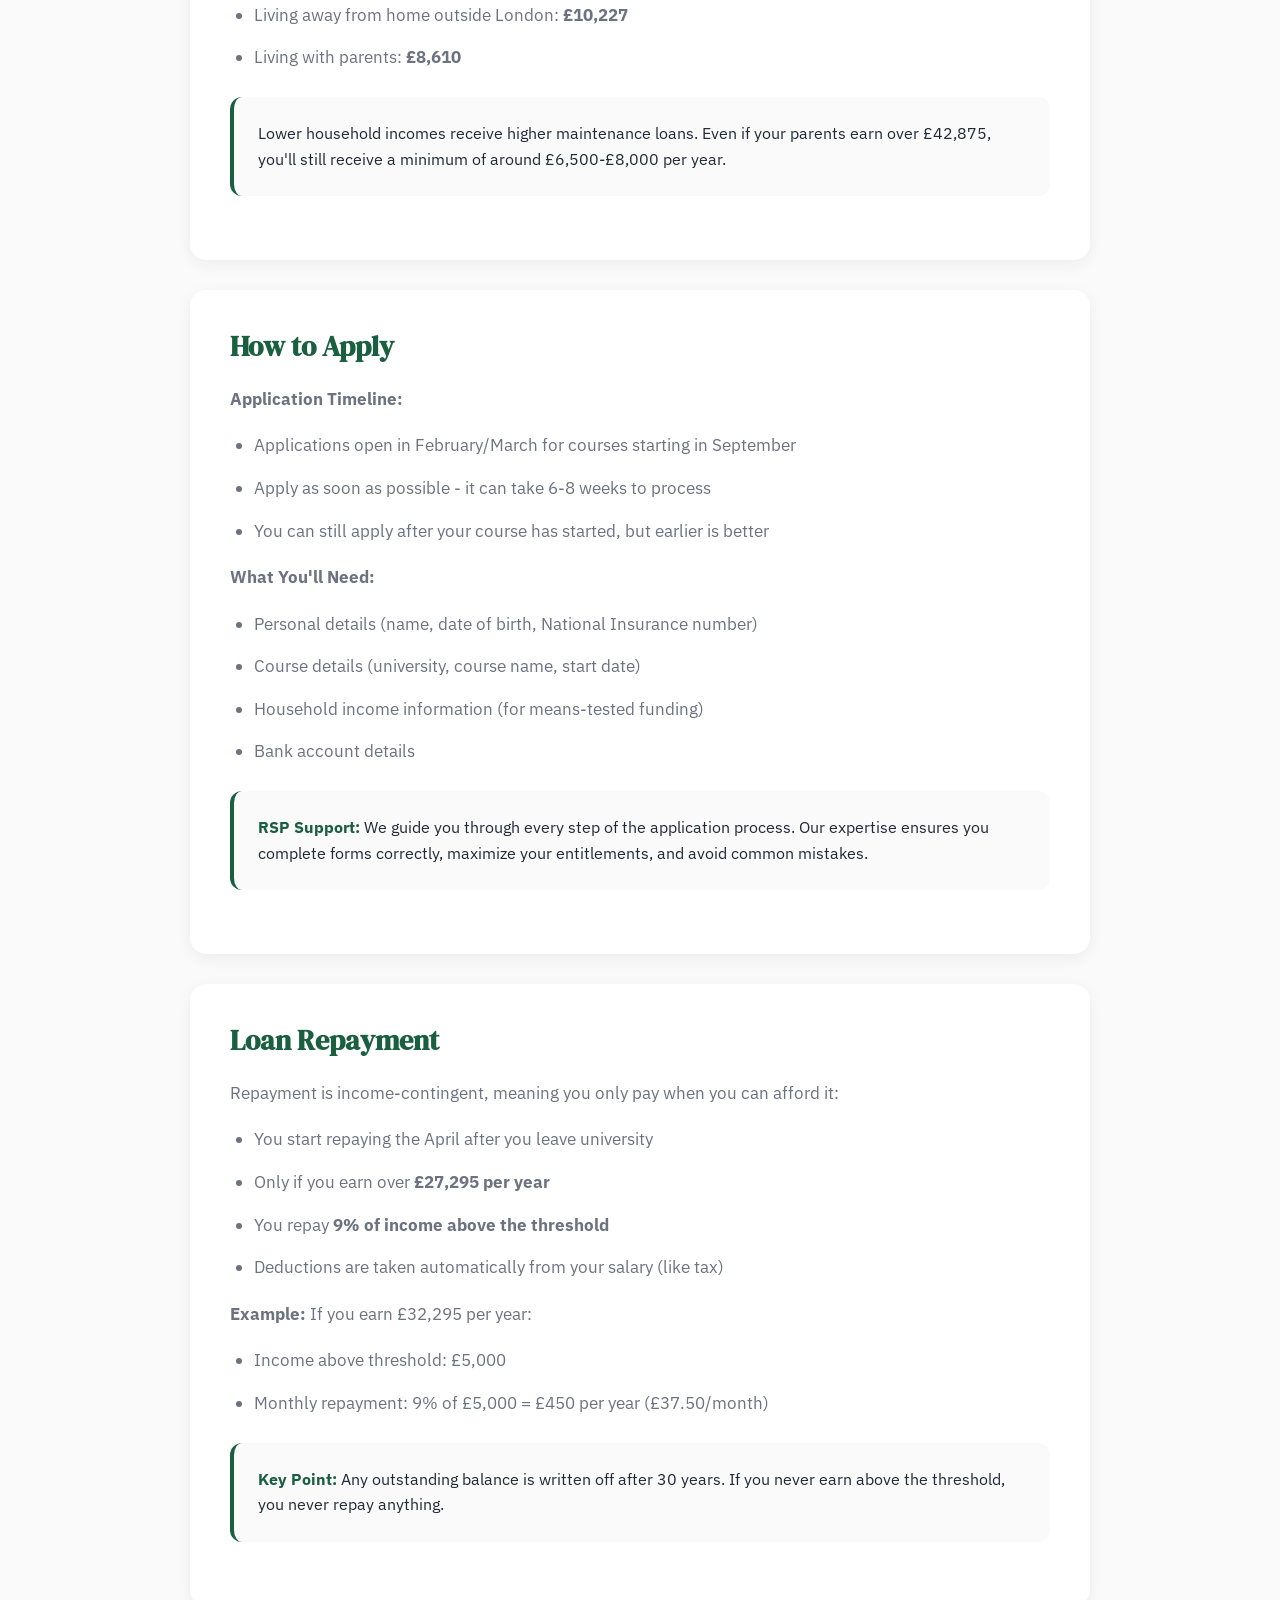
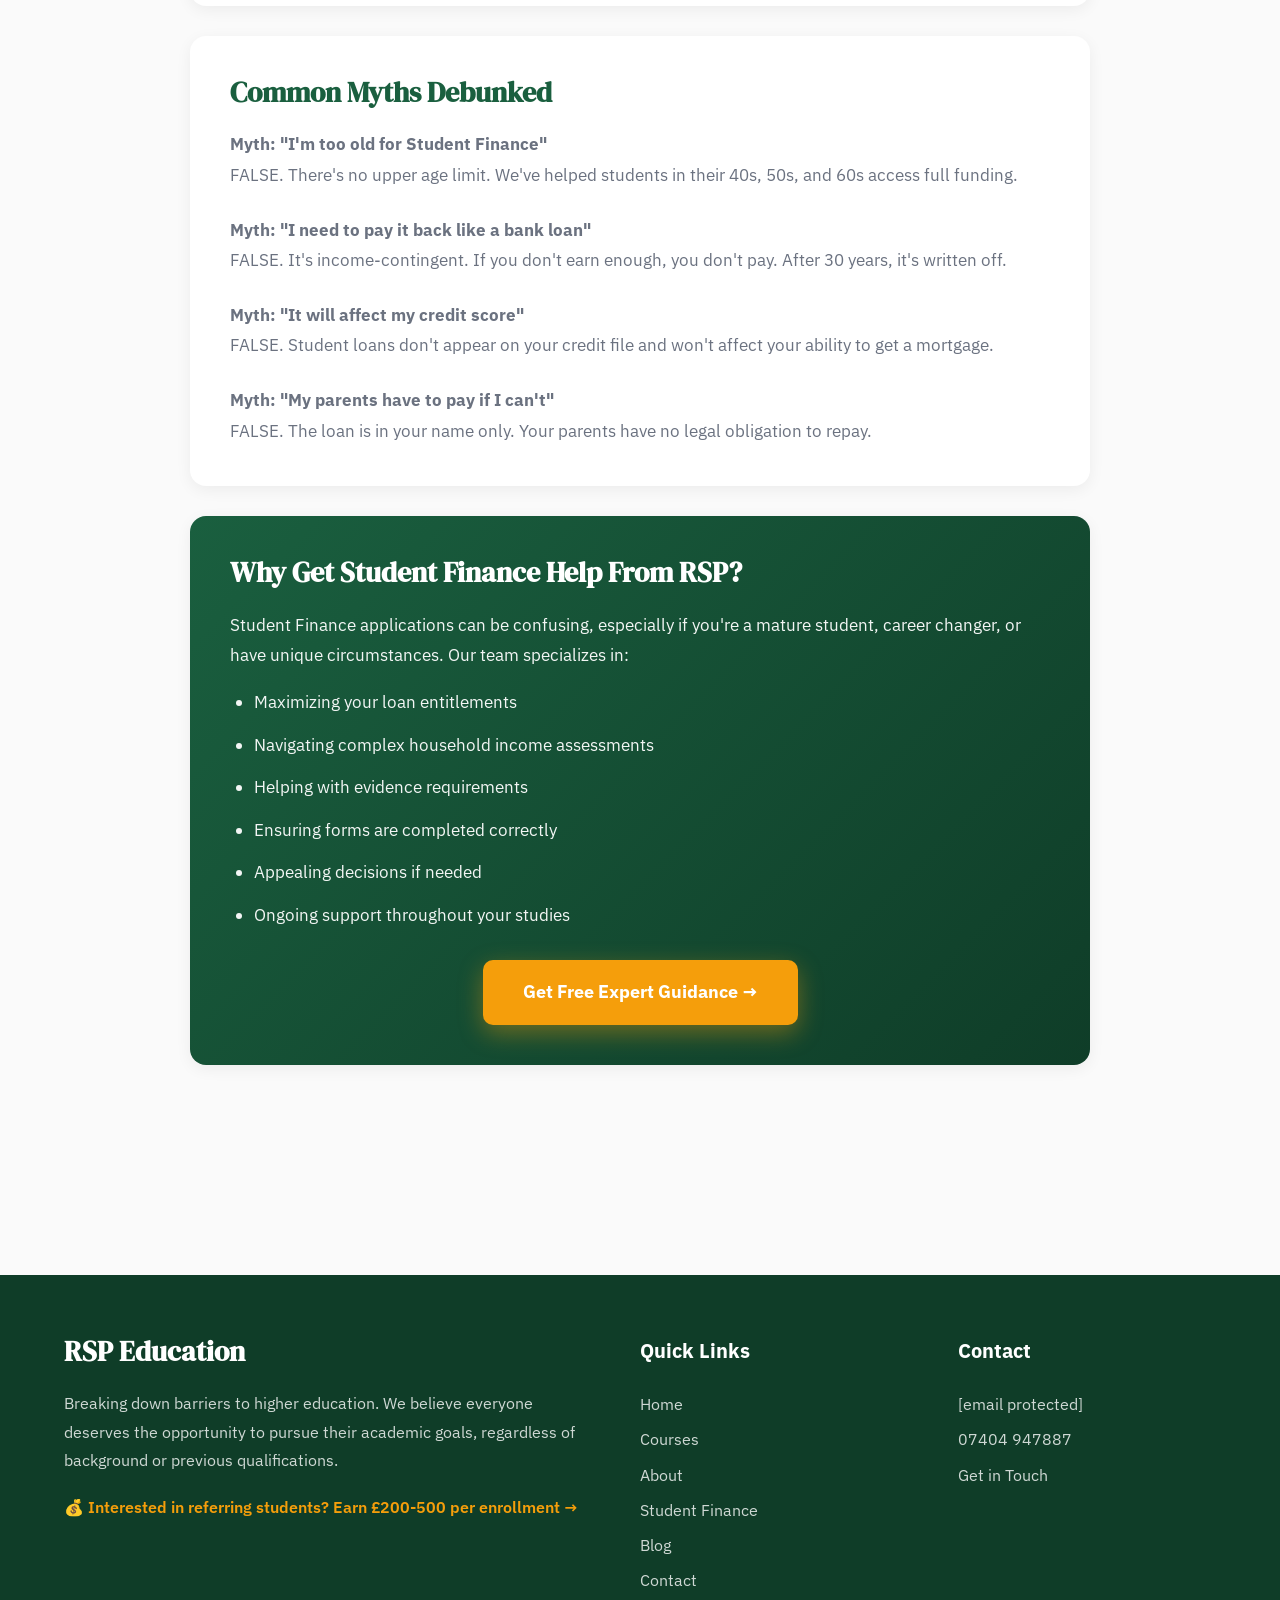
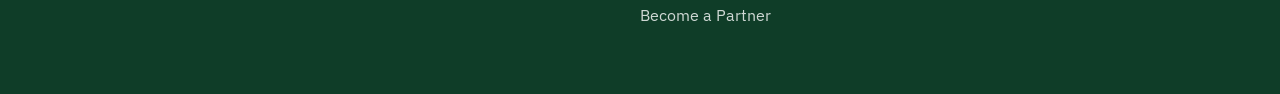
<file: student-finance.html>
<!DOCTYPE html>
<html lang="en">
<head>
    <meta charset="UTF-8">
    <meta name="viewport" content="width=device-width, initial-scale=1.0">
    <title>Student Finance England Guide 2026 | RSP Education</title>
    <meta name="description" content="Complete guide to Student Finance England. Calculate your maintenance loan, understand tuition fees, learn about repayment. Expert free guidance included.">
    
    <link rel="preconnect" href="https://fonts.googleapis.com">
    <link rel="preconnect" href="https://fonts.gstatic.com" crossorigin>
    <link href="https://fonts.googleapis.com/css2?family=DM+Serif+Display:ital@0;1&family=IBM+Plex+Sans:wght@400;500;600;700&display=swap" rel="stylesheet">
    <link rel="stylesheet" href="css/style.css">
    
    <style>
        .finance-calculator {
            background: linear-gradient(135deg, #fef3c7 0%, #fde68a 100%);
            border-radius: 20px;
            padding: 60px;
            margin: 60px 0;
            box-shadow: 0 10px 40px rgba(245, 158, 11, 0.2);
        }
        
        .finance-calculator h2 {
            font-size: 42px;
            margin-bottom: 30px;
            color: var(--primary-dark);
        }
        
        .calculator-interface {
            background: white;
            padding: 40px;
            border-radius: 12px;
            margin-top: 30px;
        }
        
        .calculator-interface label {
            display: block;
            font-weight: 600;
            margin-bottom: 12px;
            font-size: 17px;
        }
        
        .calculator-interface select {
            width: 100%;
            padding: 16px;
            font-size: 16px;
            border: 2px solid var(--border);
            border-radius: 8px;
            margin-bottom: 24px;
            font-family: 'IBM Plex Sans', sans-serif;
        }
        
        .calc-result {
            background: var(--primary);
            color: white;
            padding: 30px;
            border-radius: 12px;
            text-align: center;
            margin-top: 24px;
        }
        
        .calc-result-amount {
            font-size: 56px;
            font-weight: 700;
            font-family: 'DM Serif Display', serif;
            margin-bottom: 12px;
        }
        
        .calc-result-label {
            font-size: 18px;
            opacity: 0.9;
        }
        
        .calc-disclaimer {
            margin-top: 20px;
            font-size: 14px;
            color: var(--text-light);
            text-align: center;
        }
        
        .info-card {
            background: white;
            padding: 40px;
            border-radius: 16px;
            margin-bottom: 30px;
            box-shadow: 0 4px 16px rgba(0,0,0,0.06);
        }
        
        .info-card h3 {
            font-size: 28px;
            color: var(--primary);
            margin-bottom: 20px;
        }
        
        .info-card p, .info-card ul {
            font-size: 17px;
            line-height: 1.8;
            color: var(--text-light);
        }
        
        .info-card ul {
            margin: 16px 0;
            padding-left: 24px;
        }
        
        .info-card li {
            margin-bottom: 12px;
        }
        
        .highlight-box {
            background: var(--bg);
            padding: 24px;
            border-radius: 12px;
            border-left: 4px solid var(--primary);
            margin: 24px 0;
        }
        
        .highlight-box strong {
            color: var(--primary);
        }
    </style>
</head>
<body>
    <!-- Urgent Banner -->
    <div class="urgent-banner">
        <span>🎓</span> NOW ENROLLING: February 2026 Intake - Apply Before January 31st - Limited Spaces!
    </div>
    
    <!-- Header -->
    <header>
        <nav>
            <a href="index.html" class="logo">RSP Education</a>
            <ul class="nav-links">
                <li><a href="index.html">Home</a></li>
                <li><a href="courses.html">Courses</a></li>
                <li><a href="about.html">About</a></li>
                <li><a href="student-finance.html" class="active">Student Finance</a></li>
                <li><a href="blog.html">Blog</a></li>
            </ul>
            <a href="contact.html" class="cta-btn-header">Apply Now</a>
        </nav>
    </header>
    
    <!-- Page Header -->
    <div class="page-header">
        <h1>Student Finance England Guide</h1>
        <p>Everything you need to know about funding your university education. Use our calculator below to estimate your loan, then get expert free guidance from our team.</p>
    </div>
    
    <!-- Calculator Section -->
    <div class="container">
        <div class="finance-calculator">
            <h2>💰 Calculate Your Student Finance</h2>
            <p style="font-size: 18px; margin-bottom: 20px;">Use our calculator to estimate how much funding you could receive for tuition fees and living costs.</p>
            
            <div class="calculator-interface">
                <label for="location">Where will you be studying?</label>
                <select id="location" onchange="updateCalculation()">
                    <option value="outside">Outside London</option>
                    <option value="london">In London</option>
                </select>
                
                <label for="income">Household Income</label>
                <select id="income" onchange="updateCalculation()">
                    <option value="low">Under £25,000</option>
                    <option value="medium">£25,000 - £42,875</option>
                    <option value="high">Over £42,875</option>
                </select>
                
                <div class="calc-result">
                    <div class="calc-result-amount" id="loanAmount">£10,227</div>
                    <div class="calc-result-label">Estimated Annual Maintenance Loan</div>
                </div>
                
                <div class="calc-result" style="background: var(--success); margin-top: 20px;">
                    <div class="calc-result-amount">£9,250</div>
                    <div class="calc-result-label">Annual Tuition Fee Loan (Fully Covered)</div>
                </div>
                
                <p class="calc-disclaimer">*These are estimates. Actual amounts depend on individual circumstances and are subject to Student Finance England assessment.</p>
                
                <div style="text-align: center; margin-top: 30px;">
                    <a href="contact.html" class="btn-primary">Get Expert Help With Your Application →</a>
                </div>
            </div>
        </div>
        
        <script>
            function updateCalculation() {
                const location = document.getElementById('location').value;
                const income = document.getElementById('income').value;
                
                let amount;
                if (location === 'london') {
                    if (income === 'low') amount = '£13,348';
                    else if (income === 'medium') amount = '£11,500';
                    else amount = '£8,000';
                } else {
                    if (income === 'low') amount = '£10,227';
                    else if (income === 'medium') amount = '£8,800';
                    else amount = '£6,500';
                }
                
                document.getElementById('loanAmount').textContent = amount;
            }
        </script>
        
        <!-- Guide Content -->
        <div style="max-width: 900px; margin: 60px auto 0;">
            <h2 style="font-size: 42px; color: var(--primary); text-align: center; margin-bottom: 60px;">Complete Student Finance Guide</h2>
            
            <!-- What is Student Finance -->
            <div class="info-card">
                <h3>What is Student Finance England?</h3>
                <p>
                    Student Finance England (SFE) provides financial support to eligible students studying at universities in England. The support comes in two main forms:
                </p>
                <ul>
                    <li><strong>Tuition Fee Loan:</strong> Covers the full cost of your course (up to £9,250 per year) - paid directly to the university</li>
                    <li><strong>Maintenance Loan:</strong> Helps with living costs like accommodation, food, and bills - paid directly to you</li>
                </ul>
                <div class="highlight-box">
                    <strong>Important:</strong> These are loans, not grants, but repayment only begins when you're earning over £27,295 per year, and any outstanding balance is written off after 30 years.
                </div>
            </div>
            
            <!-- Eligibility -->
            <div class="info-card">
                <h3>Who is Eligible?</h3>
                <p>You can apply for Student Finance if:</p>
                <ul>
                    <li>You're a UK national or have settled status</li>
                    <li>You've lived in the UK for 3 years before starting your course</li>
                    <li>You're studying an eligible course at an eligible institution</li>
                    <li>You're studying your first higher education qualification (in most cases)</li>
                </ul>
                <p>
                    Age is NOT a barrier - whether you're 18 or 58, you can apply for Student Finance. We've helped students of all ages access funding.
                </p>
            </div>
            
            <!-- Maintenance Loan Breakdown -->
            <div class="info-card">
                <h3>Maintenance Loan Amounts</h3>
                <p>The amount you receive depends on:</p>
                <ul>
                    <li>Where you live while studying (London vs. outside London)</li>
                    <li>Your household income</li>
                    <li>Whether you're living with parents</li>
                </ul>
                <p><strong>Maximum Annual Amounts for 2024/25:</strong></p>
                <ul>
                    <li>Living away from home in London: <strong>£13,348</strong></li>
                    <li>Living away from home outside London: <strong>£10,227</strong></li>
                    <li>Living with parents: <strong>£8,610</strong></li>
                </ul>
                <div class="highlight-box">
                    Lower household incomes receive higher maintenance loans. Even if your parents earn over £42,875, you'll still receive a minimum of around £6,500-£8,000 per year.
                </div>
            </div>
            
            <!-- How to Apply -->
            <div class="info-card">
                <h3>How to Apply</h3>
                <p><strong>Application Timeline:</strong></p>
                <ul>
                    <li>Applications open in February/March for courses starting in September</li>
                    <li>Apply as soon as possible - it can take 6-8 weeks to process</li>
                    <li>You can still apply after your course has started, but earlier is better</li>
                </ul>
                <p><strong>What You'll Need:</strong></p>
                <ul>
                    <li>Personal details (name, date of birth, National Insurance number)</li>
                    <li>Course details (university, course name, start date)</li>
                    <li>Household income information (for means-tested funding)</li>
                    <li>Bank account details</li>
                </ul>
                <div class="highlight-box">
                    <strong>RSP Support:</strong> We guide you through every step of the application process. Our expertise ensures you complete forms correctly, maximize your entitlements, and avoid common mistakes.
                </div>
            </div>
            
            <!-- Repayment -->
            <div class="info-card">
                <h3>Loan Repayment</h3>
                <p>Repayment is income-contingent, meaning you only pay when you can afford it:</p>
                <ul>
                    <li>You start repaying the April after you leave university</li>
                    <li>Only if you earn over <strong>£27,295 per year</strong></li>
                    <li>You repay <strong>9% of income above the threshold</strong></li>
                    <li>Deductions are taken automatically from your salary (like tax)</li>
                </ul>
                <p><strong>Example:</strong> If you earn £32,295 per year:</p>
                <ul>
                    <li>Income above threshold: £5,000</li>
                    <li>Monthly repayment: 9% of £5,000 = £450 per year (£37.50/month)</li>
                </ul>
                <div class="highlight-box">
                    <strong>Key Point:</strong> Any outstanding balance is written off after 30 years. If you never earn above the threshold, you never repay anything.
                </div>
            </div>
            
            <!-- Common Myths -->
            <div class="info-card">
                <h3>Common Myths Debunked</h3>
                <p><strong>Myth: "I'm too old for Student Finance"</strong></p>
                <p>FALSE. There's no upper age limit. We've helped students in their 40s, 50s, and 60s access full funding.</p>
                
                <p style="margin-top: 24px;"><strong>Myth: "I need to pay it back like a bank loan"</strong></p>
                <p>FALSE. It's income-contingent. If you don't earn enough, you don't pay. After 30 years, it's written off.</p>
                
                <p style="margin-top: 24px;"><strong>Myth: "It will affect my credit score"</strong></p>
                <p>FALSE. Student loans don't appear on your credit file and won't affect your ability to get a mortgage.</p>
                
                <p style="margin-top: 24px;"><strong>Myth: "My parents have to pay if I can't"</strong></p>
                <p>FALSE. The loan is in your name only. Your parents have no legal obligation to repay.</p>
            </div>
            
            <!-- Why Choose RSP -->
            <div class="info-card" style="background: linear-gradient(135deg, var(--primary) 0%, var(--primary-dark) 100%); color: white;">
                <h3 style="color: white;">Why Get Student Finance Help From RSP?</h3>
                <p style="color: rgba(255,255,255,0.95);">
                    Student Finance applications can be confusing, especially if you're a mature student, career changer, or have unique circumstances. Our team specializes in:
                </p>
                <ul style="color: rgba(255,255,255,0.95);">
                    <li>Maximizing your loan entitlements</li>
                    <li>Navigating complex household income assessments</li>
                    <li>Helping with evidence requirements</li>
                    <li>Ensuring forms are completed correctly</li>
                    <li>Appealing decisions if needed</li>
                    <li>Ongoing support throughout your studies</li>
                </ul>
                <div style="text-align: center; margin-top: 30px;">
                    <a href="contact.html" class="btn-primary">Get Free Expert Guidance →</a>
                </div>
            </div>
        </div>
    </div>
    
    <!-- Footer -->
    <footer>
        <div class="footer-content">
            <div class="footer-about">
                <h3>RSP Education</h3>
                <p style="line-height: 1.8; opacity: 0.8;">
                    Breaking down barriers to higher education. We believe everyone deserves the opportunity 
                    to pursue their academic goals, regardless of background or previous qualifications.
                </p>
                <p style="margin-top: 20px; font-weight: 600;">
                    💰 <a href="referral-partners.html" style="color: var(--accent); text-decoration: none;">Interested in referring students? Earn £200-500 per enrollment →</a>
                </p>
            </div>
            
            <div class="footer-links">
                <h4>Quick Links</h4>
                <ul>
                    <li><a href="index.html">Home</a></li>
                    <li><a href="courses.html">Courses</a></li>
                    <li><a href="about.html">About</a></li>
                    <li><a href="student-finance.html">Student Finance</a></li>
                    <li><a href="blog.html">Blog</a></li>
                    <li><a href="contact.html">Contact</a></li>
                    <li><a href="referral-partners.html">Become a Partner</a></li>
                </ul>
            </div>
            
            <div class="footer-links">
                <h4>Contact</h4>
                <ul>
                    <li><a href="/cdn-cgi/l/email-protection#e28b8c848da29091928786978183968b8d8ccc818dcc9789"><span class="__cf_email__" data-cfemail="422b2c242d023031322726372123362b2d2c6c212d6c3729">[email&#160;protected]</span></a></li>
                    <li><a href="tel:+447404947887">07404 947887</a></li>
                    <li><a href="contact.html">Get in Touch</a></li>
                </ul>
            </div>
        </div>
</file>
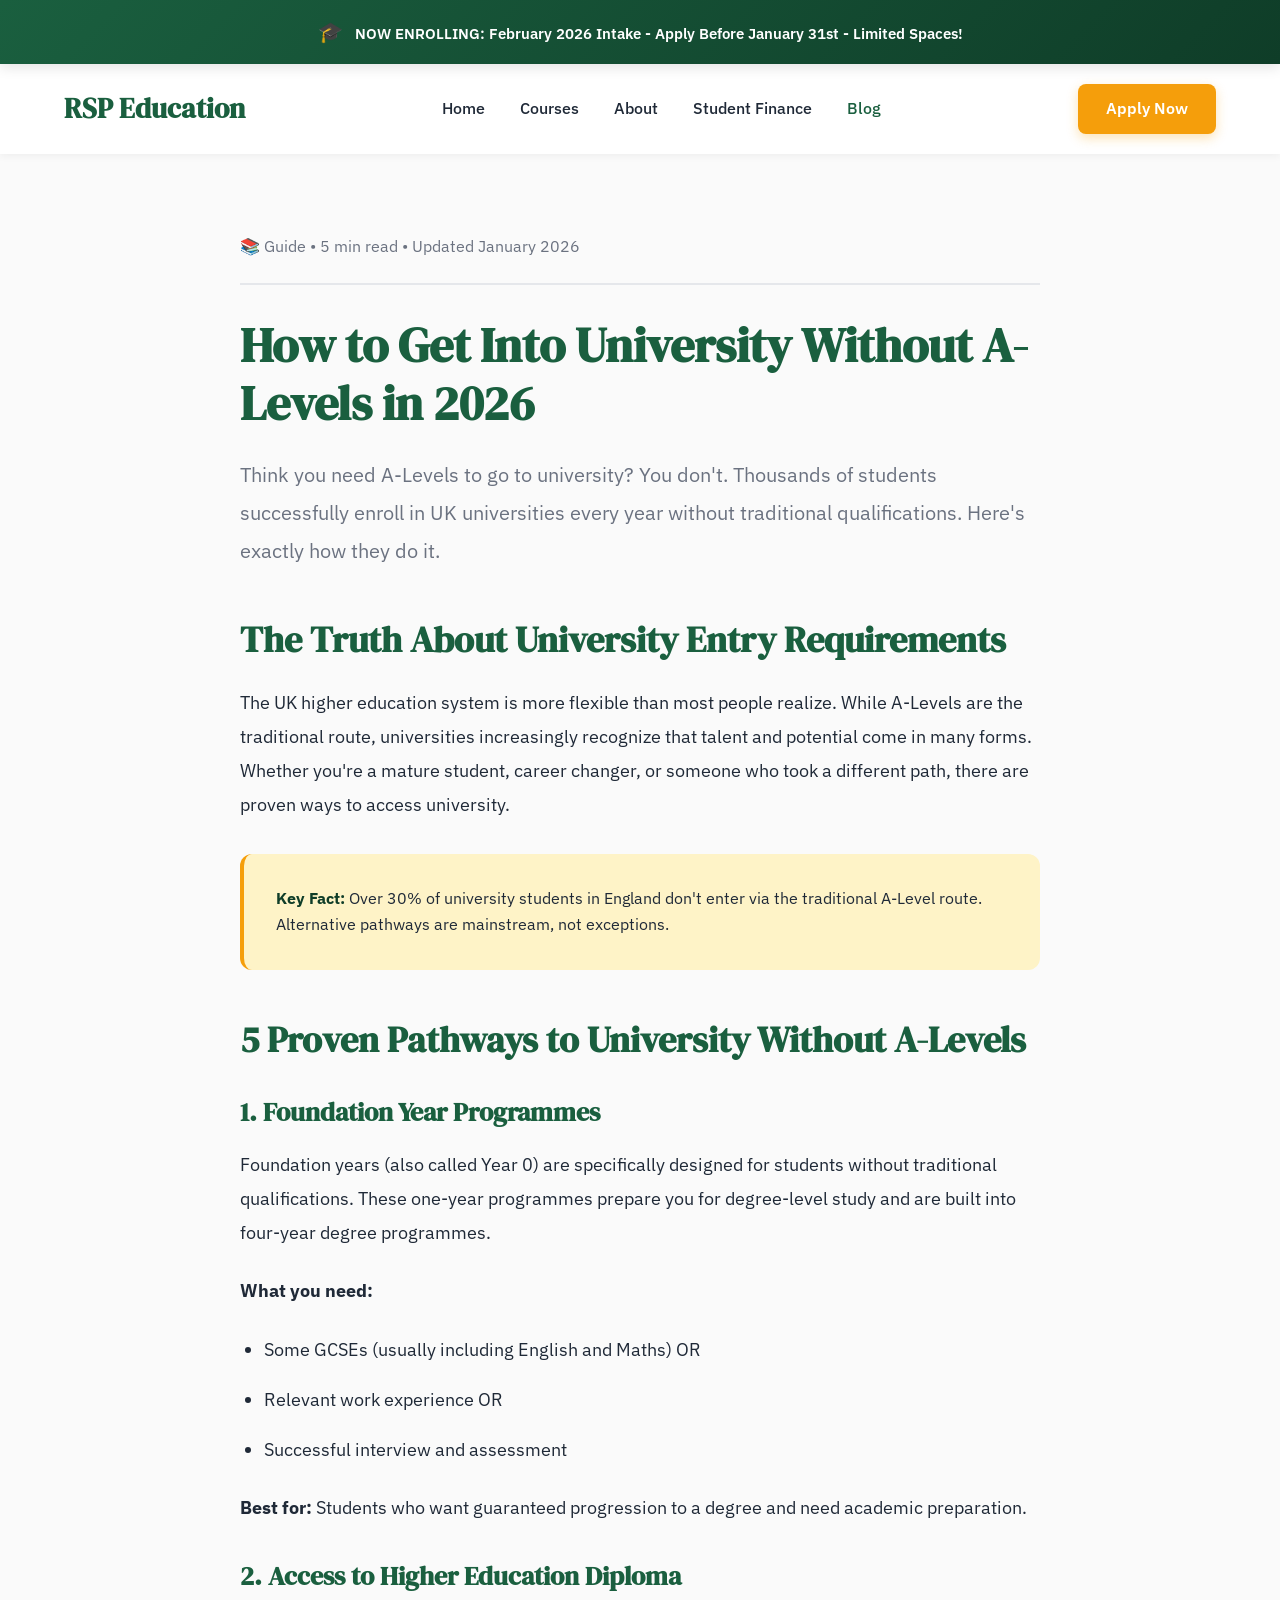
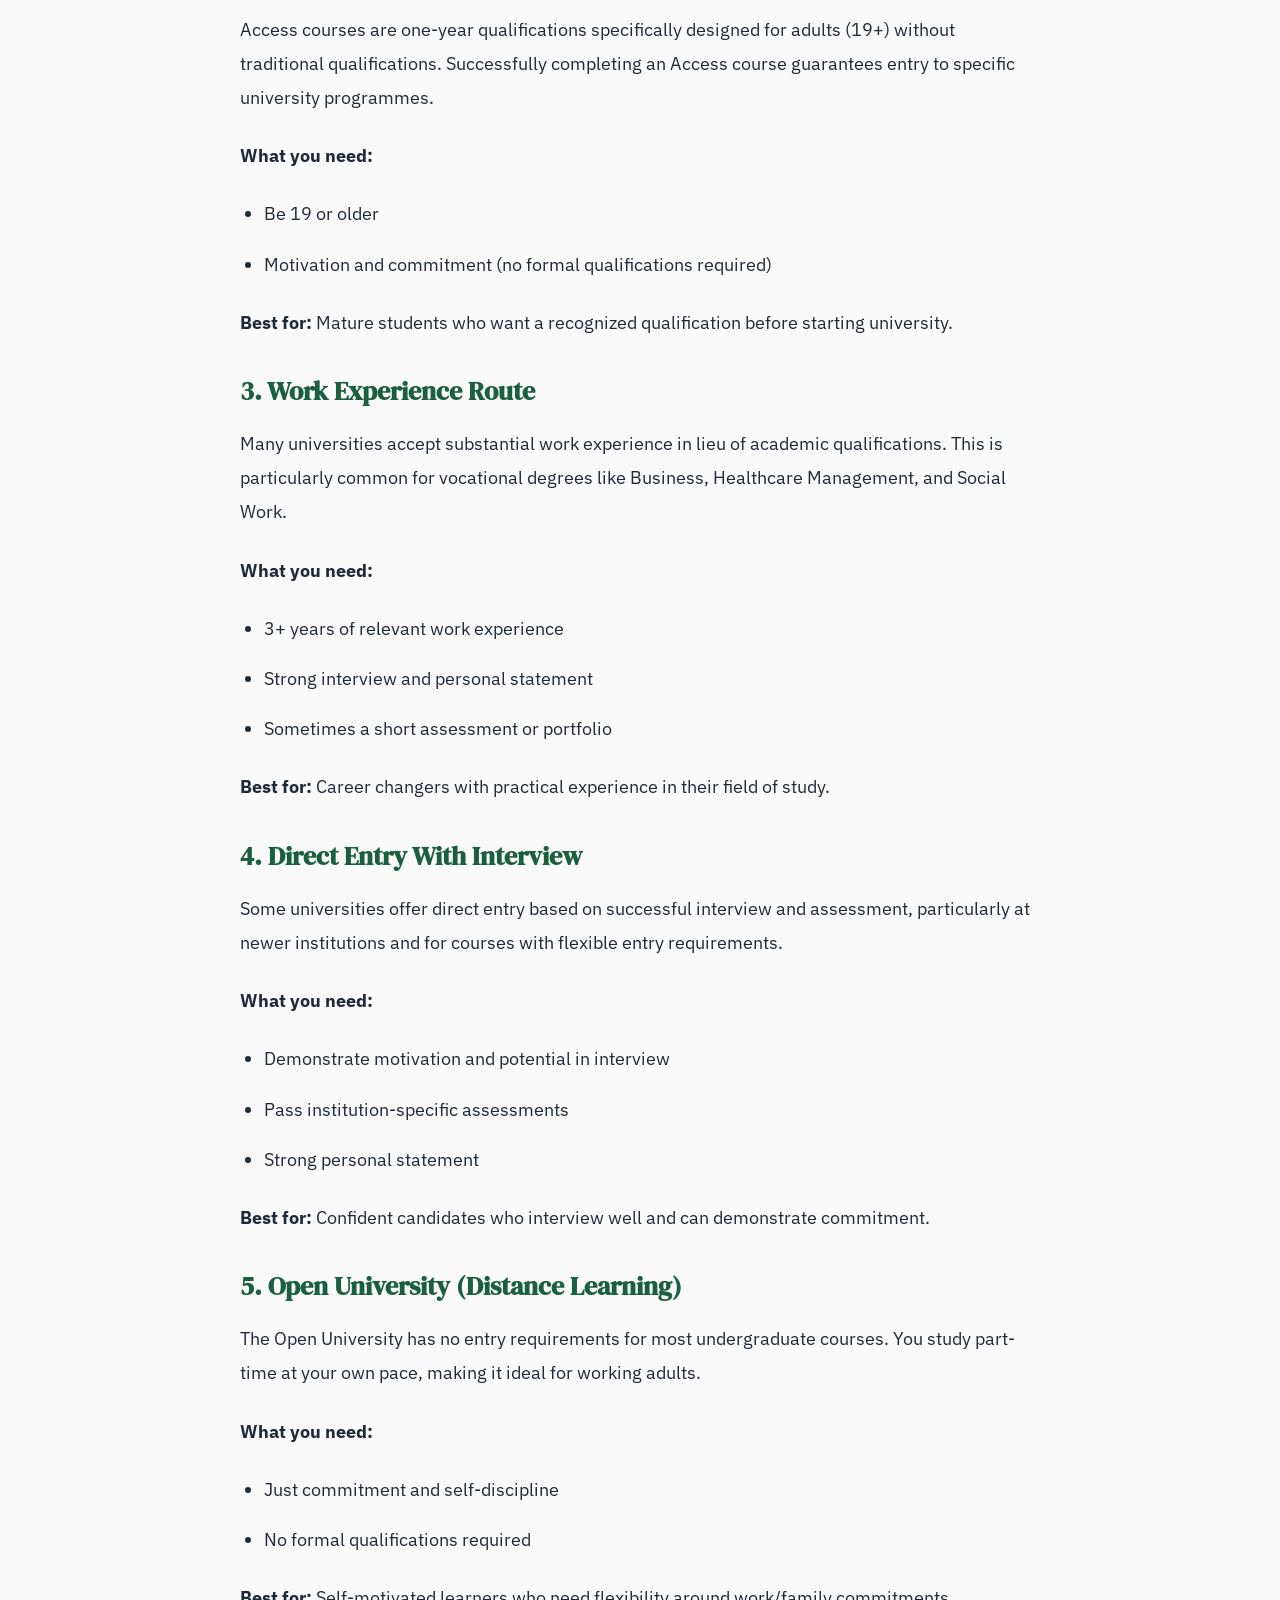
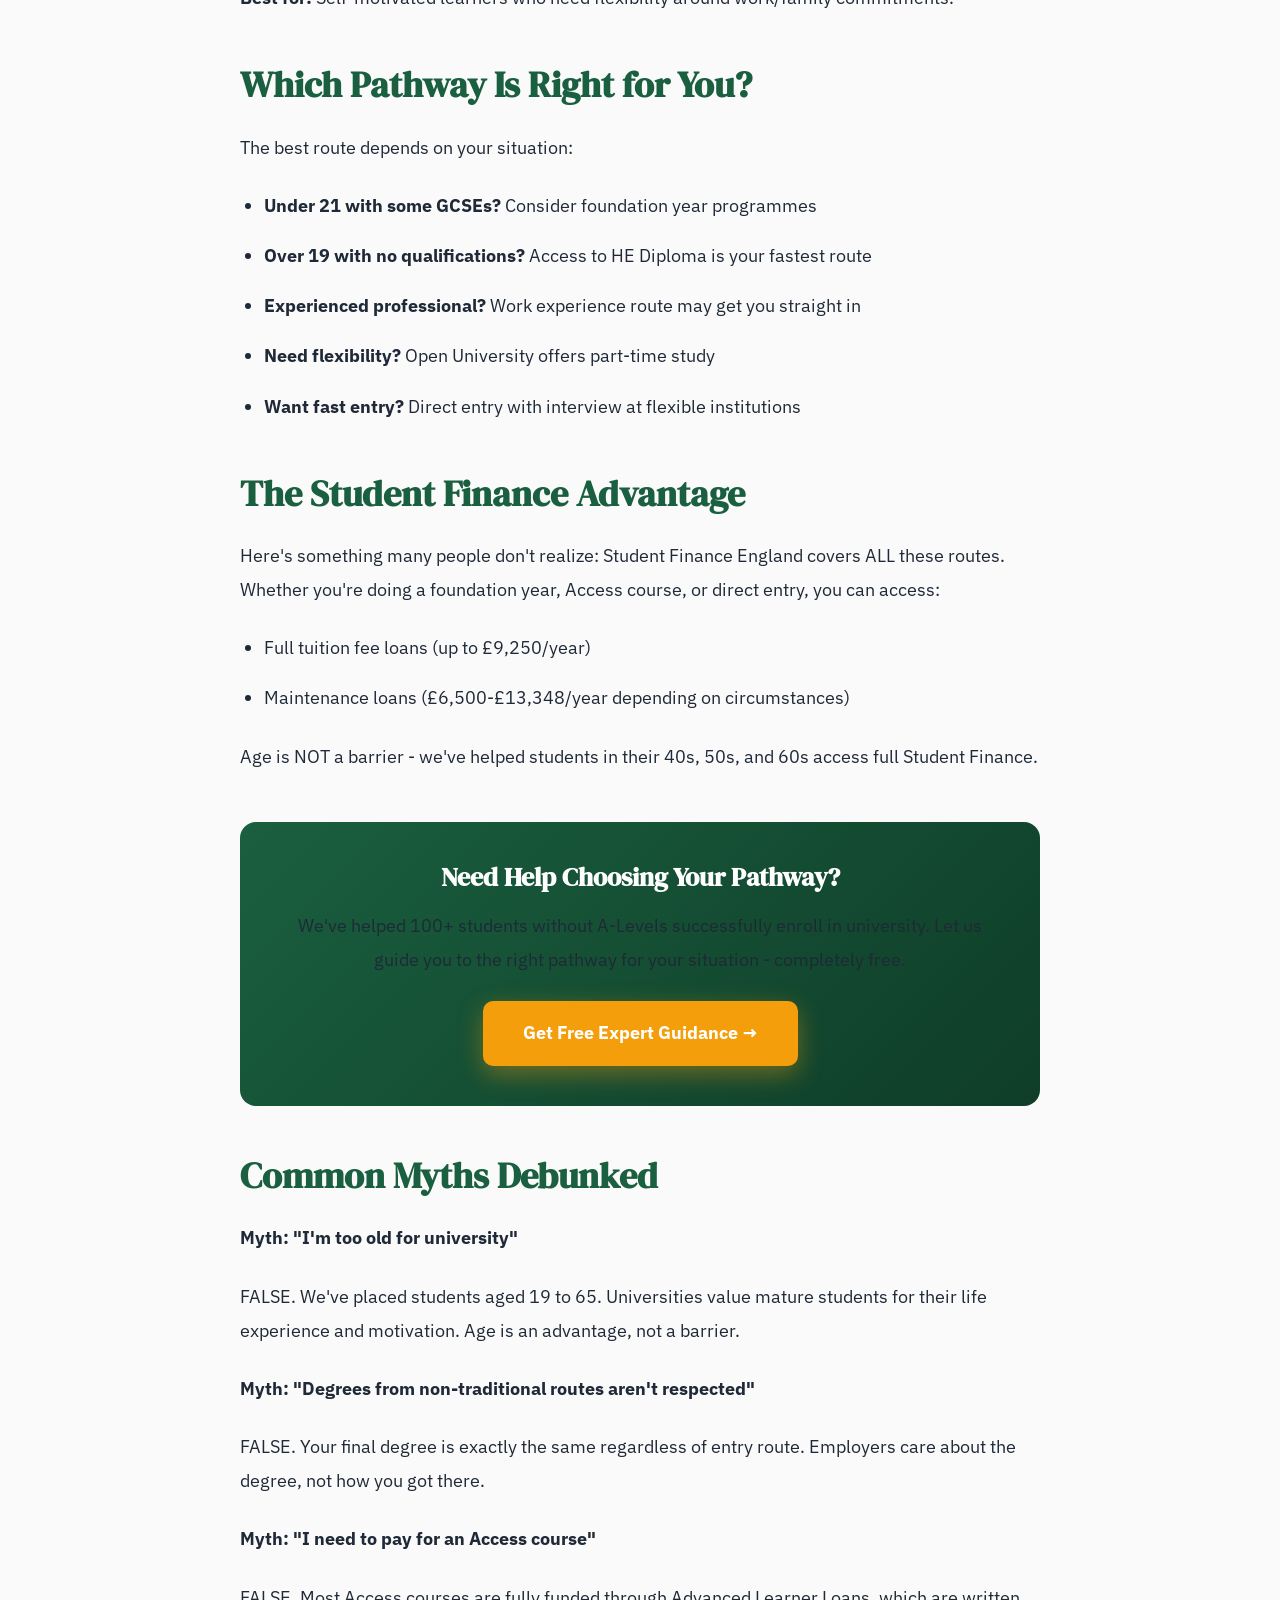
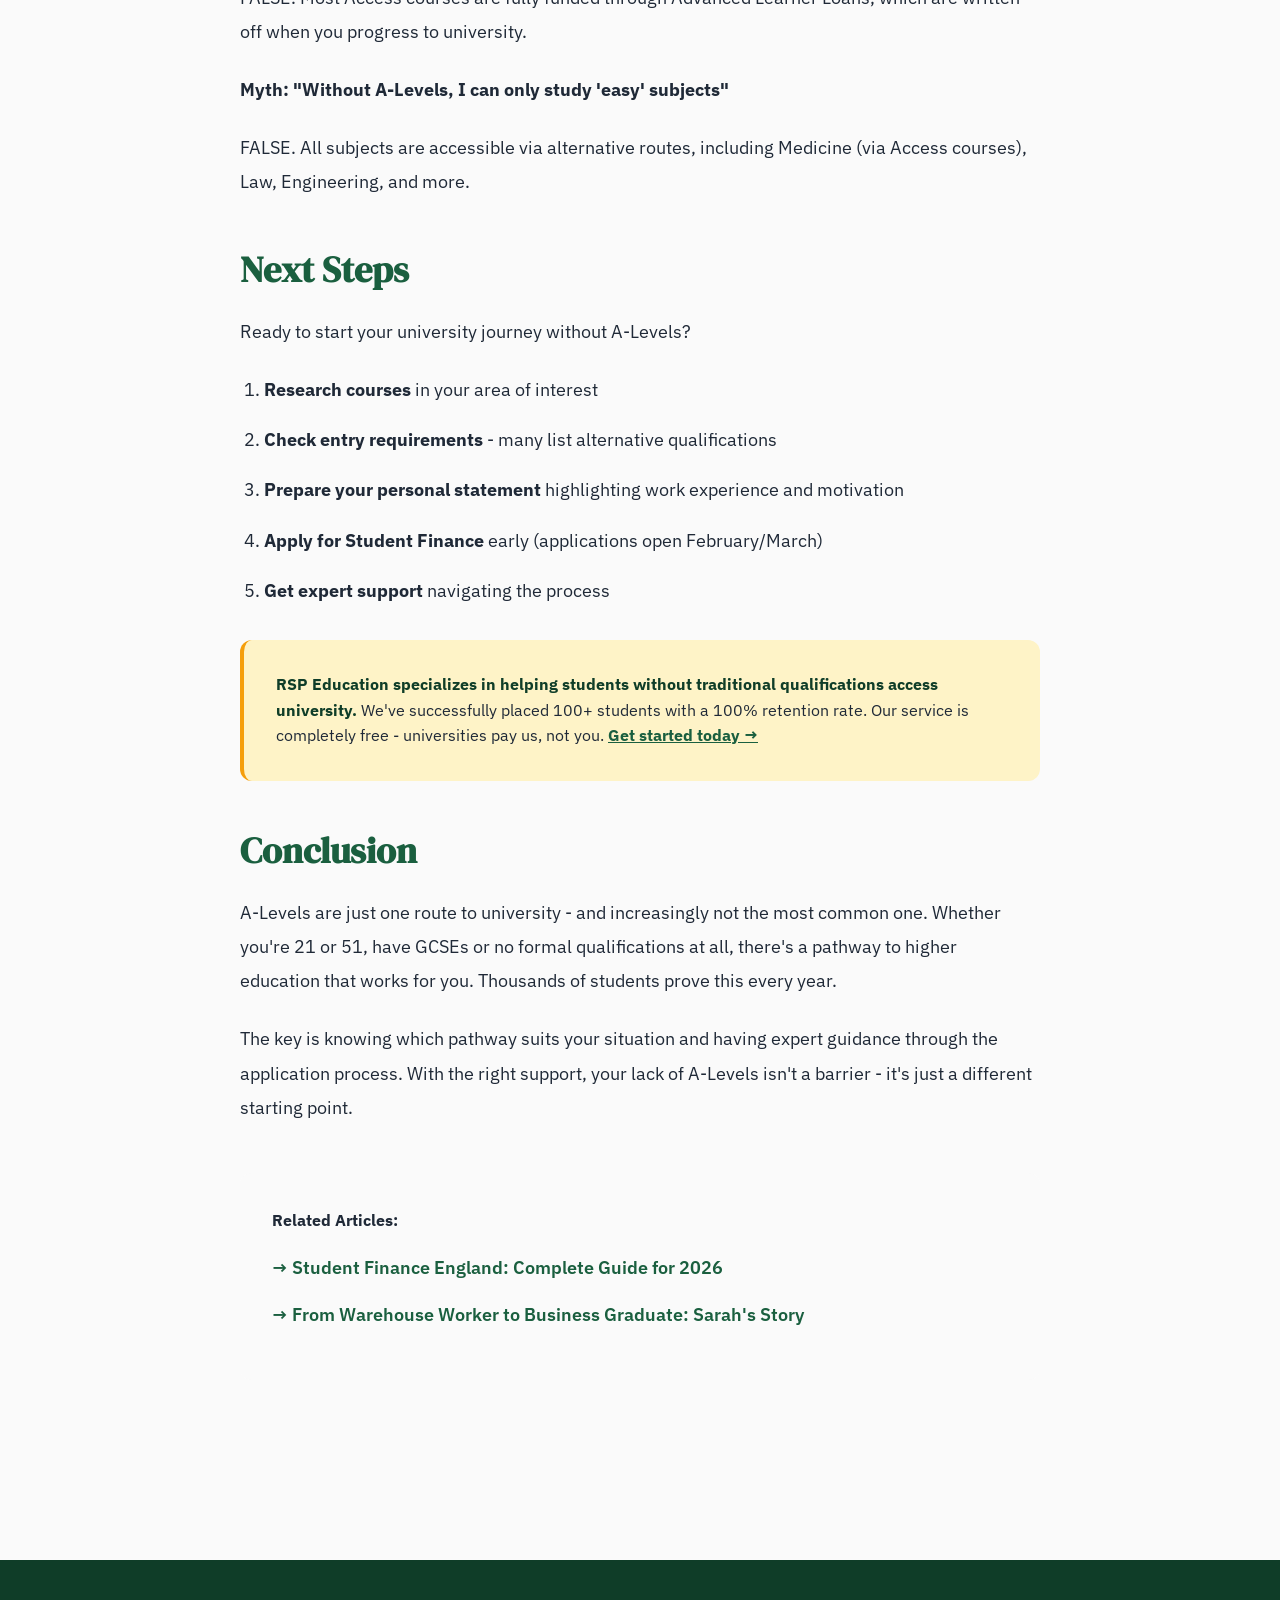
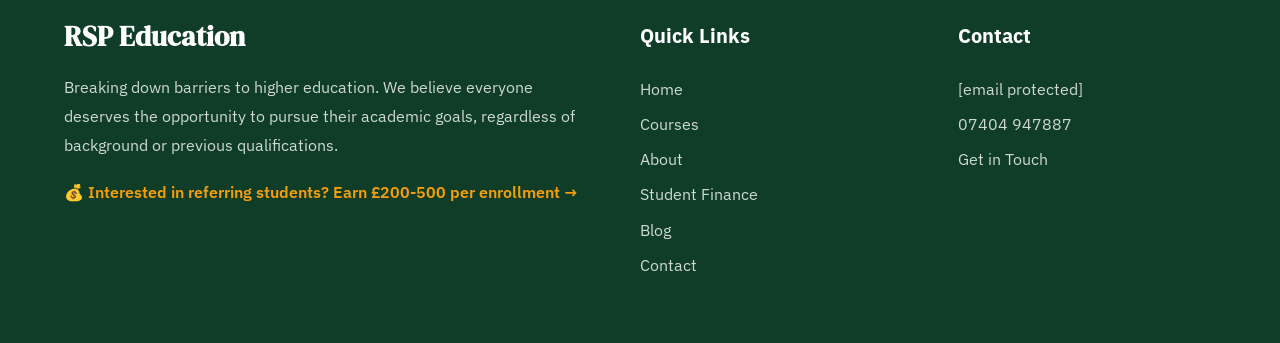
<file: university-without-a-levels.html>
<!DOCTYPE html>
<html lang="en">
<head>
    <meta charset="UTF-8">
    <meta name="viewport" content="width=device-width, initial-scale=1.0">
    <title>How to Get Into University Without A-Levels in 2026 | Complete Guide</title>
    <meta name="description" content="No A-Levels? No problem. Discover 5 proven pathways to university in 2026 including foundation years, work experience routes, and access courses. Free expert help available.">
    
    <link rel="preconnect" href="https://fonts.googleapis.com">
    <link rel="preconnect" href="https://fonts.gstatic.com" crossorigin>
    <link href="https://fonts.googleapis.com/css2?family=DM+Serif+Display:ital@0;1&family=IBM+Plex+Sans:wght@400;500;600;700&display=swap" rel="stylesheet">
    <link rel="stylesheet" href="../css/style.css">
    
    <style>
        .blog-post {
            max-width: 800px;
            margin: 0 auto;
        }
        
        .blog-post h2 {
            font-size: 36px;
            color: var(--primary);
            margin: 48px 0 24px;
        }
        
        .blog-post h3 {
            font-size: 26px;
            color: var(--primary);
            margin: 36px 0 20px;
        }
        
        .blog-post p {
            font-size: 18px;
            line-height: 1.9;
            color: var(--text);
            margin-bottom: 24px;
        }
        
        .blog-post ul, .blog-post ol {
            font-size: 18px;
            line-height: 1.9;
            color: var(--text);
            margin: 24px 0 24px 24px;
        }
        
        .blog-post li {
            margin-bottom: 16px;
        }
        
        .highlight-box {
            background: #fef3c7;
            padding: 32px;
            border-radius: 12px;
            border-left: 4px solid var(--accent);
            margin: 32px 0;
        }
        
        .highlight-box strong {
            color: var(--primary-dark);
        }
        
        .cta-box {
            background: linear-gradient(135deg, var(--primary) 0%, var(--primary-dark) 100%);
            color: white;
            padding: 40px;
            border-radius: 16px;
            margin: 48px 0;
            text-align: center;
        }
        
        .cta-box h3 {
            color: white;
            margin: 0 0 16px 0;
        }
        
        .blog-meta {
            color: var(--text-light);
            margin-bottom: 32px;
            padding-bottom: 24px;
            border-bottom: 2px solid var(--border);
        }
    </style>
</head>
<body>
    <!-- Urgent Banner -->
    <div class="urgent-banner">
        <span>🎓</span> NOW ENROLLING: February 2026 Intake - Apply Before January 31st - Limited Spaces!
    </div>
    
    <!-- Header -->
    <header>
        <nav>
            <a href="../index.html" class="logo">RSP Education</a>
            <ul class="nav-links">
                <li><a href="../index.html">Home</a></li>
                <li><a href="../courses.html">Courses</a></li>
                <li><a href="../about.html">About</a></li>
                <li><a href="../student-finance.html">Student Finance</a></li>
                <li><a href="../blog.html" class="active">Blog</a></li>
            </ul>
            <a href="../contact.html" class="cta-btn-header">Apply Now</a>
        </nav>
    </header>
    
    <!-- Article -->
    <div class="container">
        <article class="blog-post">
            <div class="blog-meta">
                📚 Guide • 5 min read • Updated January 2026
            </div>
            
            <h1 style="font-size: 48px; color: var(--primary); margin-bottom: 24px;">How to Get Into University Without A-Levels in 2026</h1>
            
            <p style="font-size: 20px; color: var(--text-light); margin-bottom: 48px;">
                Think you need A-Levels to go to university? You don't. Thousands of students successfully enroll in UK universities every year without traditional qualifications. Here's exactly how they do it.
            </p>
            
            <h2>The Truth About University Entry Requirements</h2>
            <p>
                The UK higher education system is more flexible than most people realize. While A-Levels are the traditional route, universities increasingly recognize that talent and potential come in many forms. Whether you're a mature student, career changer, or someone who took a different path, there are proven ways to access university.
            </p>
            
            <div class="highlight-box">
                <strong>Key Fact:</strong> Over 30% of university students in England don't enter via the traditional A-Level route. Alternative pathways are mainstream, not exceptions.
            </div>
            
            <h2>5 Proven Pathways to University Without A-Levels</h2>
            
            <h3>1. Foundation Year Programmes</h3>
            <p>
                Foundation years (also called Year 0) are specifically designed for students without traditional qualifications. These one-year programmes prepare you for degree-level study and are built into four-year degree programmes.
            </p>
            <p><strong>What you need:</strong></p>
            <ul>
                <li>Some GCSEs (usually including English and Maths) OR</li>
                <li>Relevant work experience OR</li>
                <li>Successful interview and assessment</li>
            </ul>
            <p><strong>Best for:</strong> Students who want guaranteed progression to a degree and need academic preparation.</p>
            
            <h3>2. Access to Higher Education Diploma</h3>
            <p>
                Access courses are one-year qualifications specifically designed for adults (19+) without traditional qualifications. Successfully completing an Access course guarantees entry to specific university programmes.
            </p>
            <p><strong>What you need:</strong></p>
            <ul>
                <li>Be 19 or older</li>
                <li>Motivation and commitment (no formal qualifications required)</li>
            </ul>
            <p><strong>Best for:</strong> Mature students who want a recognized qualification before starting university.</p>
            
            <h3>3. Work Experience Route</h3>
            <p>
                Many universities accept substantial work experience in lieu of academic qualifications. This is particularly common for vocational degrees like Business, Healthcare Management, and Social Work.
            </p>
            <p><strong>What you need:</strong></p>
            <ul>
                <li>3+ years of relevant work experience</li>
                <li>Strong interview and personal statement</li>
                <li>Sometimes a short assessment or portfolio</li>
            </ul>
            <p><strong>Best for:</strong> Career changers with practical experience in their field of study.</p>
            
            <h3>4. Direct Entry With Interview</h3>
            <p>
                Some universities offer direct entry based on successful interview and assessment, particularly at newer institutions and for courses with flexible entry requirements.
            </p>
            <p><strong>What you need:</strong></p>
            <ul>
                <li>Demonstrate motivation and potential in interview</li>
                <li>Pass institution-specific assessments</li>
                <li>Strong personal statement</li>
            </ul>
            <p><strong>Best for:</strong> Confident candidates who interview well and can demonstrate commitment.</p>
            
            <h3>5. Open University (Distance Learning)</h3>
            <p>
                The Open University has no entry requirements for most undergraduate courses. You study part-time at your own pace, making it ideal for working adults.
            </p>
            <p><strong>What you need:</strong></p>
            <ul>
                <li>Just commitment and self-discipline</li>
                <li>No formal qualifications required</li>
            </ul>
            <p><strong>Best for:</strong> Self-motivated learners who need flexibility around work/family commitments.</p>
            
            <h2>Which Pathway Is Right for You?</h2>
            <p>The best route depends on your situation:</p>
            <ul>
                <li><strong>Under 21 with some GCSEs?</strong> Consider foundation year programmes</li>
                <li><strong>Over 19 with no qualifications?</strong> Access to HE Diploma is your fastest route</li>
                <li><strong>Experienced professional?</strong> Work experience route may get you straight in</li>
                <li><strong>Need flexibility?</strong> Open University offers part-time study</li>
                <li><strong>Want fast entry?</strong> Direct entry with interview at flexible institutions</li>
            </ul>
            
            <h2>The Student Finance Advantage</h2>
            <p>
                Here's something many people don't realize: Student Finance England covers ALL these routes. Whether you're doing a foundation year, Access course, or direct entry, you can access:
            </p>
            <ul>
                <li>Full tuition fee loans (up to £9,250/year)</li>
                <li>Maintenance loans (£6,500-£13,348/year depending on circumstances)</li>
            </ul>
            <p>
                Age is NOT a barrier - we've helped students in their 40s, 50s, and 60s access full Student Finance.
            </p>
            
            <div class="cta-box">
                <h3>Need Help Choosing Your Pathway?</h3>
                <p style="margin-bottom: 24px; opacity: 0.95;">We've helped 100+ students without A-Levels successfully enroll in university. Let us guide you to the right pathway for your situation - completely free.</p>
                <a href="../contact.html" class="btn-primary">Get Free Expert Guidance →</a>
            </div>
            
            <h2>Common Myths Debunked</h2>
            
            <p><strong>Myth: "I'm too old for university"</strong></p>
            <p>FALSE. We've placed students aged 19 to 65. Universities value mature students for their life experience and motivation. Age is an advantage, not a barrier.</p>
            
            <p><strong>Myth: "Degrees from non-traditional routes aren't respected"</strong></p>
            <p>FALSE. Your final degree is exactly the same regardless of entry route. Employers care about the degree, not how you got there.</p>
            
            <p><strong>Myth: "I need to pay for an Access course"</strong></p>
            <p>FALSE. Most Access courses are fully funded through Advanced Learner Loans, which are written off when you progress to university.</p>
            
            <p><strong>Myth: "Without A-Levels, I can only study 'easy' subjects"</strong></p>
            <p>FALSE. All subjects are accessible via alternative routes, including Medicine (via Access courses), Law, Engineering, and more.</p>
            
            <h2>Next Steps</h2>
            <p>Ready to start your university journey without A-Levels?</p>
            <ol>
                <li><strong>Research courses</strong> in your area of interest</li>
                <li><strong>Check entry requirements</strong> - many list alternative qualifications</li>
                <li><strong>Prepare your personal statement</strong> highlighting work experience and motivation</li>
                <li><strong>Apply for Student Finance</strong> early (applications open February/March)</li>
                <li><strong>Get expert support</strong> navigating the process</li>
            </ol>
            
            <div class="highlight-box">
                <strong>RSP Education specializes in helping students without traditional qualifications access university.</strong> We've successfully placed 100+ students with a 100% retention rate. Our service is completely free - universities pay us, not you. <a href="../contact.html" style="color: var(--primary); font-weight: 700;">Get started today →</a>
            </div>
            
            <h2>Conclusion</h2>
            <p>
                A-Levels are just one route to university - and increasingly not the most common one. Whether you're 21 or 51, have GCSEs or no formal qualifications at all, there's a pathway to higher education that works for you. Thousands of students prove this every year.
            </p>
            <p>
                The key is knowing which pathway suits your situation and having expert guidance through the application process. With the right support, your lack of A-Levels isn't a barrier - it's just a different starting point.
            </p>
            
            <div style="background: var(--bg); padding: 32px; border-radius: 12px; margin-top: 48px;">
                <p style="font-size: 16px; margin-bottom: 16px;"><strong>Related Articles:</strong></p>
                <ul style="list-style: none; margin: 0; padding: 0;">
                    <li style="margin-bottom: 12px;"><a href="student-finance-guide-2026.html" style="color: var(--primary); text-decoration: none; font-weight: 600;">→ Student Finance England: Complete Guide for 2026</a></li>
                    <li><a href="sarah-success-story.html" style="color: var(--primary); text-decoration: none; font-weight: 600;">→ From Warehouse Worker to Business Graduate: Sarah's Story</a></li>
                </ul>
            </div>
        </article>
    </div>
    
    <!-- Footer -->
    <footer>
        <div class="footer-content">
            <div class="footer-about">
                <h3>RSP Education</h3>
                <p style="line-height: 1.8; opacity: 0.8;">
                    Breaking down barriers to higher education. We believe everyone deserves the opportunity 
                    to pursue their academic goals, regardless of background or previous qualifications.
                </p>
                <p style="margin-top: 20px; font-weight: 600;">
                    💰 <a href="../referral-partners.html" style="color: var(--accent); text-decoration: none;">Interested in referring students? Earn £200-500 per enrollment →</a>
                </p>
            </div>
            
            <div class="footer-links">
                <h4>Quick Links</h4>
                <ul>
                    <li><a href="../index.html">Home</a></li>
                    <li><a href="../courses.html">Courses</a></li>
                    <li><a href="../about.html">About</a></li>
                    <li><a href="../student-finance.html">Student Finance</a></li>
                    <li><a href="../blog.html">Blog</a></li>
                    <li><a href="../contact.html">Contact</a></li>
                </ul>
            </div>
            
            <div class="footer-links">
                <h4>Contact</h4>
                <ul>
                    <li><a href="/cdn-cgi/l/email-protection#c2abaca4ad82b0b1b2a7a6b7a1a3b6abadaceca1adecb7a9"><span class="__cf_email__" data-cfemail="046d6a626b447677746160716765706d6b6a2a676b2a716f">[email&#160;protected]</span></a></li>
                    <li><a href="tel:+447404947887">07404 947887</a></li>
                    <li><a href="../contact.html">Get in Touch</a></li>
                </ul>
            </div>
        </div>
</file>
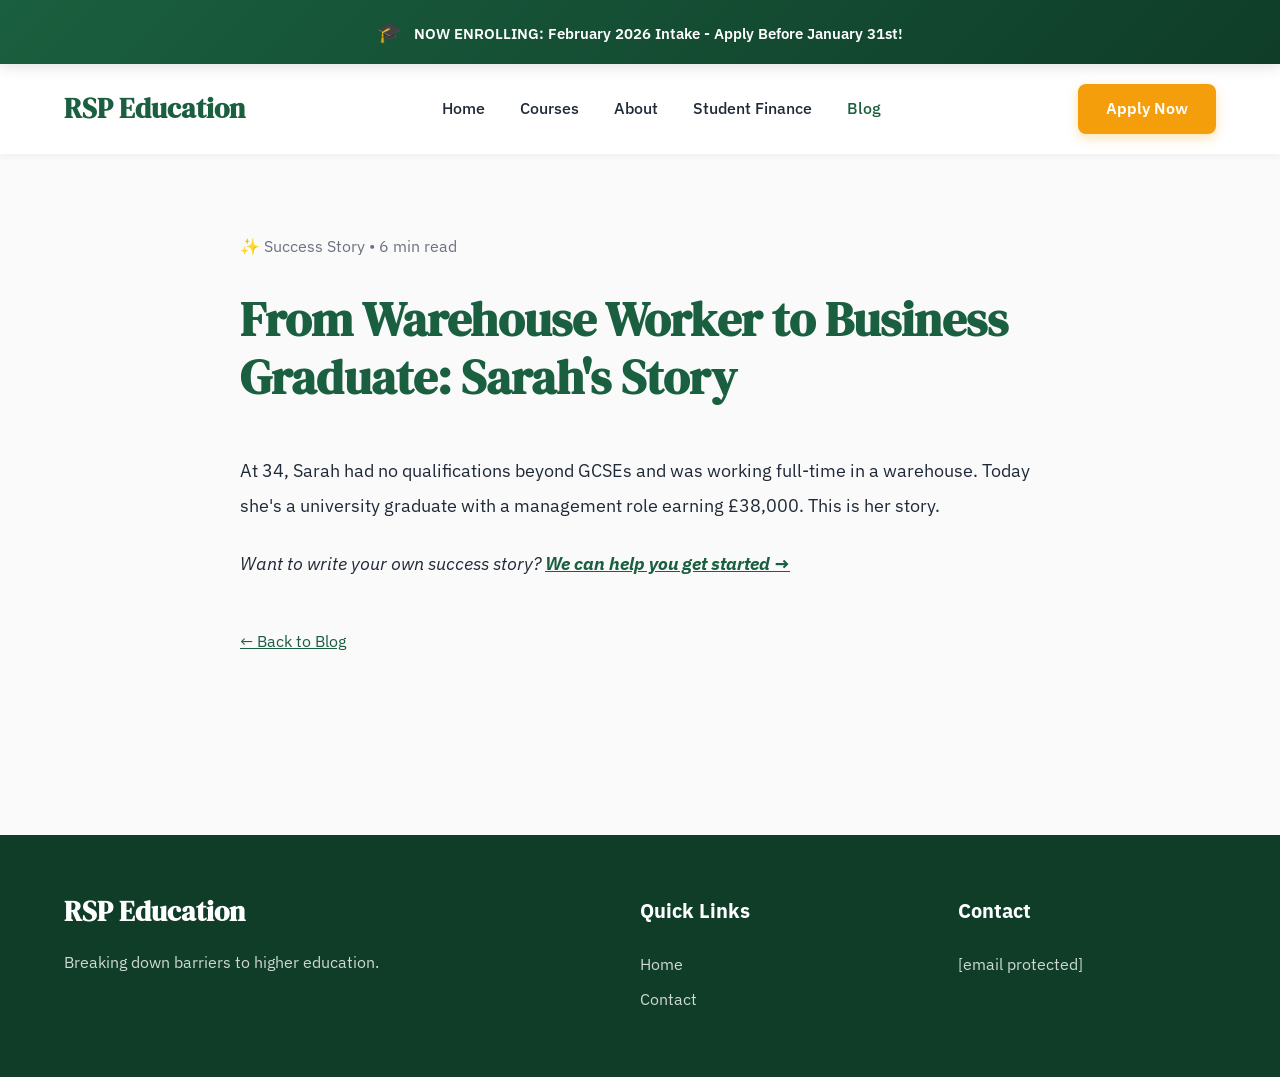
<file: blog/sarah-success-story.html>
<!DOCTYPE html>
<html lang="en">
<head>
    <meta charset="UTF-8">
    <meta name="viewport" content="width=device-width, initial-scale=1.0">
    <title>From Warehouse Worker to Business Graduate: Success Story</title>
    <meta name="description" content="Sarah's inspiring journey from warehouse work to university graduate. How she accessed higher education at 34 without A-Levels.">
    
    <link href="https://fonts.googleapis.com/css2?family=DM+Serif+Display:ital@0;1&family=IBM+Plex+Sans:wght@400;500;600;700&display=swap" rel="stylesheet">
    <link rel="stylesheet" href="../css/style.css">
</head>
<body>
    <div class="urgent-banner">
        <span>🎓</span> NOW ENROLLING: February 2026 Intake - Apply Before January 31st!
    </div>
    
    <header>
        <nav>
            <a href="../index.html" class="logo">RSP Education</a>
            <ul class="nav-links">
                <li><a href="../index.html">Home</a></li>
                <li><a href="../courses.html">Courses</a></li>
                <li><a href="../about.html">About</a></li>
                <li><a href="../student-finance.html">Student Finance</a></li>
                <li><a href="../blog.html" class="active">Blog</a></li>
            </ul>
            <a href="../contact.html" class="cta-btn-header">Apply Now</a>
        </nav>
    </header>
    
    <div class="container">
        <article style="max-width: 800px; margin: 0 auto;">
            <p style="color: var(--text-light); margin-bottom: 32px;">✨ Success Story • 6 min read</p>
            
            <h1 style="font-size: 48px; color: var(--primary); margin-bottom: 48px;">From Warehouse Worker to Business Graduate: Sarah's Story</h1>
            
            <p style="font-size: 18px; line-height: 1.9; margin-bottom: 24px;">
                At 34, Sarah had no qualifications beyond GCSEs and was working full-time in a warehouse. Today she's a university graduate with a management role earning £38,000. This is her story.
            </p>
            
            <p style="font-size: 18px; line-height: 1.9; margin-bottom: 24px;"><em>Want to write your own success story? <a href="../contact.html" style="color: var(--primary); font-weight: 700;">We can help you get started →</a></em></p>
            
            <p style="margin-top: 48px;"><a href="../blog.html" style="color: var(--primary);">← Back to Blog</a></p>
        </article>
    </div>
    
    <footer>
        <div class="footer-content">
            <div class="footer-about">
                <h3>RSP Education</h3>
                <p style="line-height: 1.8; opacity: 0.8;">Breaking down barriers to higher education.</p>
            </div>
            <div class="footer-links">
                <h4>Quick Links</h4>
                <ul>
                    <li><a href="../index.html">Home</a></li>
                    <li><a href="../contact.html">Contact</a></li>
                </ul>
            </div>
            <div class="footer-links">
                <h4>Contact</h4>
                <ul>
                    <li><a href="/cdn-cgi/l/email-protection#7910171f16390b0a091c1d0c1a180d101617571a16570c12"><span class="__cf_email__" data-cfemail="c8a1a6aea788babbb8adacbdaba9bca1a7a6e6aba7e6bda3">[email&#160;protected]</span></a></li>
                </ul>
            </div>
        </div>
</file>
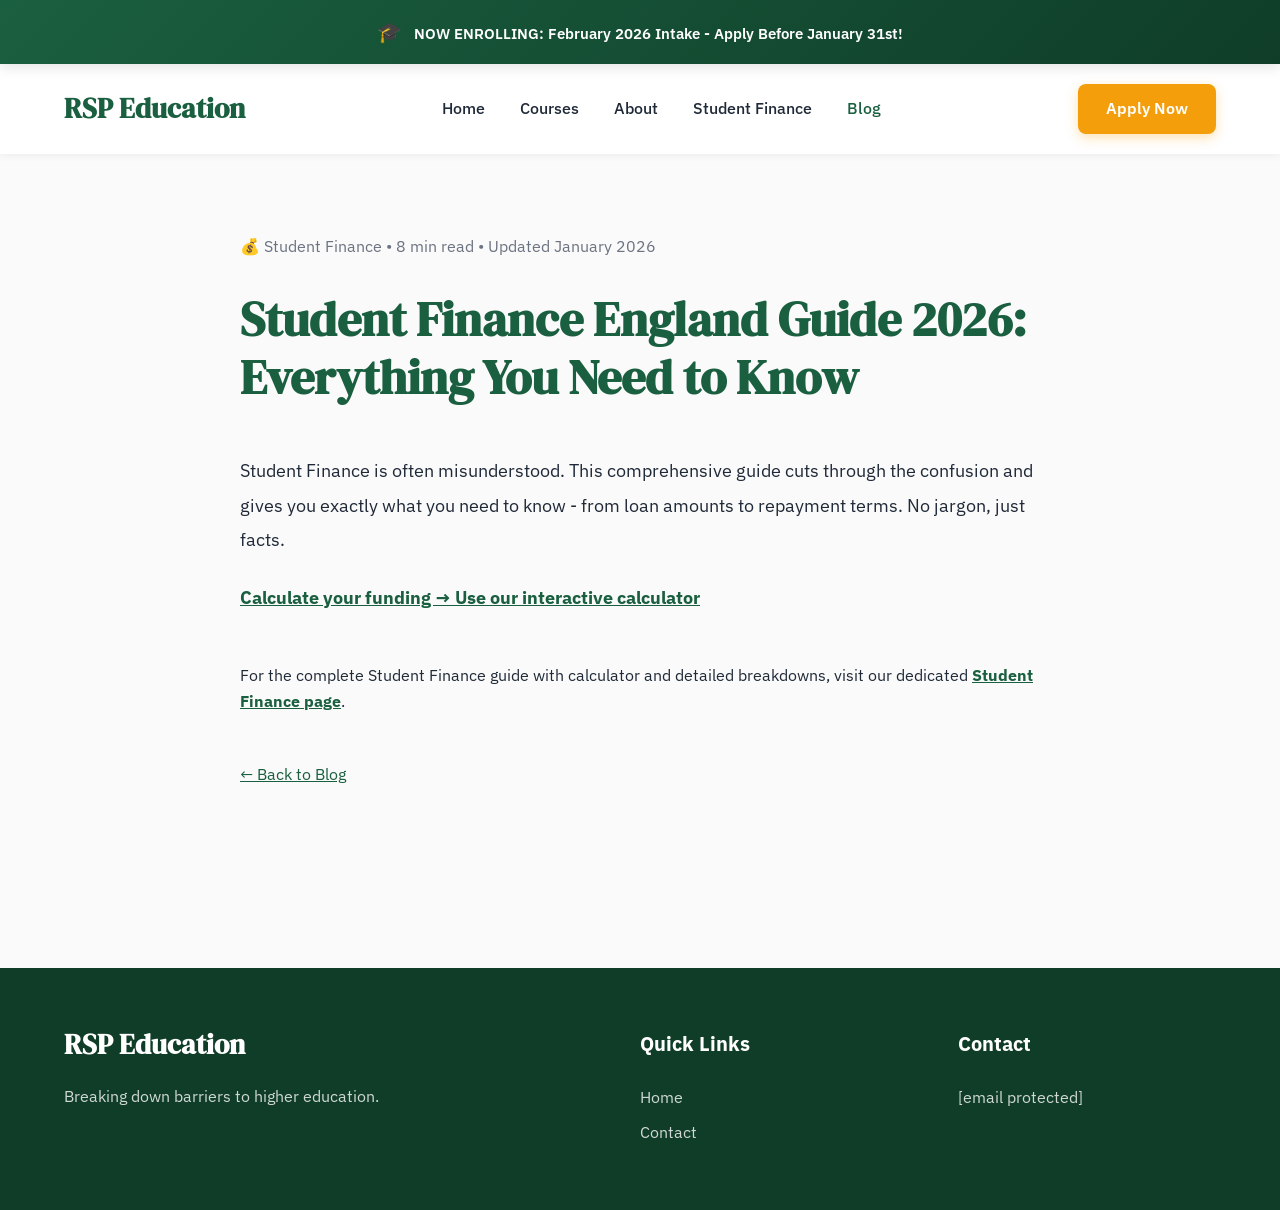
<file: blog/student-finance-guide-2026.html>
<!DOCTYPE html>
<html lang="en">
<head>
    <meta charset="UTF-8">
    <meta name="viewport" content="width=device-width, initial-scale=1.0">
    <title>Student Finance England Guide 2026: Everything You Need to Know</title>
    <meta name="description" content="Complete guide to Student Finance England for 2026. Learn about loan amounts, eligibility, repayment, and how to maximize your funding. Free expert help available.">
    
    <link href="https://fonts.googleapis.com/css2?family=DM+Serif+Display:ital@0;1&family=IBM+Plex+Sans:wght@400;500;600;700&display=swap" rel="stylesheet">
    <link rel="stylesheet" href="../css/style.css">
</head>
<body>
    <div class="urgent-banner">
        <span>🎓</span> NOW ENROLLING: February 2026 Intake - Apply Before January 31st!
    </div>
    
    <header>
        <nav>
            <a href="../index.html" class="logo">RSP Education</a>
            <ul class="nav-links">
                <li><a href="../index.html">Home</a></li>
                <li><a href="../courses.html">Courses</a></li>
                <li><a href="../about.html">About</a></li>
                <li><a href="../student-finance.html">Student Finance</a></li>
                <li><a href="../blog.html" class="active">Blog</a></li>
            </ul>
            <a href="../contact.html" class="cta-btn-header">Apply Now</a>
        </nav>
    </header>
    
    <div class="container">
        <article style="max-width: 800px; margin: 0 auto;">
            <p style="color: var(--text-light); margin-bottom: 32px;">💰 Student Finance • 8 min read • Updated January 2026</p>
            
            <h1 style="font-size: 48px; color: var(--primary); margin-bottom: 48px;">Student Finance England Guide 2026: Everything You Need to Know</h1>
            
            <p style="font-size: 18px; line-height: 1.9; margin-bottom: 24px;">
                Student Finance is often misunderstood. This comprehensive guide cuts through the confusion and gives you exactly what you need to know - from loan amounts to repayment terms. No jargon, just facts.
            </p>
            
            <p style="font-size: 18px; line-height: 1.9; margin-bottom: 48px;"><a href="../student-finance.html" style="color: var(--primary); font-weight: 700;">Calculate your funding → Use our interactive calculator</a></p>
            
            <p>For the complete Student Finance guide with calculator and detailed breakdowns, visit our dedicated <a href="../student-finance.html" style="color: var(--primary); font-weight: 700;">Student Finance page</a>.</p>
            
            <p style="margin-top: 48px;"><a href="../blog.html" style="color: var(--primary);">← Back to Blog</a></p>
        </article>
    </div>
    
    <footer>
        <div class="footer-content">
            <div class="footer-about">
                <h3>RSP Education</h3>
                <p style="line-height: 1.8; opacity: 0.8;">Breaking down barriers to higher education.</p>
            </div>
            <div class="footer-links">
                <h4>Quick Links</h4>
                <ul>
                    <li><a href="../index.html">Home</a></li>
                    <li><a href="../contact.html">Contact</a></li>
                </ul>
            </div>
            <div class="footer-links">
                <h4>Contact</h4>
                <ul>
                    <li><a href="/cdn-cgi/l/email-protection#aec7c0c8c1eedcdddecbcadbcdcfdac7c1c080cdc180dbc5"><span class="__cf_email__" data-cfemail="89e0e7efe6c9fbfaf9ecedfceae8fde0e6e7a7eae6a7fce2">[email&#160;protected]</span></a></li>
                </ul>
            </div>
        </div>
</file>
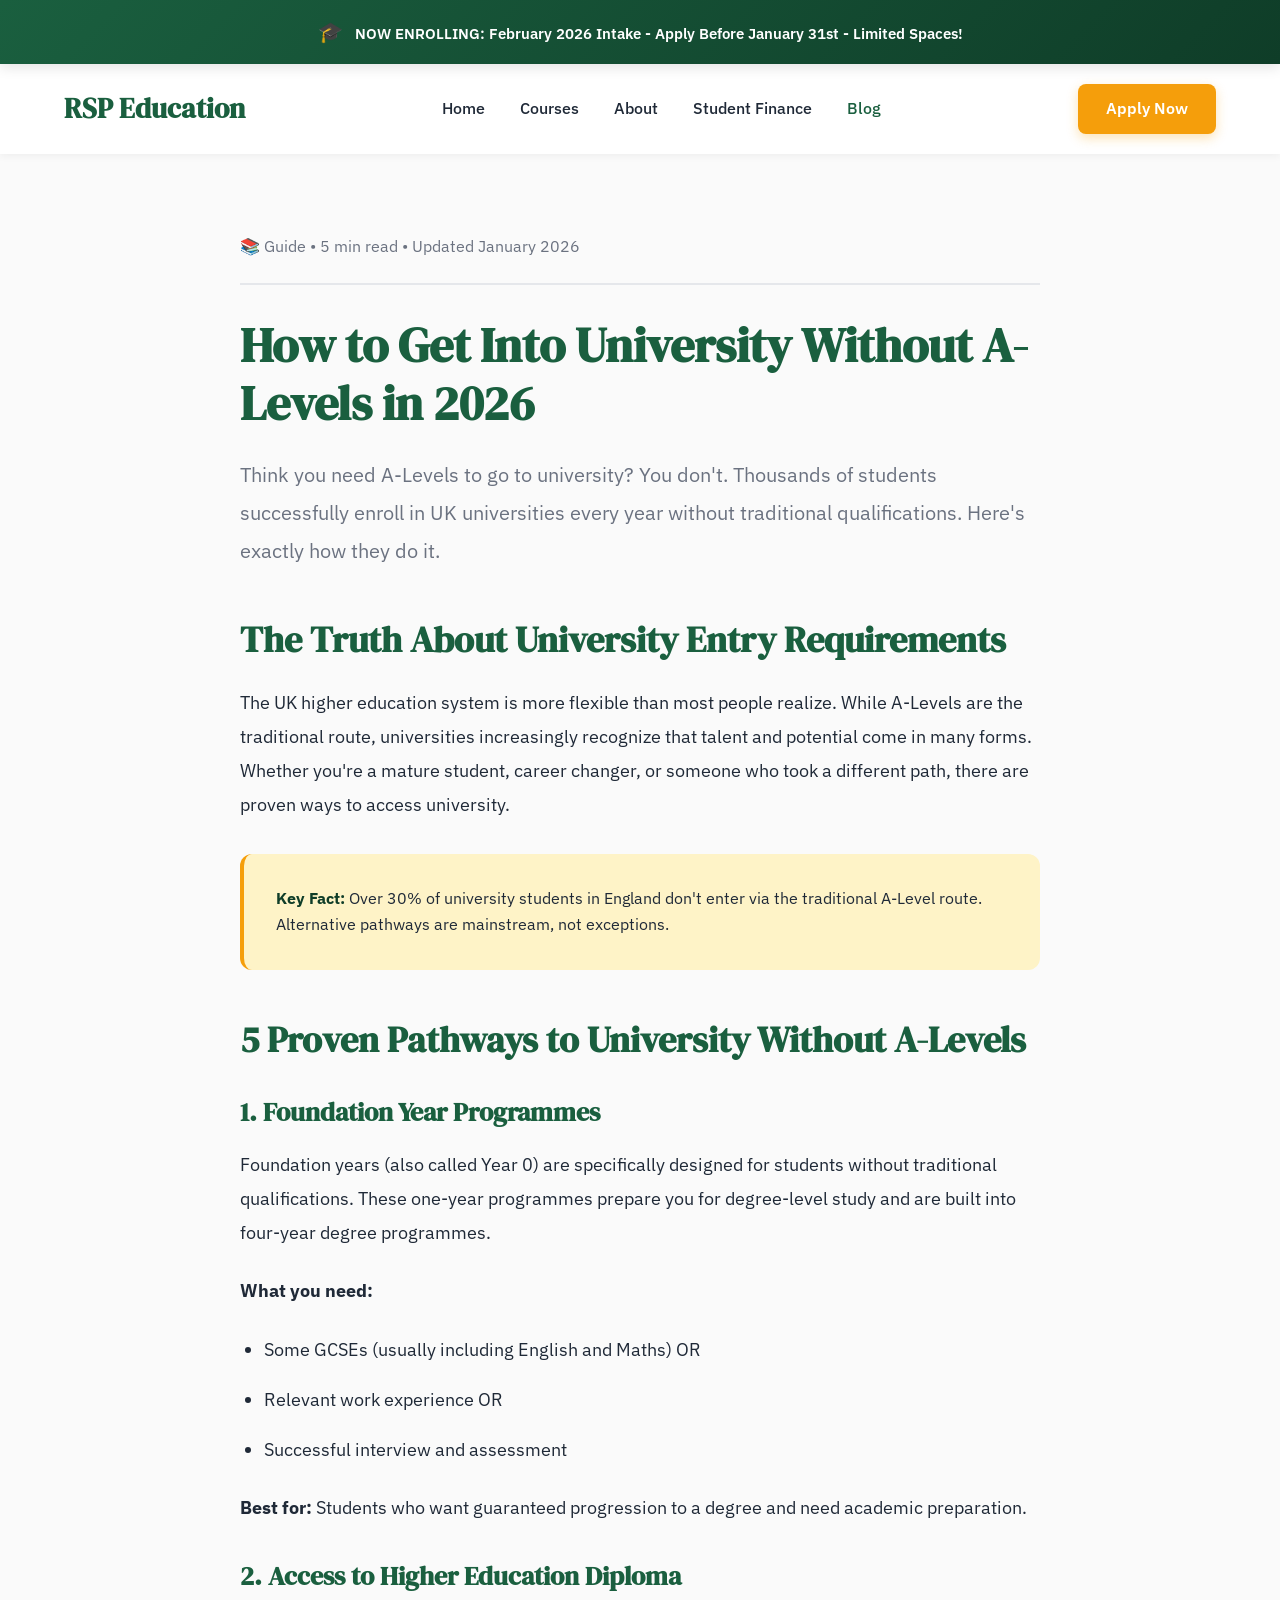
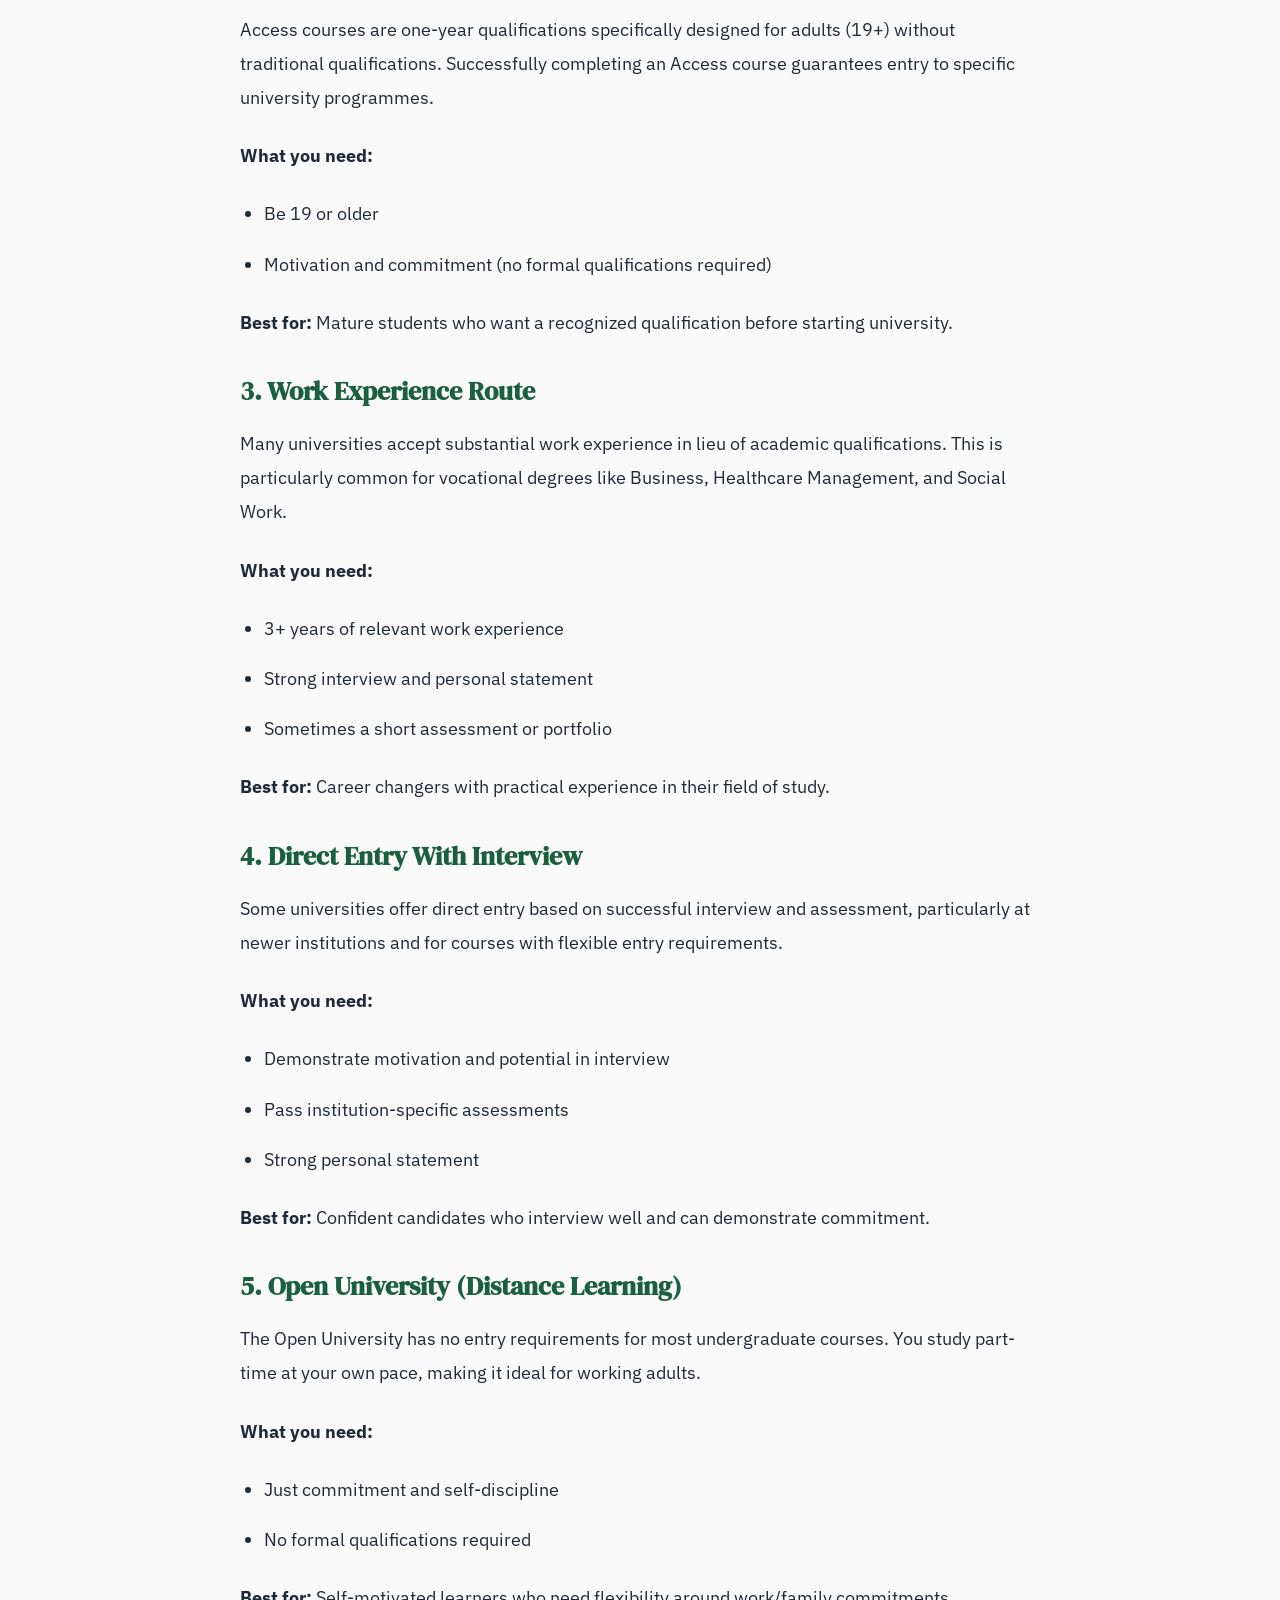
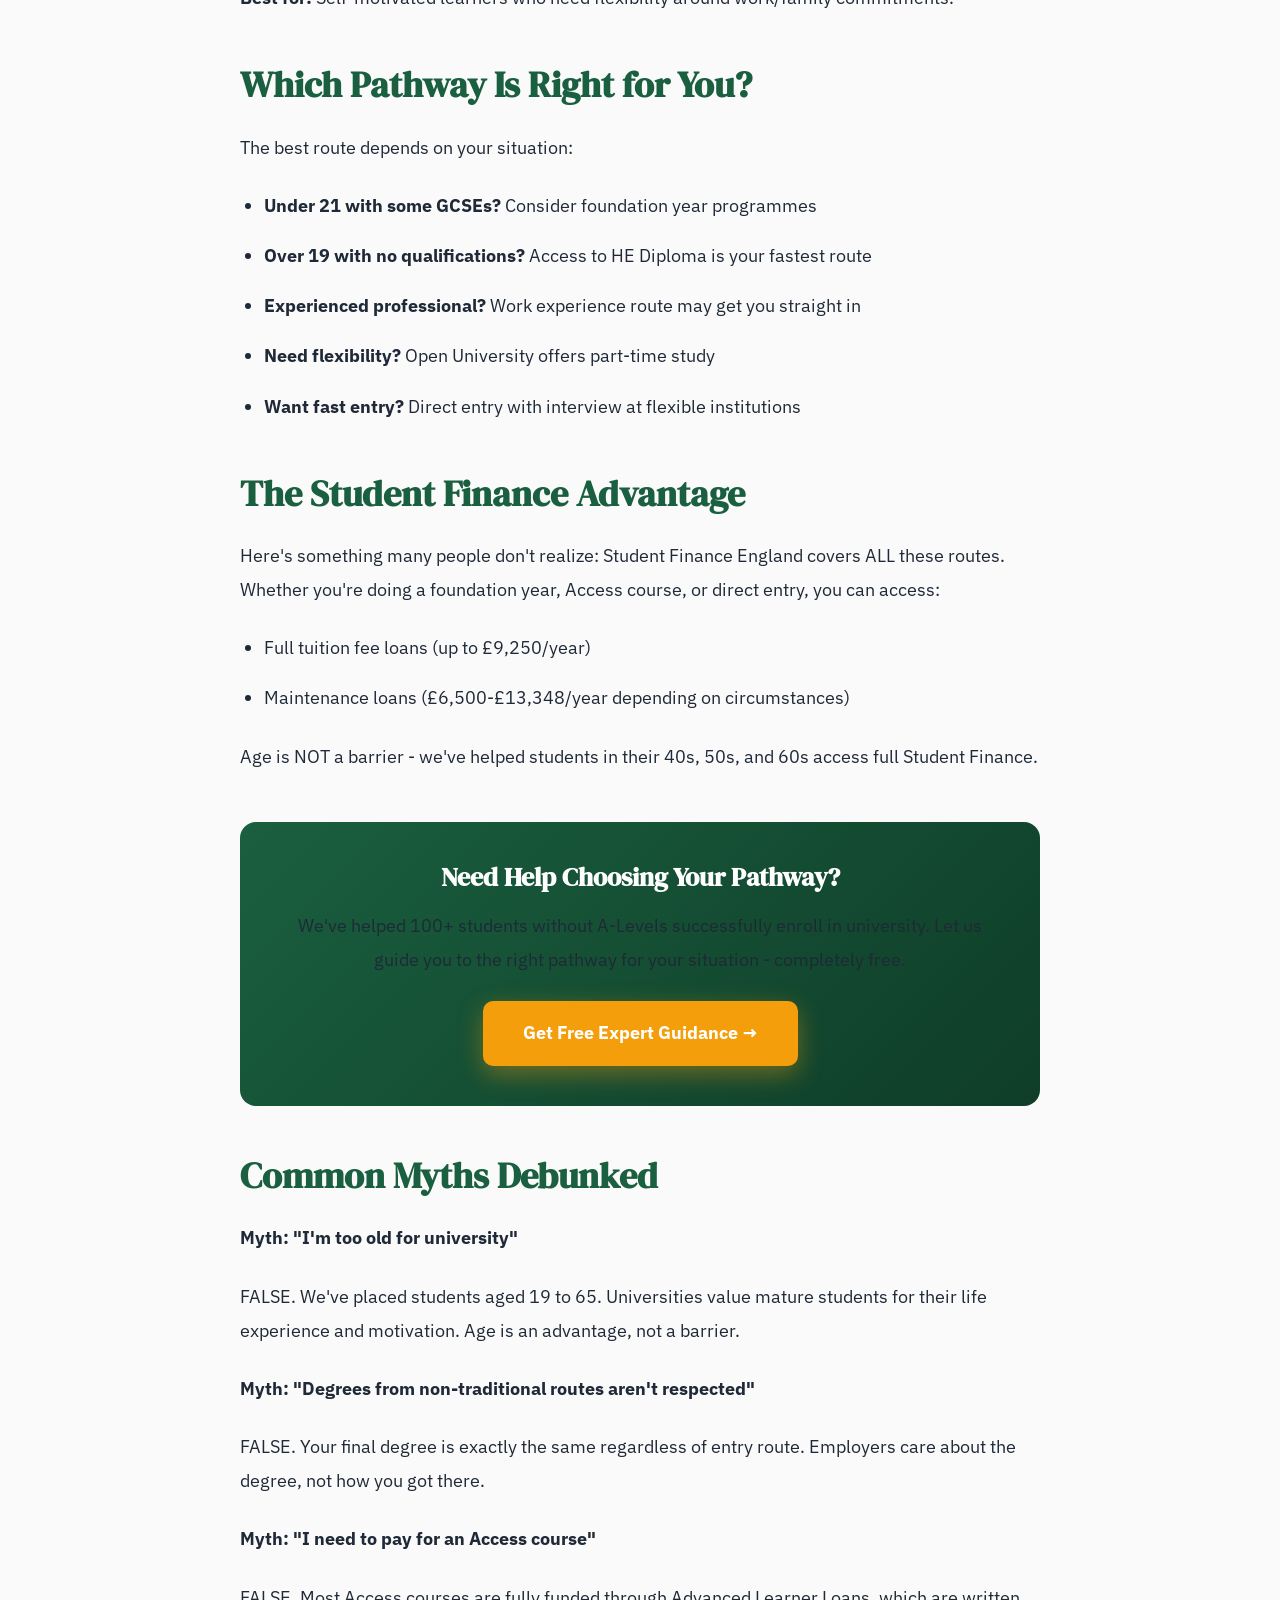
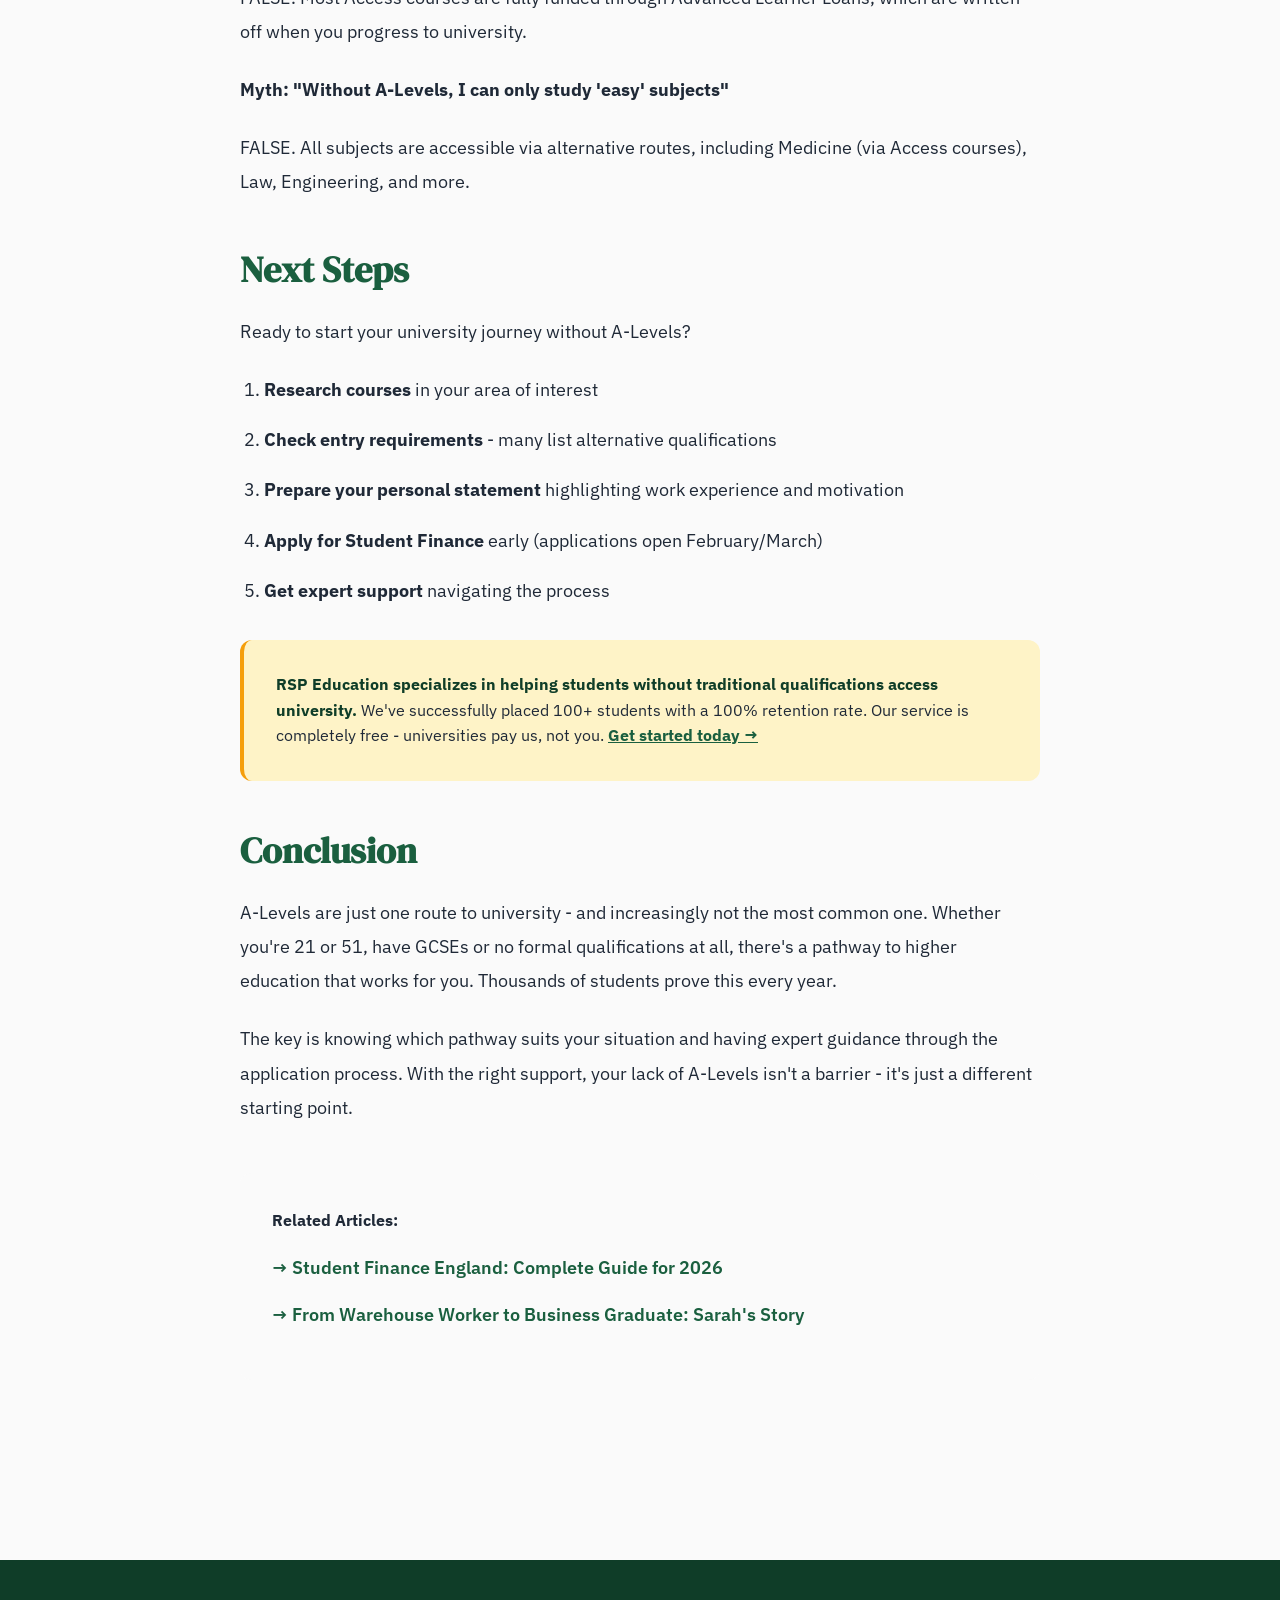
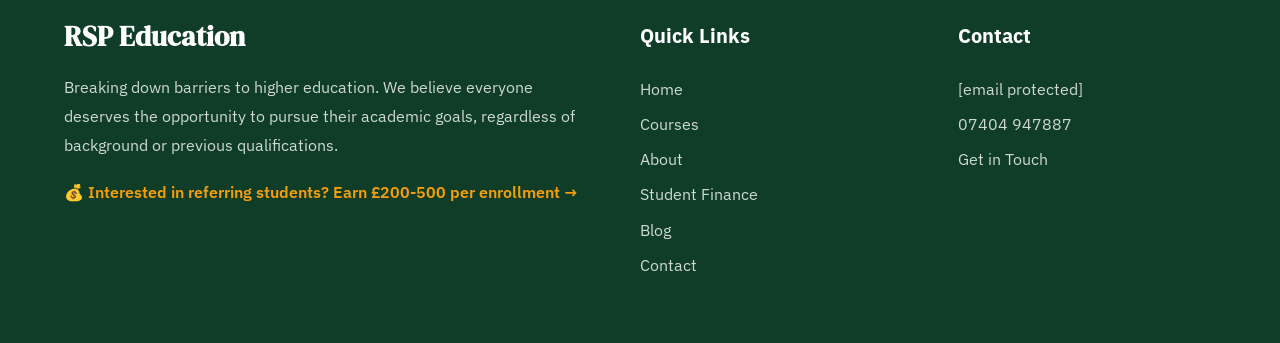
<file: blog/university-without-a-levels.html>
<!DOCTYPE html>
<html lang="en">
<head>
    <meta charset="UTF-8">
    <meta name="viewport" content="width=device-width, initial-scale=1.0">
    <title>How to Get Into University Without A-Levels in 2026 | Complete Guide</title>
    <meta name="description" content="No A-Levels? No problem. Discover 5 proven pathways to university in 2026 including foundation years, work experience routes, and access courses. Free expert help available.">
    
    <link rel="preconnect" href="https://fonts.googleapis.com">
    <link rel="preconnect" href="https://fonts.gstatic.com" crossorigin>
    <link href="https://fonts.googleapis.com/css2?family=DM+Serif+Display:ital@0;1&family=IBM+Plex+Sans:wght@400;500;600;700&display=swap" rel="stylesheet">
    <link rel="stylesheet" href="../css/style.css">
    
    <style>
        .blog-post {
            max-width: 800px;
            margin: 0 auto;
        }
        
        .blog-post h2 {
            font-size: 36px;
            color: var(--primary);
            margin: 48px 0 24px;
        }
        
        .blog-post h3 {
            font-size: 26px;
            color: var(--primary);
            margin: 36px 0 20px;
        }
        
        .blog-post p {
            font-size: 18px;
            line-height: 1.9;
            color: var(--text);
            margin-bottom: 24px;
        }
        
        .blog-post ul, .blog-post ol {
            font-size: 18px;
            line-height: 1.9;
            color: var(--text);
            margin: 24px 0 24px 24px;
        }
        
        .blog-post li {
            margin-bottom: 16px;
        }
        
        .highlight-box {
            background: #fef3c7;
            padding: 32px;
            border-radius: 12px;
            border-left: 4px solid var(--accent);
            margin: 32px 0;
        }
        
        .highlight-box strong {
            color: var(--primary-dark);
        }
        
        .cta-box {
            background: linear-gradient(135deg, var(--primary) 0%, var(--primary-dark) 100%);
            color: white;
            padding: 40px;
            border-radius: 16px;
            margin: 48px 0;
            text-align: center;
        }
        
        .cta-box h3 {
            color: white;
            margin: 0 0 16px 0;
        }
        
        .blog-meta {
            color: var(--text-light);
            margin-bottom: 32px;
            padding-bottom: 24px;
            border-bottom: 2px solid var(--border);
        }
    </style>
</head>
<body>
    <!-- Urgent Banner -->
    <div class="urgent-banner">
        <span>🎓</span> NOW ENROLLING: February 2026 Intake - Apply Before January 31st - Limited Spaces!
    </div>
    
    <!-- Header -->
    <header>
        <nav>
            <a href="../index.html" class="logo">RSP Education</a>
            <ul class="nav-links">
                <li><a href="../index.html">Home</a></li>
                <li><a href="../courses.html">Courses</a></li>
                <li><a href="../about.html">About</a></li>
                <li><a href="../student-finance.html">Student Finance</a></li>
                <li><a href="../blog.html" class="active">Blog</a></li>
            </ul>
            <a href="../contact.html" class="cta-btn-header">Apply Now</a>
        </nav>
    </header>
    
    <!-- Article -->
    <div class="container">
        <article class="blog-post">
            <div class="blog-meta">
                📚 Guide • 5 min read • Updated January 2026
            </div>
            
            <h1 style="font-size: 48px; color: var(--primary); margin-bottom: 24px;">How to Get Into University Without A-Levels in 2026</h1>
            
            <p style="font-size: 20px; color: var(--text-light); margin-bottom: 48px;">
                Think you need A-Levels to go to university? You don't. Thousands of students successfully enroll in UK universities every year without traditional qualifications. Here's exactly how they do it.
            </p>
            
            <h2>The Truth About University Entry Requirements</h2>
            <p>
                The UK higher education system is more flexible than most people realize. While A-Levels are the traditional route, universities increasingly recognize that talent and potential come in many forms. Whether you're a mature student, career changer, or someone who took a different path, there are proven ways to access university.
            </p>
            
            <div class="highlight-box">
                <strong>Key Fact:</strong> Over 30% of university students in England don't enter via the traditional A-Level route. Alternative pathways are mainstream, not exceptions.
            </div>
            
            <h2>5 Proven Pathways to University Without A-Levels</h2>
            
            <h3>1. Foundation Year Programmes</h3>
            <p>
                Foundation years (also called Year 0) are specifically designed for students without traditional qualifications. These one-year programmes prepare you for degree-level study and are built into four-year degree programmes.
            </p>
            <p><strong>What you need:</strong></p>
            <ul>
                <li>Some GCSEs (usually including English and Maths) OR</li>
                <li>Relevant work experience OR</li>
                <li>Successful interview and assessment</li>
            </ul>
            <p><strong>Best for:</strong> Students who want guaranteed progression to a degree and need academic preparation.</p>
            
            <h3>2. Access to Higher Education Diploma</h3>
            <p>
                Access courses are one-year qualifications specifically designed for adults (19+) without traditional qualifications. Successfully completing an Access course guarantees entry to specific university programmes.
            </p>
            <p><strong>What you need:</strong></p>
            <ul>
                <li>Be 19 or older</li>
                <li>Motivation and commitment (no formal qualifications required)</li>
            </ul>
            <p><strong>Best for:</strong> Mature students who want a recognized qualification before starting university.</p>
            
            <h3>3. Work Experience Route</h3>
            <p>
                Many universities accept substantial work experience in lieu of academic qualifications. This is particularly common for vocational degrees like Business, Healthcare Management, and Social Work.
            </p>
            <p><strong>What you need:</strong></p>
            <ul>
                <li>3+ years of relevant work experience</li>
                <li>Strong interview and personal statement</li>
                <li>Sometimes a short assessment or portfolio</li>
            </ul>
            <p><strong>Best for:</strong> Career changers with practical experience in their field of study.</p>
            
            <h3>4. Direct Entry With Interview</h3>
            <p>
                Some universities offer direct entry based on successful interview and assessment, particularly at newer institutions and for courses with flexible entry requirements.
            </p>
            <p><strong>What you need:</strong></p>
            <ul>
                <li>Demonstrate motivation and potential in interview</li>
                <li>Pass institution-specific assessments</li>
                <li>Strong personal statement</li>
            </ul>
            <p><strong>Best for:</strong> Confident candidates who interview well and can demonstrate commitment.</p>
            
            <h3>5. Open University (Distance Learning)</h3>
            <p>
                The Open University has no entry requirements for most undergraduate courses. You study part-time at your own pace, making it ideal for working adults.
            </p>
            <p><strong>What you need:</strong></p>
            <ul>
                <li>Just commitment and self-discipline</li>
                <li>No formal qualifications required</li>
            </ul>
            <p><strong>Best for:</strong> Self-motivated learners who need flexibility around work/family commitments.</p>
            
            <h2>Which Pathway Is Right for You?</h2>
            <p>The best route depends on your situation:</p>
            <ul>
                <li><strong>Under 21 with some GCSEs?</strong> Consider foundation year programmes</li>
                <li><strong>Over 19 with no qualifications?</strong> Access to HE Diploma is your fastest route</li>
                <li><strong>Experienced professional?</strong> Work experience route may get you straight in</li>
                <li><strong>Need flexibility?</strong> Open University offers part-time study</li>
                <li><strong>Want fast entry?</strong> Direct entry with interview at flexible institutions</li>
            </ul>
            
            <h2>The Student Finance Advantage</h2>
            <p>
                Here's something many people don't realize: Student Finance England covers ALL these routes. Whether you're doing a foundation year, Access course, or direct entry, you can access:
            </p>
            <ul>
                <li>Full tuition fee loans (up to £9,250/year)</li>
                <li>Maintenance loans (£6,500-£13,348/year depending on circumstances)</li>
            </ul>
            <p>
                Age is NOT a barrier - we've helped students in their 40s, 50s, and 60s access full Student Finance.
            </p>
            
            <div class="cta-box">
                <h3>Need Help Choosing Your Pathway?</h3>
                <p style="margin-bottom: 24px; opacity: 0.95;">We've helped 100+ students without A-Levels successfully enroll in university. Let us guide you to the right pathway for your situation - completely free.</p>
                <a href="../contact.html" class="btn-primary">Get Free Expert Guidance →</a>
            </div>
            
            <h2>Common Myths Debunked</h2>
            
            <p><strong>Myth: "I'm too old for university"</strong></p>
            <p>FALSE. We've placed students aged 19 to 65. Universities value mature students for their life experience and motivation. Age is an advantage, not a barrier.</p>
            
            <p><strong>Myth: "Degrees from non-traditional routes aren't respected"</strong></p>
            <p>FALSE. Your final degree is exactly the same regardless of entry route. Employers care about the degree, not how you got there.</p>
            
            <p><strong>Myth: "I need to pay for an Access course"</strong></p>
            <p>FALSE. Most Access courses are fully funded through Advanced Learner Loans, which are written off when you progress to university.</p>
            
            <p><strong>Myth: "Without A-Levels, I can only study 'easy' subjects"</strong></p>
            <p>FALSE. All subjects are accessible via alternative routes, including Medicine (via Access courses), Law, Engineering, and more.</p>
            
            <h2>Next Steps</h2>
            <p>Ready to start your university journey without A-Levels?</p>
            <ol>
                <li><strong>Research courses</strong> in your area of interest</li>
                <li><strong>Check entry requirements</strong> - many list alternative qualifications</li>
                <li><strong>Prepare your personal statement</strong> highlighting work experience and motivation</li>
                <li><strong>Apply for Student Finance</strong> early (applications open February/March)</li>
                <li><strong>Get expert support</strong> navigating the process</li>
            </ol>
            
            <div class="highlight-box">
                <strong>RSP Education specializes in helping students without traditional qualifications access university.</strong> We've successfully placed 100+ students with a 100% retention rate. Our service is completely free - universities pay us, not you. <a href="../contact.html" style="color: var(--primary); font-weight: 700;">Get started today →</a>
            </div>
            
            <h2>Conclusion</h2>
            <p>
                A-Levels are just one route to university - and increasingly not the most common one. Whether you're 21 or 51, have GCSEs or no formal qualifications at all, there's a pathway to higher education that works for you. Thousands of students prove this every year.
            </p>
            <p>
                The key is knowing which pathway suits your situation and having expert guidance through the application process. With the right support, your lack of A-Levels isn't a barrier - it's just a different starting point.
            </p>
            
            <div style="background: var(--bg); padding: 32px; border-radius: 12px; margin-top: 48px;">
                <p style="font-size: 16px; margin-bottom: 16px;"><strong>Related Articles:</strong></p>
                <ul style="list-style: none; margin: 0; padding: 0;">
                    <li style="margin-bottom: 12px;"><a href="student-finance-guide-2026.html" style="color: var(--primary); text-decoration: none; font-weight: 600;">→ Student Finance England: Complete Guide for 2026</a></li>
                    <li><a href="sarah-success-story.html" style="color: var(--primary); text-decoration: none; font-weight: 600;">→ From Warehouse Worker to Business Graduate: Sarah's Story</a></li>
                </ul>
            </div>
        </article>
    </div>
    
    <!-- Footer -->
    <footer>
        <div class="footer-content">
            <div class="footer-about">
                <h3>RSP Education</h3>
                <p style="line-height: 1.8; opacity: 0.8;">
                    Breaking down barriers to higher education. We believe everyone deserves the opportunity 
                    to pursue their academic goals, regardless of background or previous qualifications.
                </p>
                <p style="margin-top: 20px; font-weight: 600;">
                    💰 <a href="../referral-partners.html" style="color: var(--accent); text-decoration: none;">Interested in referring students? Earn £200-500 per enrollment →</a>
                </p>
            </div>
            
            <div class="footer-links">
                <h4>Quick Links</h4>
                <ul>
                    <li><a href="../index.html">Home</a></li>
                    <li><a href="../courses.html">Courses</a></li>
                    <li><a href="../about.html">About</a></li>
                    <li><a href="../student-finance.html">Student Finance</a></li>
                    <li><a href="../blog.html">Blog</a></li>
                    <li><a href="../contact.html">Contact</a></li>
                </ul>
            </div>
            
            <div class="footer-links">
                <h4>Contact</h4>
                <ul>
                    <li><a href="/cdn-cgi/l/email-protection#c2abaca4ad82b0b1b2a7a6b7a1a3b6abadaceca1adecb7a9"><span class="__cf_email__" data-cfemail="046d6a626b447677746160716765706d6b6a2a676b2a716f">[email&#160;protected]</span></a></li>
                    <li><a href="tel:+447404947887">07404 947887</a></li>
                    <li><a href="../contact.html">Get in Touch</a></li>
                </ul>
            </div>
        </div>
</file>
<file: css/style.css>
:root {
    --primary: #1a5f3f;
    --primary-dark: #0f3d28;
    --accent: #f59e0b;
    --text: #1f2937;
    --text-light: #6b7280;
    --bg: #fafafa;
    --white: #ffffff;
    --border: #e5e7eb;
    --success: #10b981;
}

* {
    margin: 0;
    padding: 0;
    box-sizing: border-box;
}

body {
    font-family: 'IBM Plex Sans', sans-serif;
    color: var(--text);
    line-height: 1.6;
    background: var(--bg);
    overflow-x: hidden;
}

h1, h2, h3 {
    font-family: 'DM Serif Display', serif;
    line-height: 1.2;
}

/* Urgent Banner */
.urgent-banner {
    background: linear-gradient(135deg, var(--primary) 0%, var(--primary-dark) 100%);
    color: white;
    padding: 16px 20px;
    text-align: center;
    font-weight: 600;
    font-size: 15px;
    position: sticky;
    top: 0;
    z-index: 1000;
    box-shadow: 0 4px 12px rgba(0,0,0,0.1);
}

.urgent-banner span {
    font-size: 20px;
    margin-right: 8px;
}

/* Header */
header {
    background: white;
    padding: 20px 5%;
    box-shadow: 0 2px 8px rgba(0,0,0,0.05);
    position: sticky;
    top: 50px;
    z-index: 999;
}

nav {
    display: flex;
    justify-content: space-between;
    align-items: center;
    max-width: 1400px;
    margin: 0 auto;
}

.logo {
    font-size: 28px;
    font-weight: 700;
    color: var(--primary);
    font-family: 'DM Serif Display', serif;
    text-decoration: none;
}

.nav-links {
    display: flex;
    gap: 35px;
    list-style: none;
}

.nav-links a {
    text-decoration: none;
    color: var(--text);
    font-weight: 500;
    transition: color 0.3s;
}

.nav-links a:hover,
.nav-links a.active {
    color: var(--primary);
}

.cta-btn-header {
    background: var(--accent);
    color: white;
    padding: 12px 28px;
    border-radius: 8px;
    text-decoration: none;
    font-weight: 600;
    transition: all 0.3s;
    box-shadow: 0 4px 12px rgba(245, 158, 11, 0.3);
}

.cta-btn-header:hover {
    transform: translateY(-2px);
    box-shadow: 0 6px 20px rgba(245, 158, 11, 0.4);
}

/* Page Header */
.page-header {
    background: linear-gradient(135deg, var(--primary) 0%, var(--primary-dark) 100%);
    color: white;
    padding: 80px 5% 60px;
    text-align: center;
}

.page-header h1 {
    font-size: 58px;
    margin-bottom: 20px;
}

.page-header p {
    font-size: 20px;
    max-width: 800px;
    margin: 0 auto;
    opacity: 0.95;
}

/* Main Content Container */
.container {
    max-width: 1400px;
    margin: 0 auto;
    padding: 80px 5%;
}

.content-wrapper {
    max-width: 900px;
    margin: 0 auto;
}

/* Buttons */
.btn-primary {
    background: var(--accent);
    color: white;
    padding: 18px 40px;
    border-radius: 10px;
    text-decoration: none;
    font-weight: 700;
    font-size: 18px;
    transition: all 0.3s;
    box-shadow: 0 8px 24px rgba(245, 158, 11, 0.4);
    display: inline-block;
}

.btn-primary:hover {
    transform: translateY(-3px);
    box-shadow: 0 12px 32px rgba(245, 158, 11, 0.5);
}

.btn-secondary {
    background: white;
    color: var(--primary);
    padding: 18px 40px;
    border-radius: 10px;
    text-decoration: none;
    font-weight: 700;
    font-size: 18px;
    transition: all 0.3s;
    border: 2px solid var(--primary);
    display: inline-block;
}

.btn-secondary:hover {
    background: var(--primary);
    color: white;
}

/* Section Title */
.section-title {
    font-size: 48px;
    text-align: center;
    margin-bottom: 60px;
    color: var(--primary);
}

/* Cards */
.card {
    background: white;
    padding: 40px;
    border-radius: 16px;
    box-shadow: 0 4px 16px rgba(0,0,0,0.08);
    margin-bottom: 30px;
}

/* Footer */
footer {
    background: var(--primary-dark);
    color: white;
    padding: 60px 5%;
    margin-top: 100px;
}

.footer-content {
    max-width: 1400px;
    margin: 0 auto;
    display: grid;
    grid-template-columns: 2fr 1fr 1fr;
    gap: 60px;
}

.footer-about h3 {
    font-size: 28px;
    margin-bottom: 20px;
}

.footer-links h4 {
    font-size: 20px;
    margin-bottom: 20px;
}

.footer-links ul {
    list-style: none;
}

.footer-links a {
    color: rgba(255,255,255,0.8);
    text-decoration: none;
    line-height: 2.2;
    transition: color 0.3s;
}

.footer-links a:hover {
    color: white;
}

.footer-bottom {
    text-align: center;
    margin-top: 60px;
    padding-top: 30px;
    border-top: 1px solid rgba(255,255,255,0.2);
    color: rgba(255,255,255,0.7);
}

/* Responsive */
@media (max-width: 968px) {
    .nav-links {
        display: none;
    }
    
    .page-header h1 {
        font-size: 42px;
    }
    
    .footer-content {
        grid-template-columns: 1fr;
    }
}
</file>
